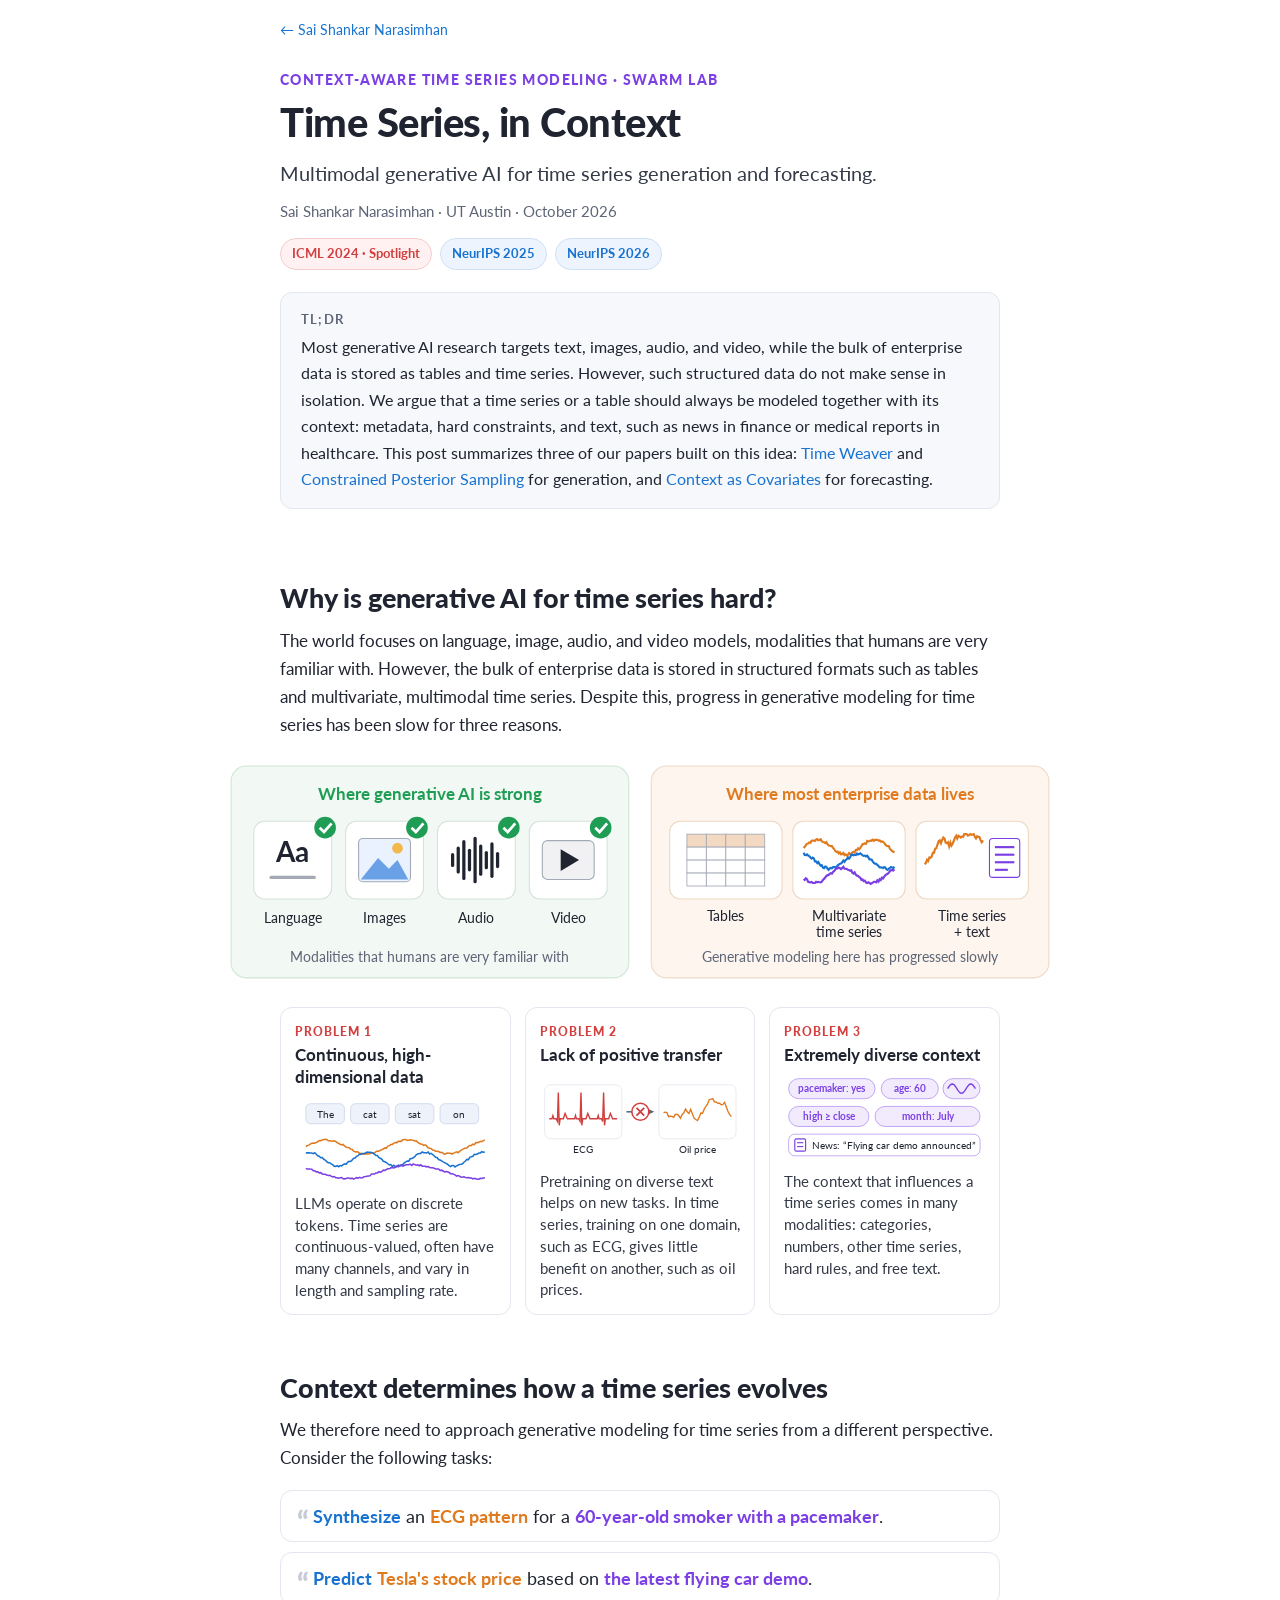
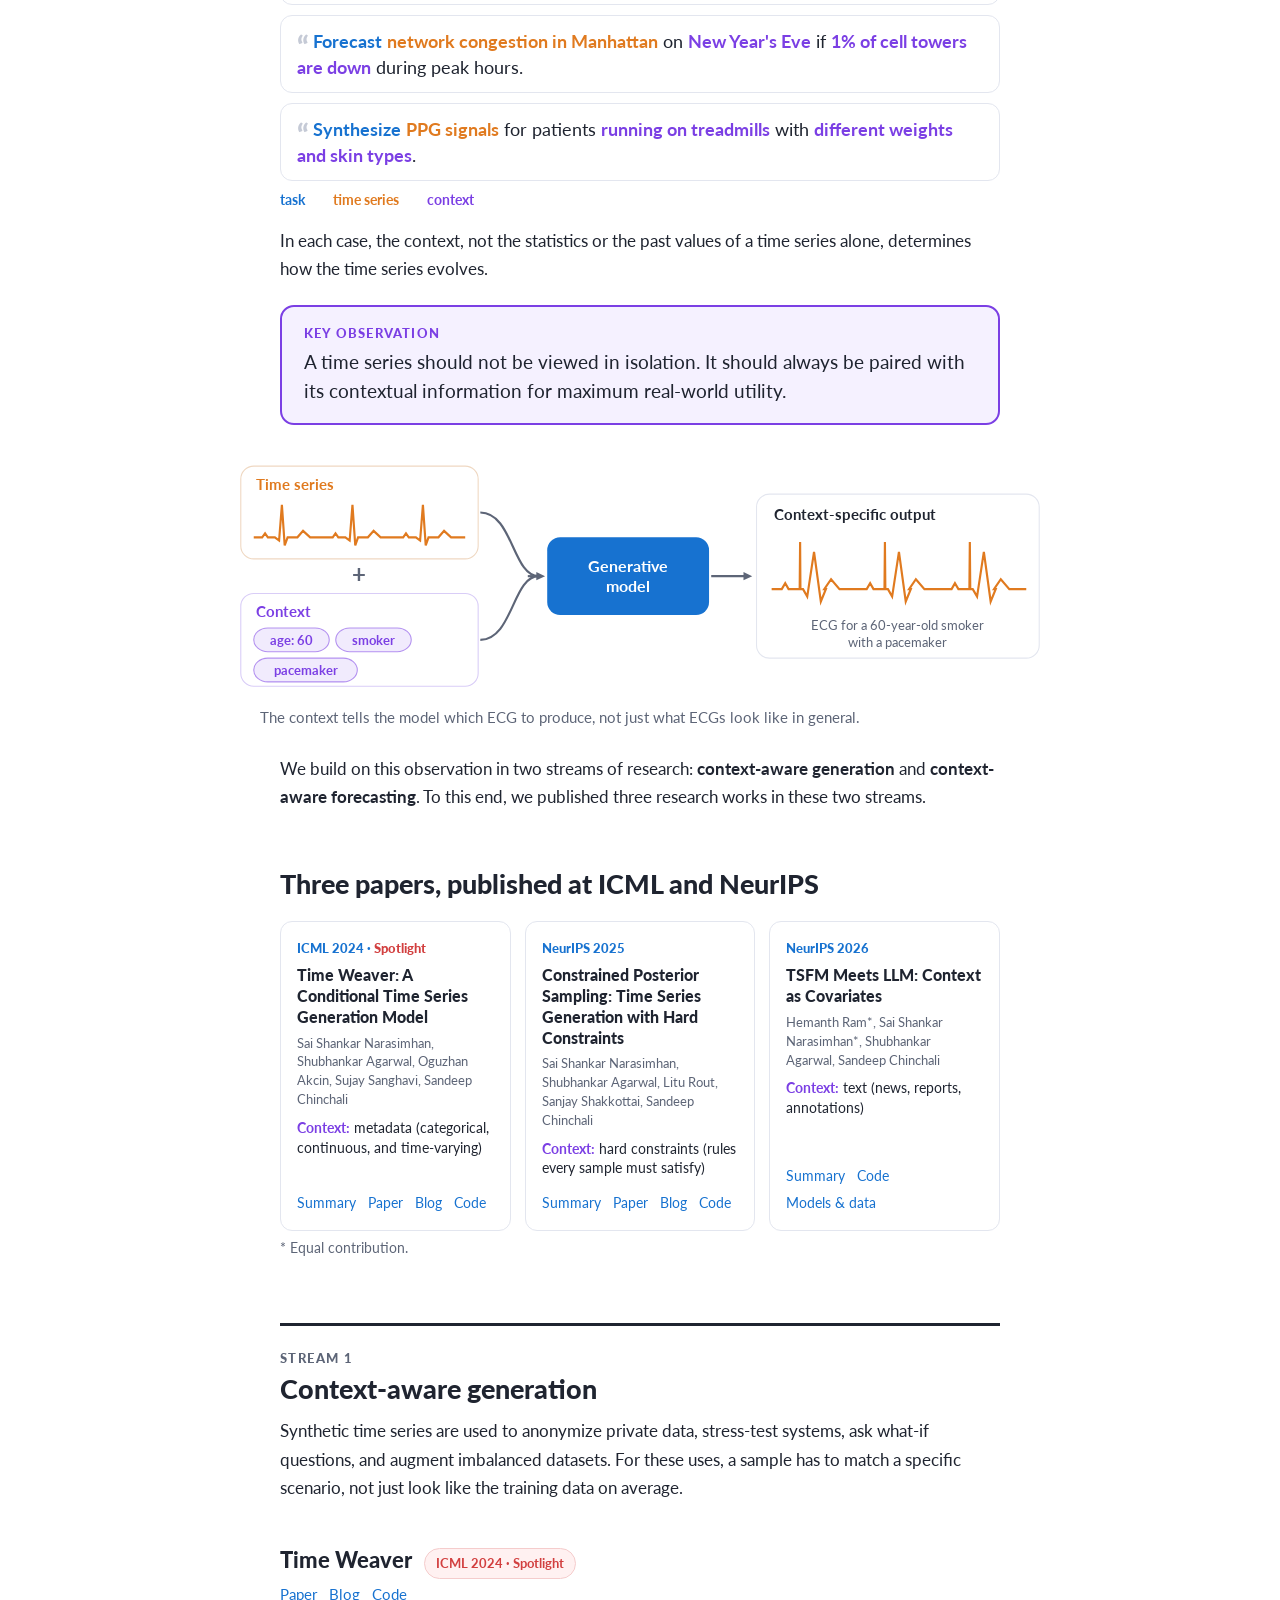
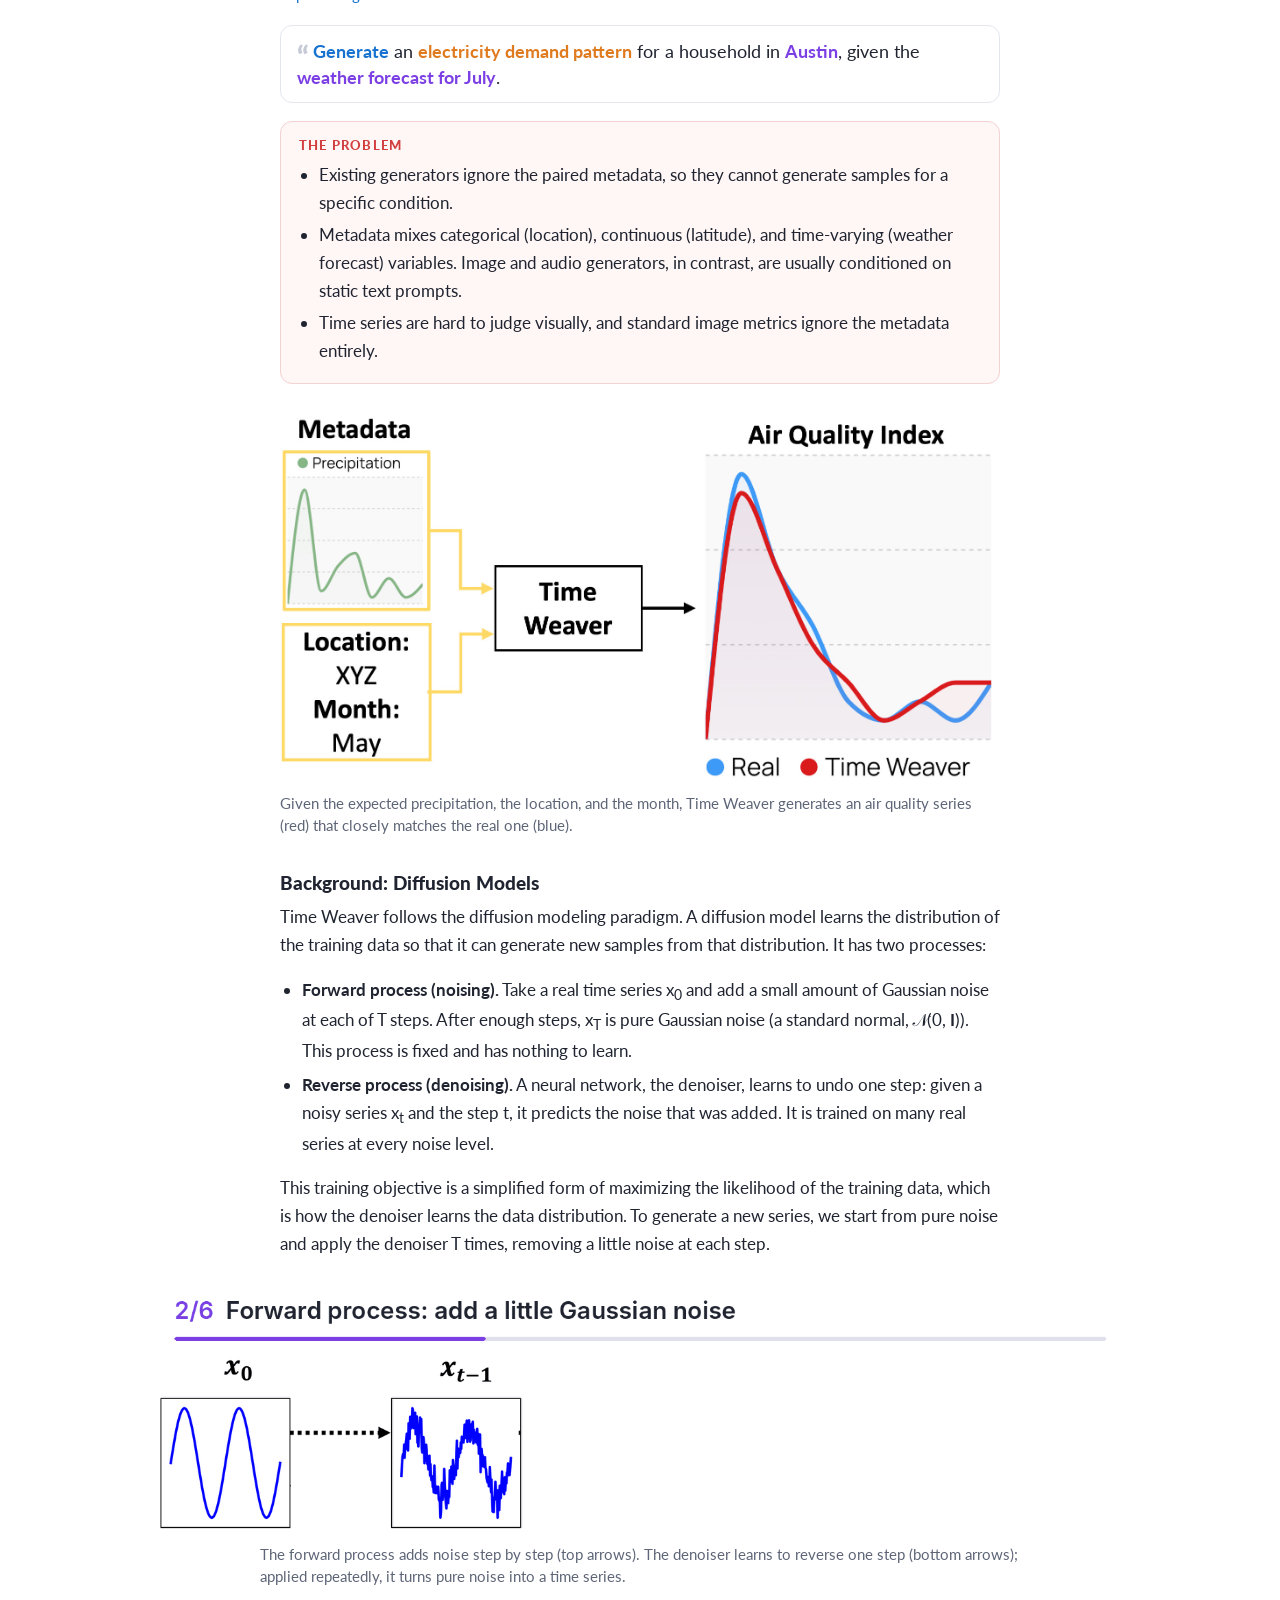
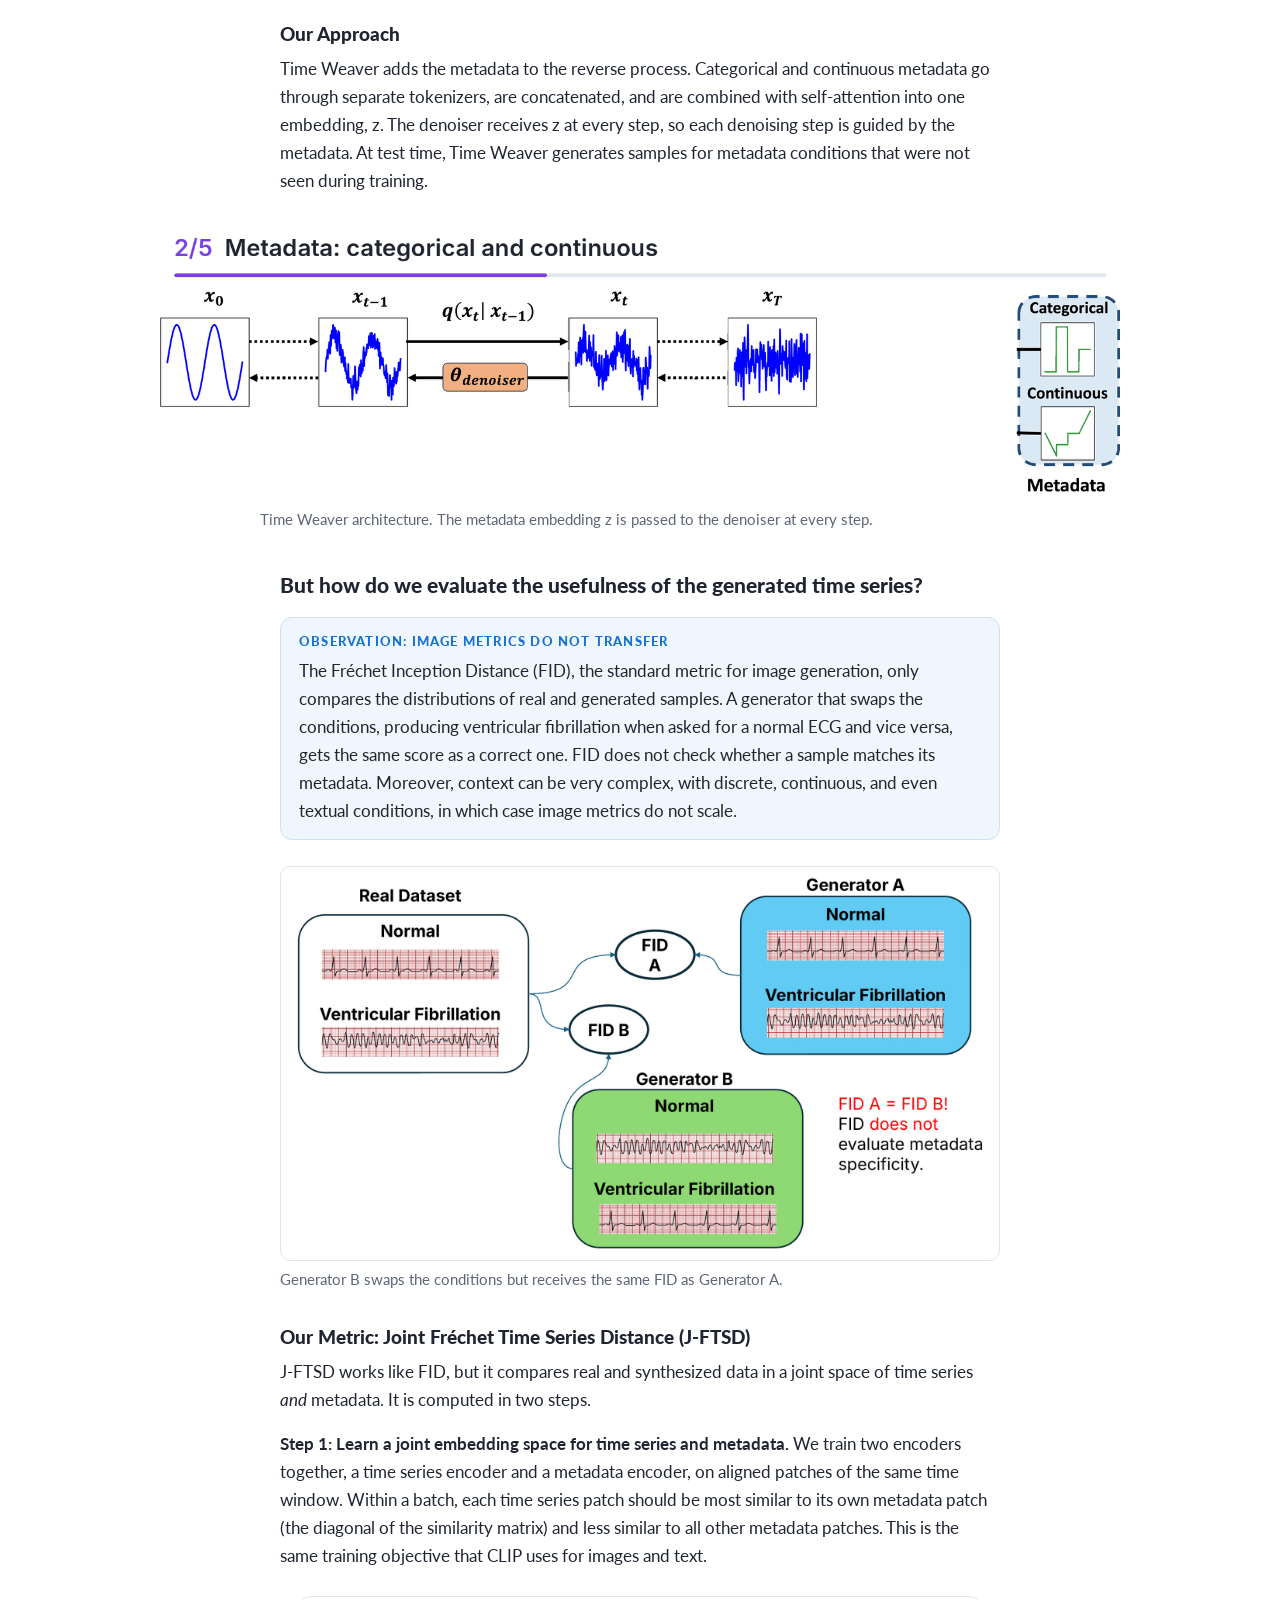
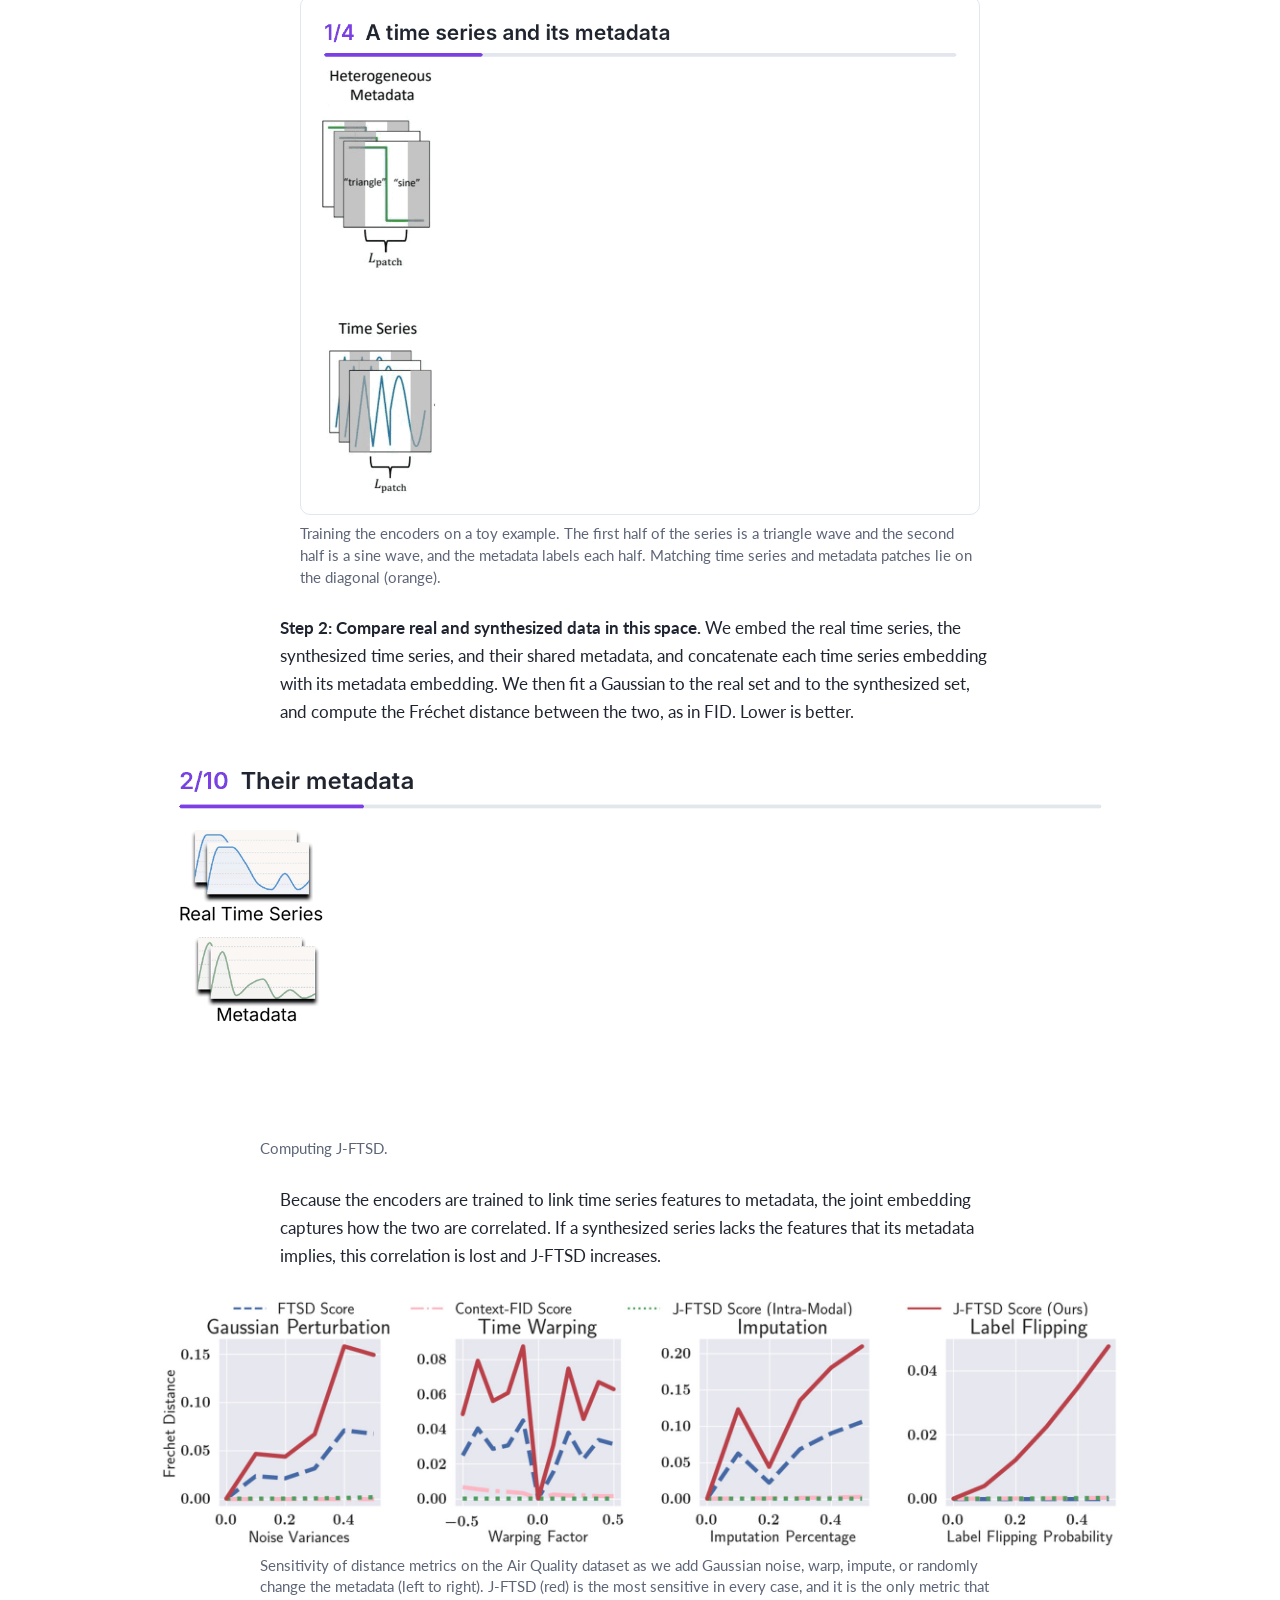
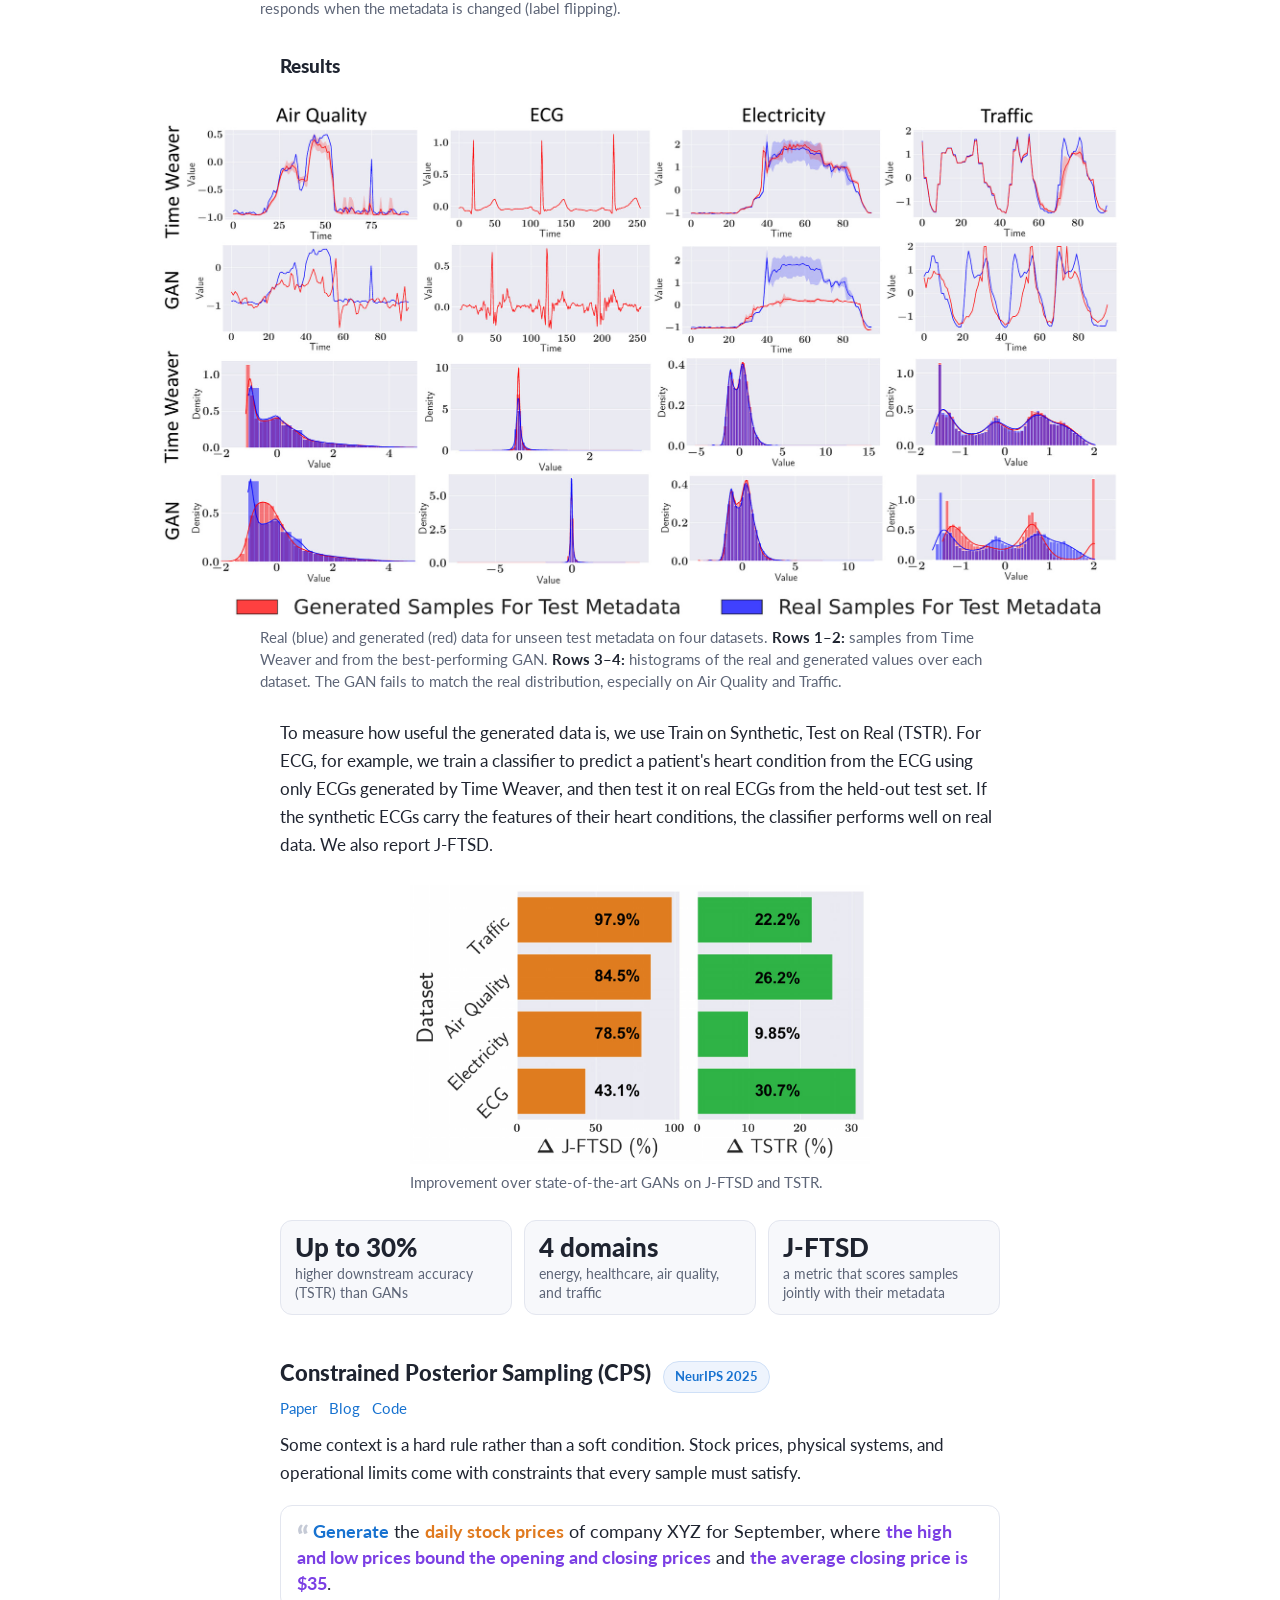
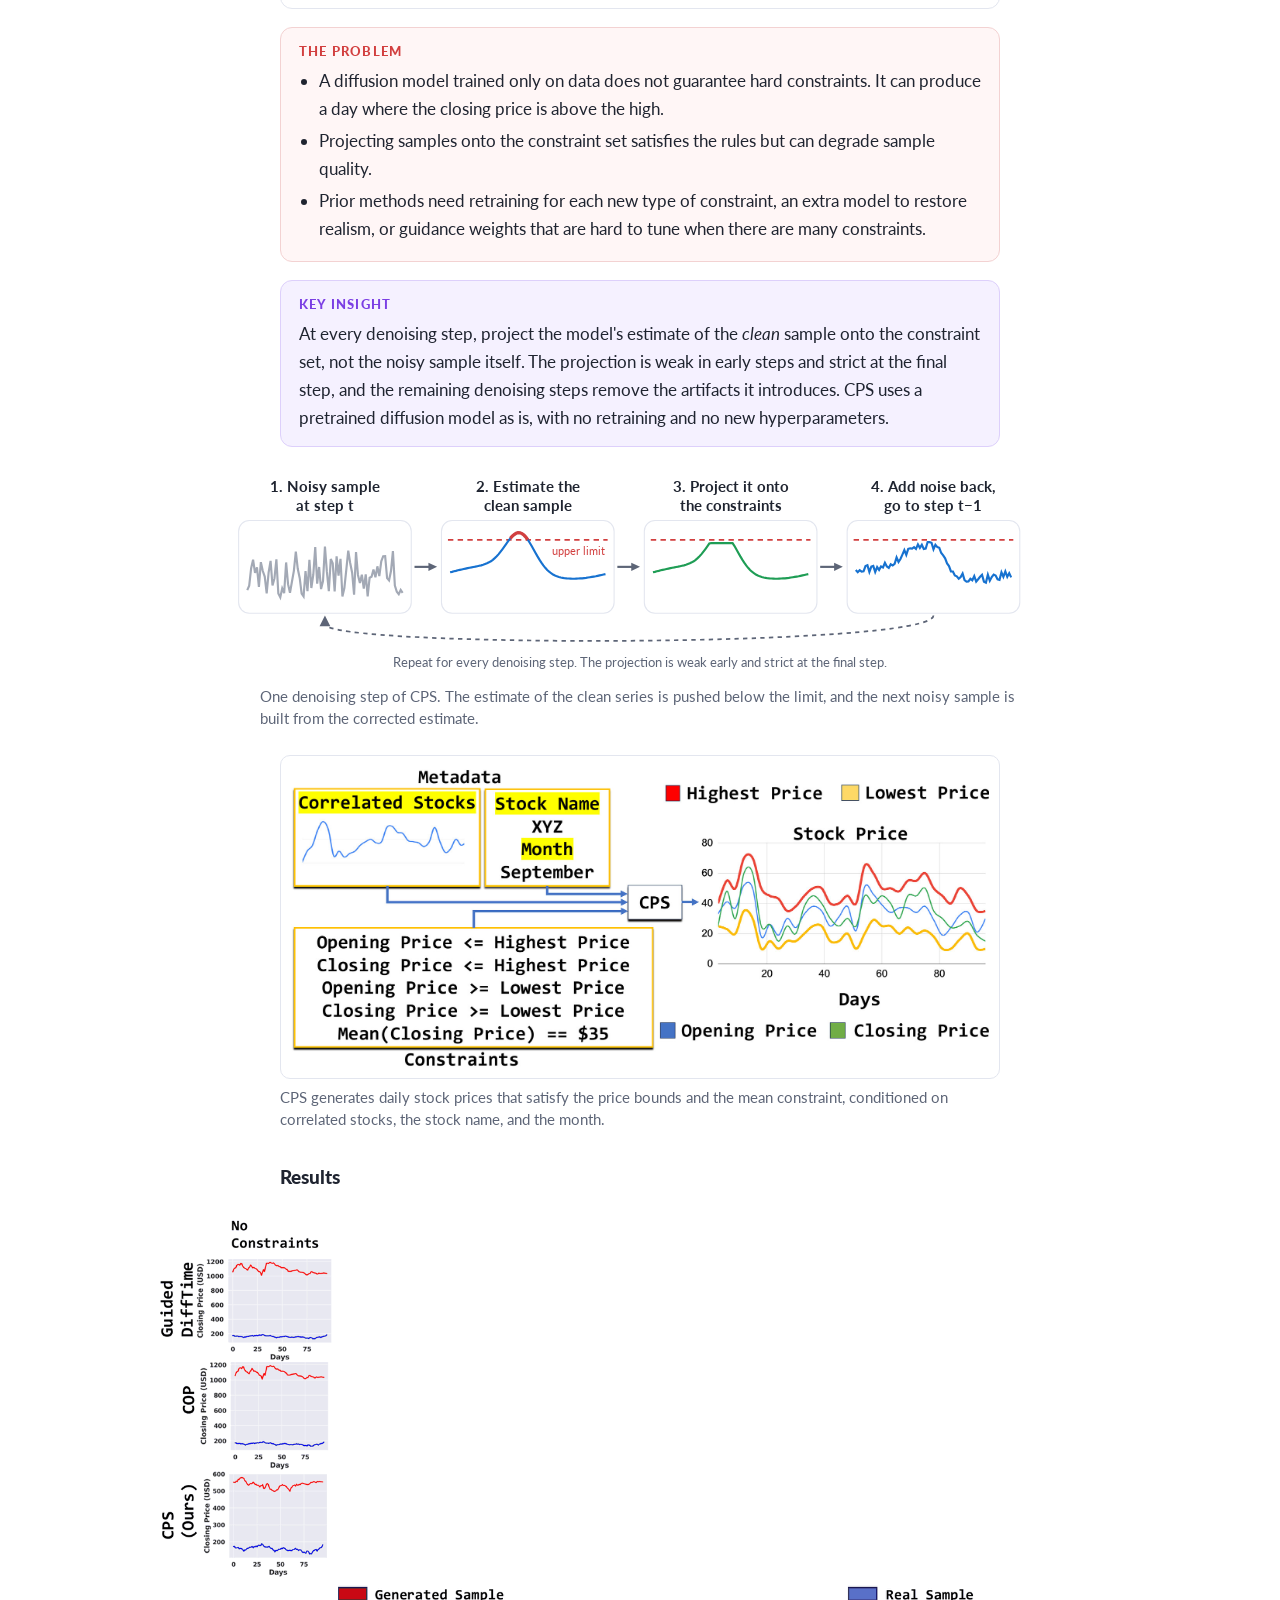
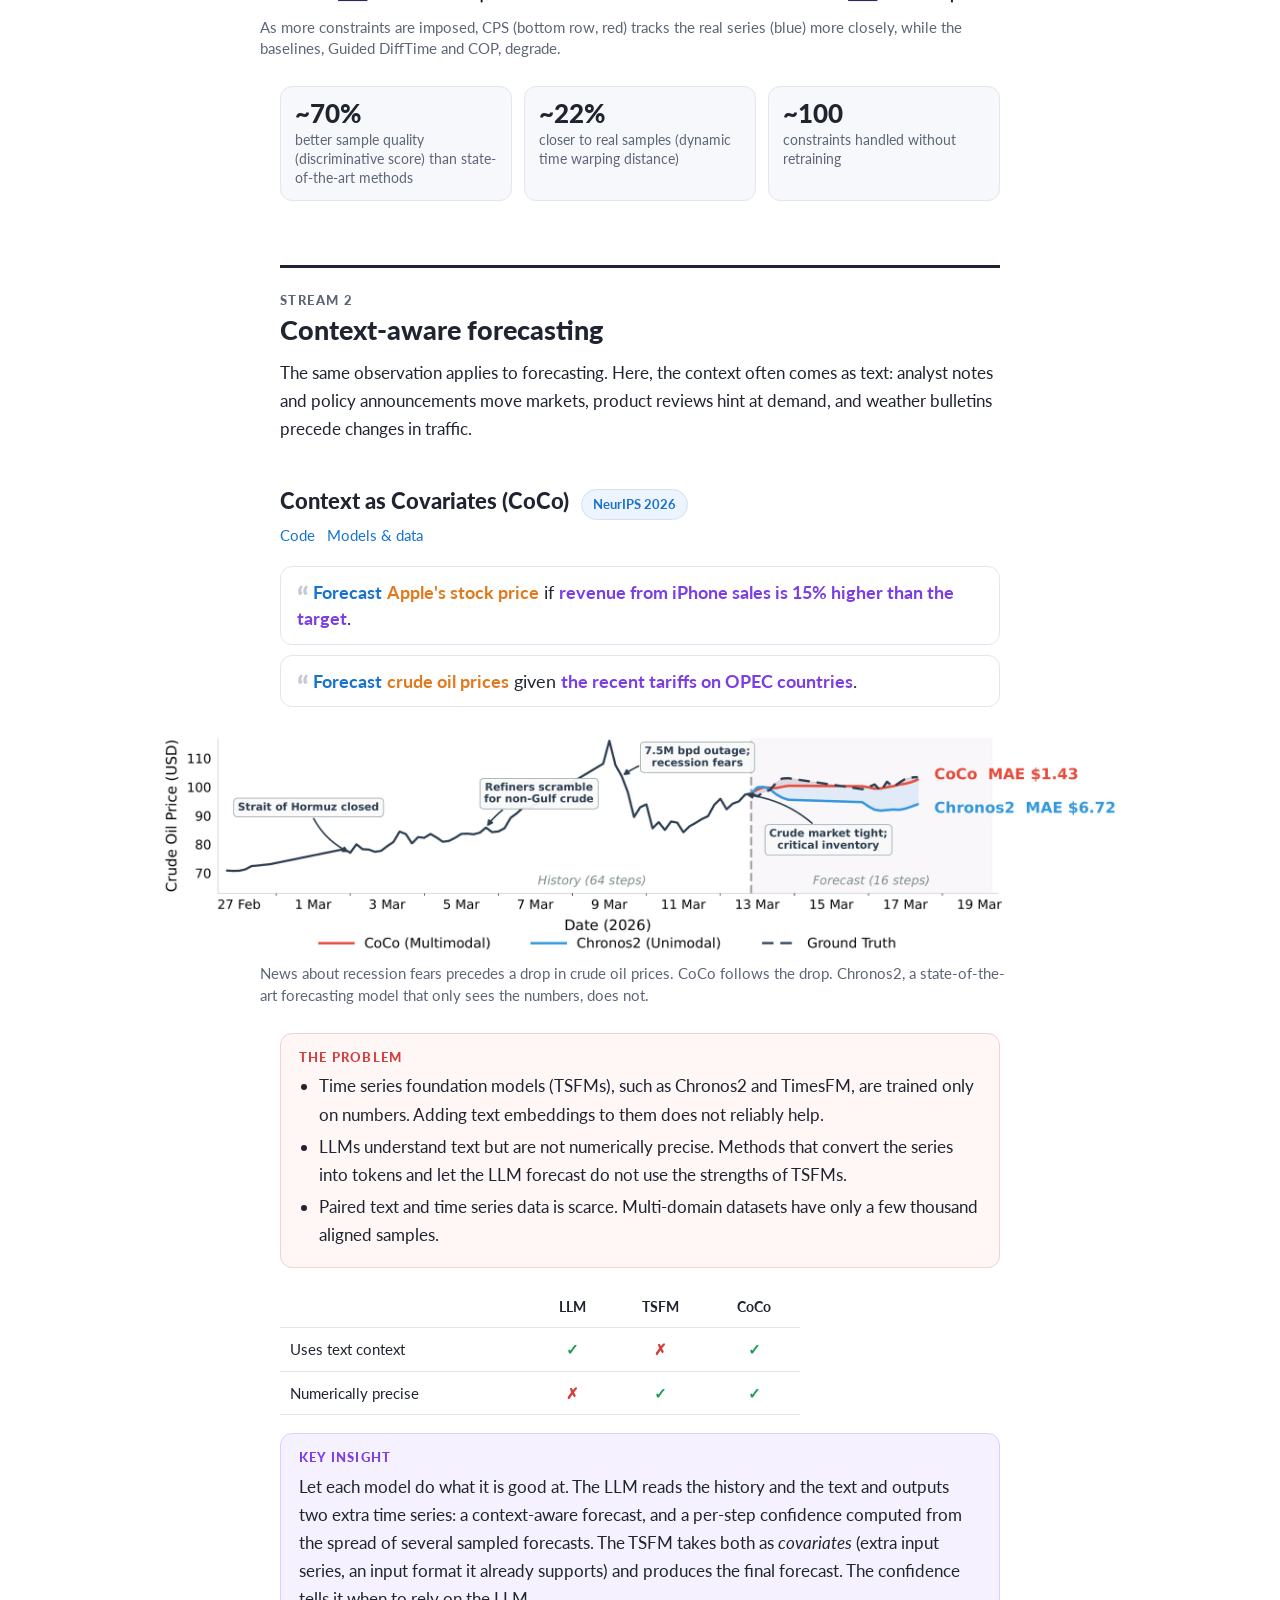
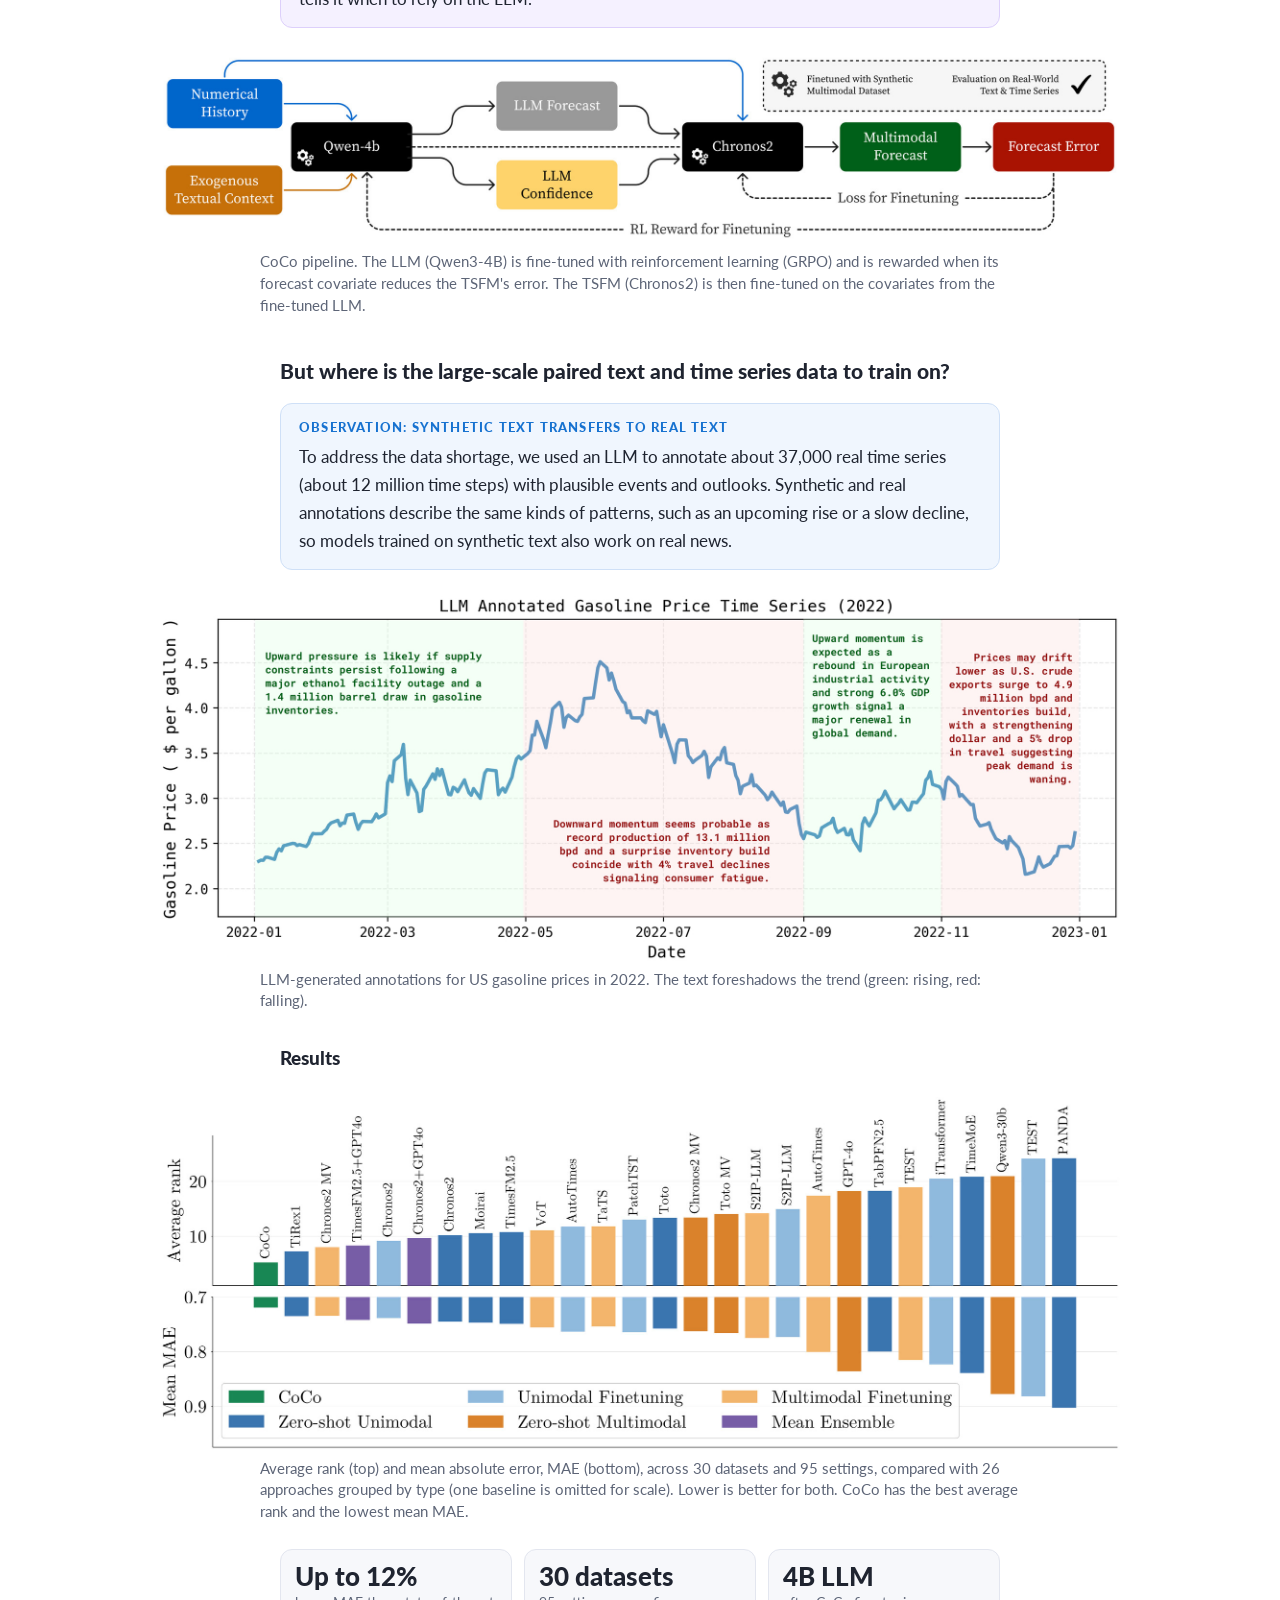
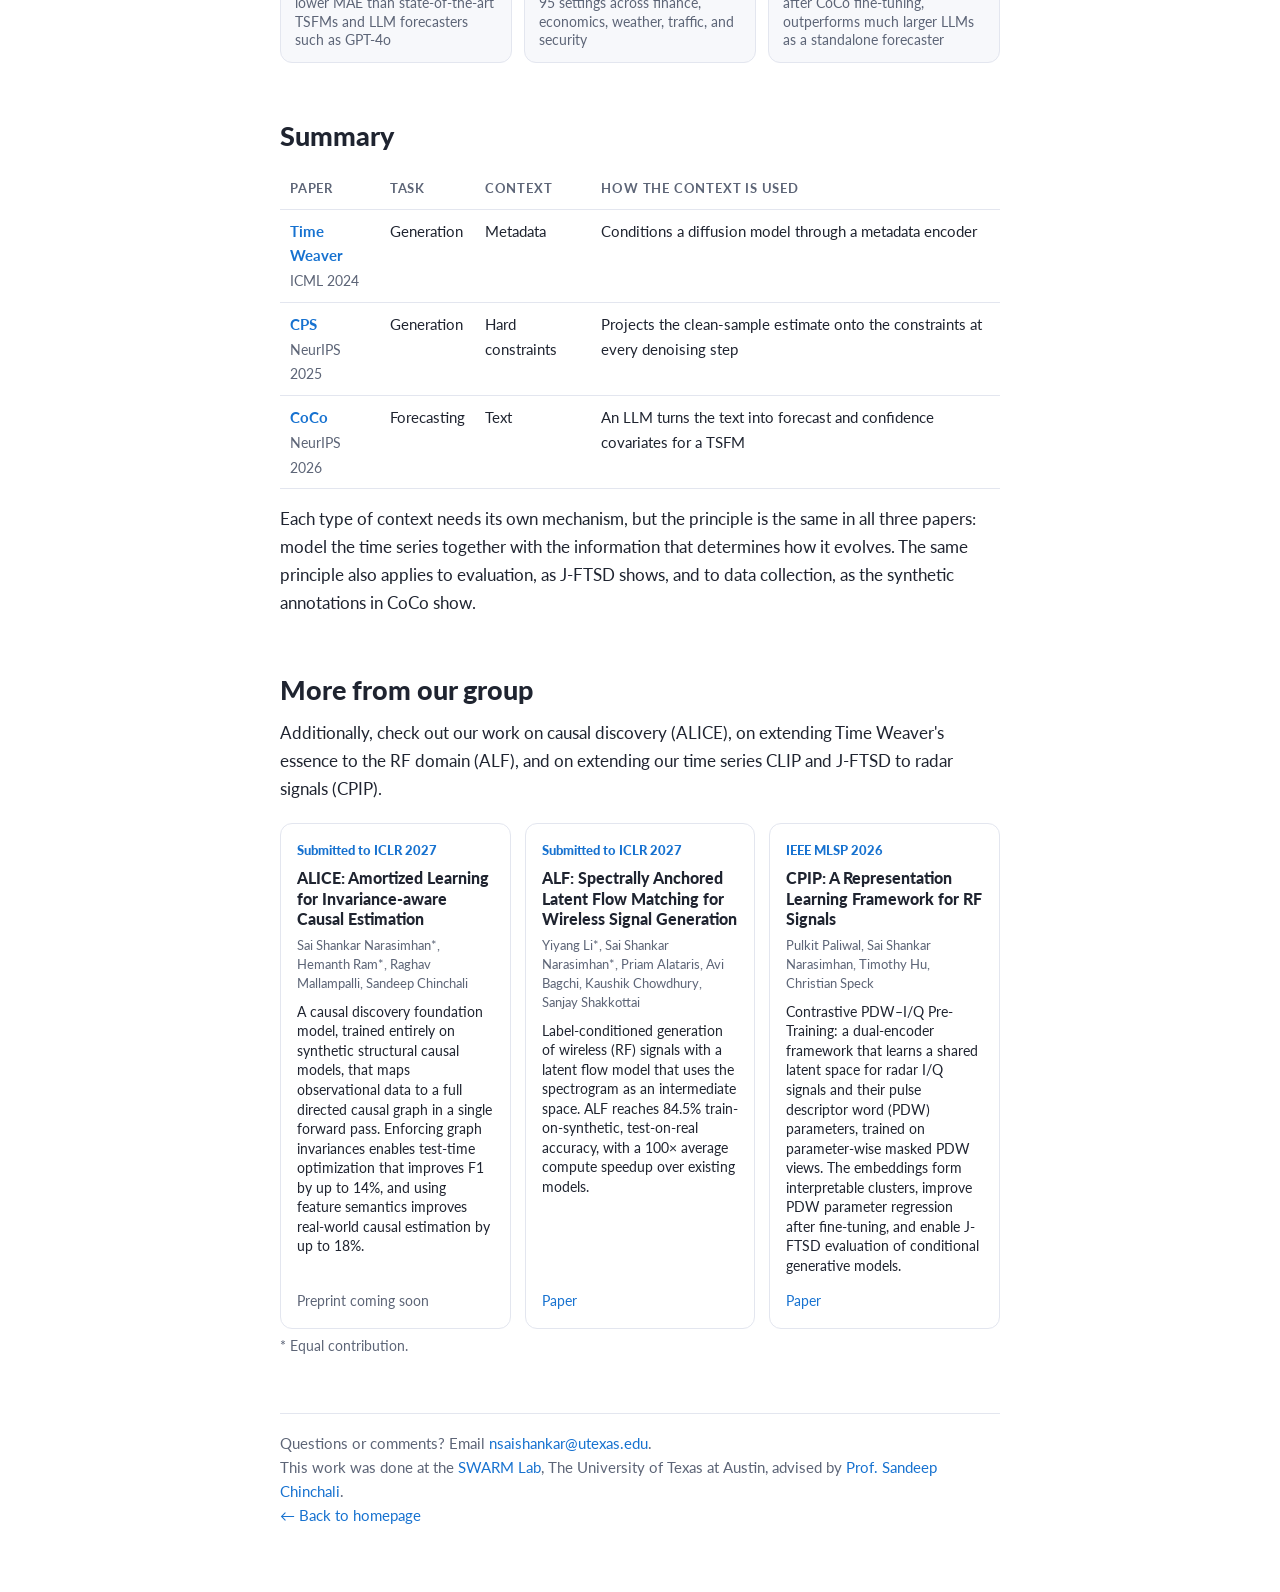
<file: blog/multimodal-ts/index.html>
<!DOCTYPE html>
<html lang="en">
<head>
<meta charset="UTF-8">
<meta name="viewport" content="width=device-width, initial-scale=1">
<title>Time Series, in Context | Context-Aware Time Series Modeling, SWARM Lab</title>
<meta name="author" content="Sai Shankar Narasimhan">
<meta name="description" content="Why time series should always be modeled with their context, and three papers (ICML 2024, NeurIPS 2025, NeurIPS 2026) that do this for generation and forecasting.">
<meta property="og:type" content="article">
<meta property="og:title" content="Time Series, in Context | Context-Aware Time Series Modeling, SWARM Lab">
<meta property="og:description" content="Time Weaver (ICML 2024), Constrained Posterior Sampling (NeurIPS 2025), and Context as Covariates (NeurIPS 2026): pairing time series with their context.">
<meta property="og:url" content="https://saishankarn.github.io/blog/multimodal-ts/">
<meta property="og:image" content="https://saishankarn.github.io/blog/multimodal-ts/img/og.jpg">
<meta name="twitter:card" content="summary_large_image">
<link rel="preconnect" href="https://fonts.googleapis.com">
<link rel="preconnect" href="https://fonts.gstatic.com" crossorigin>
<link href="https://fonts.googleapis.com/css2?family=Lato:ital,wght@0,400;0,700;0,900;1,400&display=swap" rel="stylesheet">
<style>
  :root {
    --ink: #1f2430;
    --muted: #5d6577;
    --line: #e3e6ef;
    --panel: #f7f8fb;
    --blue: #1772d0;
    --orange: #e07a1f;
    --purple: #7b3fe4;
    --green: #1f9d55;
    --red: #d23f3f;
  }
  * { box-sizing: border-box; }
  html { scroll-behavior: smooth; }
  body {
    margin: 0;
    background: #ffffff;
    color: var(--ink);
    font-family: 'Lato', Verdana, Helvetica, sans-serif;
    font-size: 17px;
    line-height: 1.65;
    -webkit-font-smoothing: antialiased;
  }
  a { color: var(--blue); text-decoration: none; }
  a:hover { color: #f09228; }
  .wrap { max-width: 760px; margin: 0 auto; padding: 0 20px 64px; }
  .topnav { max-width: 760px; margin: 0 auto; padding: 18px 20px 0; font-size: 14px; }
  header.hero { padding: 28px 0 8px; }
  h1 { font-size: 40px; line-height: 1.15; font-weight: 900; margin: 0 0 14px; letter-spacing: -0.5px; }
  h2 { font-size: 27px; line-height: 1.25; margin: 56px 0 12px; font-weight: 900; }
  h3 { font-size: 22px; line-height: 1.3; margin: 40px 0 6px; font-weight: 900; }
  p { margin: 0 0 16px; }
  .kicker { font-size: 13.5px; font-weight: 900; letter-spacing: 1.4px; text-transform: uppercase; color: var(--purple); margin-bottom: 8px; }
  .dek { font-size: 20px; line-height: 1.4; color: #343a47; margin: 0 0 12px; }
  .byline { color: var(--muted); font-size: 15px; margin-bottom: 14px; }
  .badges { display: flex; flex-wrap: wrap; gap: 8px; margin: 6px 0 4px; }
  .badge { display: inline-block; font-size: 13px; font-weight: 700; padding: 4px 11px; border-radius: 999px; background: #eef4fd; color: var(--blue); border: 1px solid #cfe0f7; white-space: nowrap; }
  .badge.spot { background: #fff1f1; color: var(--red); border-color: #f5cccc; }
  .eyebrow { font-size: 13px; font-weight: 700; letter-spacing: 1.2px; text-transform: uppercase; color: var(--muted); margin: 56px 0 -40px; }
  .tldr { background: var(--panel); border: 1px solid var(--line); border-radius: 12px; padding: 16px 20px; margin: 22px 0 8px; font-size: 16px; }
  .tldr b:first-child { display: block; font-size: 13px; letter-spacing: 1.2px; text-transform: uppercase; color: var(--muted); margin-bottom: 4px; }
  .tldr p { margin: 0; }

  figure { margin: 26px 0; }
  figure img, figure svg { width: 100%; height: auto; display: block; }
  figure.card img { border: 1px solid var(--line); border-radius: 10px; padding: 10px; background: #fff; }
  figcaption { font-size: 14.5px; color: var(--muted); margin-top: 8px; line-height: 1.5; }
  figcaption b { color: var(--ink); }
  .wide > figcaption { max-width: 760px; margin-left: auto; margin-right: auto; padding: 0 0; }
  .wide { width: min(960px, calc(100vw - 40px)); position: relative; left: 50%; transform: translateX(-50%); }
  .fig-row { display: grid; grid-template-columns: 1.75fr 1fr; gap: 18px; align-items: end; }

  .problems { display: grid; grid-template-columns: repeat(3, 1fr); gap: 14px; margin: 22px 0 10px; }
  .pcard { border: 1px solid var(--line); border-radius: 12px; padding: 14px 14px 12px; background: #fff; }
  ul.steps { padding-left: 22px; margin: 0 0 16px; }
  ul.steps li { margin: 6px 0; }
  p.q { font-size: 21px; line-height: 1.35; font-weight: 900; margin: 40px 0 14px; color: var(--ink); }
  h4.sub { font-size: 19px; line-height: 1.3; margin: 34px 0 8px; font-weight: 900; }
  .pcard .num { font-size: 12px; font-weight: 900; color: var(--red); letter-spacing: 1px; text-transform: uppercase; }
  .pcard h4 { margin: 2px 0 8px; font-size: 17px; line-height: 1.3; }
  .pcard svg { width: 100%; height: auto; display: block; margin: 4px 0 10px; }
  .pcard p { font-size: 14.5px; line-height: 1.5; margin: 0; color: #343a47; }

  .prompts { list-style: none; padding: 0; margin: 18px 0 8px; display: grid; gap: 10px; }
  .prompt { border: 1px solid var(--line); background: #fff; border-radius: 12px; padding: 12px 16px; font-size: 18px; line-height: 1.45; }
  .prompt::before { content: "\201C"; color: #c5cad6; font-size: 30px; line-height: 0; vertical-align: -10px; margin-right: 4px; font-weight: 900; }
  .t { color: var(--blue); font-weight: 700; }
  .s { color: var(--orange); font-weight: 700; }
  .c { color: var(--purple); font-weight: 700; }
  .legend { font-size: 13.5px; color: var(--muted); margin: 6px 0 0; }
  .legend span { margin-right: 14px; }

  .box { border-radius: 12px; padding: 14px 18px; margin: 18px 0; border: 1px solid; }
  .box .lbl { display: block; font-size: 12.5px; font-weight: 900; letter-spacing: 1.2px; text-transform: uppercase; margin-bottom: 4px; }
  .box ul { margin: 4px 0 0; padding-left: 20px; }
  .box li { margin: 4px 0; }
  .box p { margin: 0; }
  .box.problem { background: #fff6f6; border-color: #f3d2d2; }
  .box.problem .lbl { color: var(--red); }
  .box.insight { background: #f5f1ff; border-color: #ddd0fb; }
  .box.insight .lbl { color: var(--purple); }
  .box.obs { background: #f0f6fe; border-color: #cfe0f7; }
  .box.obs .lbl { color: var(--blue); }
  .keyobs { background: #f5f1ff; border: 2px solid var(--purple); border-radius: 14px; padding: 18px 22px; margin: 22px 0; font-size: 19px; line-height: 1.5; }
  .keyobs .lbl { display: block; font-size: 12.5px; font-weight: 900; letter-spacing: 1.2px; text-transform: uppercase; color: var(--purple); margin-bottom: 4px; }

  .papers { display: grid; grid-template-columns: repeat(3, 1fr); gap: 14px; margin: 20px 0 6px; }
  .papers.two { grid-template-columns: repeat(2, 1fr); }
  .paper { border: 1px solid var(--line); border-radius: 12px; padding: 16px; background: #fff; display: flex; flex-direction: column; }
  .paper .venue { font-size: 13px; font-weight: 900; color: var(--blue); }
  .paper .venue em { font-style: normal; color: var(--red); }
  .paper .ttl { font-weight: 900; font-size: 16px; line-height: 1.3; margin: 6px 0 6px; color: var(--ink); }
  .paper .auth { font-size: 13px; color: var(--muted); line-height: 1.45; margin-bottom: 10px; }
  .paper .ctx { font-size: 13.5px; line-height: 1.45; margin-bottom: 12px; }
  .paper .ctx b { color: var(--purple); }
  .paper .links { margin-top: auto; font-size: 14px; display: flex; flex-wrap: wrap; gap: 4px 12px; }

  .phead { display: flex; flex-wrap: wrap; align-items: baseline; gap: 6px 12px; margin: 44px 0 4px; }
  .phead h3 { margin: 0; }
  .plinks { font-size: 14.5px; color: var(--muted); margin-bottom: 10px; }
  .plinks a { margin-right: 12px; }
  .stream { margin-top: 64px; padding-top: 22px; border-top: 3px solid var(--ink); }
  .stream .eye { font-size: 13px; font-weight: 900; letter-spacing: 1.4px; text-transform: uppercase; color: var(--muted); }
  .stream h2 { margin-top: 2px; }

  .stats { display: grid; grid-template-columns: repeat(3, 1fr); gap: 12px; margin: 20px 0 8px; }
  .stat { background: var(--panel); border: 1px solid var(--line); border-radius: 12px; padding: 12px 14px; }
  .stat .v { font-size: 26px; font-weight: 900; line-height: 1.15; color: var(--ink); }
  .stat .k { font-size: 13.5px; color: var(--muted); line-height: 1.4; margin-top: 2px; }

  table { border-collapse: collapse; width: 100%; font-size: 15px; }
  th, td { text-align: left; padding: 9px 10px; border-bottom: 1px solid var(--line); vertical-align: top; }
  th { font-size: 13px; text-transform: uppercase; letter-spacing: .8px; color: var(--muted); }
  .cmp td:not(:first-child), .cmp th:not(:first-child) { text-align: center; }
  .yes { color: var(--green); font-weight: 900; }
  .no { color: var(--red); font-weight: 900; }
  .tablewrap { overflow-x: auto; margin: 16px 0; }
  .cmp { max-width: 520px; }
  .cmp th { text-transform: none; font-size: 14px; letter-spacing: 0; color: var(--ink); }
  .duo { display: grid; grid-template-columns: 1fr 1fr; gap: 16px; }
  .m-only, .m-inline { display: none; }
  .scrollx { overflow-x: auto; -webkit-overflow-scrolling: touch; }

  footer { margin-top: 56px; padding-top: 18px; border-top: 1px solid var(--line); font-size: 14.5px; color: var(--muted); }

  @media (max-width: 760px) {
    body { font-size: 16.5px; }
    h1 { font-size: 31px; }
    h2 { font-size: 24px; }
    .problems, .papers, .papers.two, .stats { grid-template-columns: 1fr; }
    .fig-row, .duo { grid-template-columns: 1fr; }
    .d-only { display: none; }
    .m-only { display: block; }
    .m-inline { display: inline; }
    .scrollx img { min-width: 760px; }
    .m-only svg { max-width: 420px; margin: 0 auto; }
    .prompt { font-size: 16.5px; }
    .keyobs { font-size: 17.5px; }
  }
</style>
</head>
<body>
<nav class="topnav"><a href="../../index.html">&larr; Sai Shankar Narasimhan</a></nav>
<main class="wrap">

<header class="hero">
  <div class="kicker">Context-Aware Time Series Modeling &middot; SWARM Lab</div>
  <h1>Time Series, in Context</h1>
  <div class="dek">Multimodal generative AI for time series generation and forecasting.</div>
  <div class="byline">Sai Shankar Narasimhan &middot; UT Austin &middot; October 2026</div>
  <div class="badges">
    <a class="badge spot" href="#time-weaver">ICML 2024 &middot; Spotlight</a>
    <a class="badge" href="#cps">NeurIPS 2025</a>
    <a class="badge" href="#coco">NeurIPS 2026</a>
  </div>
  <div class="tldr">
    <b>TL;DR</b>
    <p>Most generative AI research targets text, images, audio, and video, while the bulk of enterprise data is stored as tables and time series. However, such structured data do not make sense in isolation. We argue that a time series or a table should always be modeled together with its context: metadata, hard constraints, and text, such as news in finance or medical reports in healthcare. This post summarizes three of our papers built on this idea: <a href="#time-weaver">Time Weaver</a> and <a href="#cps">Constrained Posterior Sampling</a> for generation, and <a href="#coco">Context as Covariates</a> for forecasting.</p>
  </div>
</header>

<h2 id="why">Why is generative AI for time series hard?</h2>
<p>The world focuses on language, image, audio, and video models, modalities that humans are very familiar with. However, the bulk of enterprise data is stored in structured formats such as tables and multivariate, multimodal time series. Despite this, progress in generative modeling for time series has been slow for three reasons.</p>

<figure class="wide duo" style="max-width:820px">
<div><svg viewBox="0 0 372 200" role="img" aria-label="Generative AI is strong on language, images, audio and video; enterprise data is mostly tables and time series" xmlns="http://www.w3.org/2000/svg" font-family="Lato, Helvetica, Arial, sans-serif"><rect x="1" y="1" width="368" height="196" rx="14" fill="#f2f8f4" stroke="#cfe6d6"/><text x="185" y="32" text-anchor="middle" font-size="16" font-weight="700" fill="#1f9d55">Where generative AI is strong</text><rect x="22" y="52" width="72" height="72" rx="10" fill="#fff" stroke="#d5e3da"/><text x="58" y="90" text-anchor="middle" font-size="26" font-weight="700" fill="#1f2430">Aa</text><line x1="38" y1="104" x2="78" y2="104" stroke="#a3a9b5" stroke-width="3" stroke-linecap="round"/><text x="58" y="146" text-anchor="middle" font-size="13" fill="#1f2430">Language</text><circle cx="88" cy="58" r="10" fill="#1f9d55"/><path d="M83,58 l4,4 l7,-8" stroke="#fff" stroke-width="2.5" fill="none"/><rect x="107" y="52" width="72" height="72" rx="10" fill="#fff" stroke="#d5e3da"/><rect x="119" y="68" width="48" height="40" rx="4" fill="#eaf2ff" stroke="#a3a9b5"/><polygon points="121,106 137,86 147,96 155,88 165,106" fill="#6aa0e6"/><circle cx="155" cy="77" r="5" fill="#f2b84b"/><text x="143" y="146" text-anchor="middle" font-size="13" fill="#1f2430">Images</text><circle cx="173" cy="58" r="10" fill="#1f9d55"/><path d="M168,58 l4,4 l7,-8" stroke="#fff" stroke-width="2.5" fill="none"/><rect x="192" y="52" width="72" height="72" rx="10" fill="#fff" stroke="#d5e3da"/><line x1="206.0" y1="83.0" x2="206.0" y2="93.0" stroke="#1f2430" stroke-width="3" stroke-linecap="round"/><line x1="211.2" y1="77.0" x2="211.2" y2="99.0" stroke="#1f2430" stroke-width="3" stroke-linecap="round"/><line x1="216.4" y1="71.0" x2="216.4" y2="105.0" stroke="#1f2430" stroke-width="3" stroke-linecap="round"/><line x1="221.6" y1="79.0" x2="221.6" y2="97.0" stroke="#1f2430" stroke-width="3" stroke-linecap="round"/><line x1="226.8" y1="68.0" x2="226.8" y2="108.0" stroke="#1f2430" stroke-width="3" stroke-linecap="round"/><line x1="232.0" y1="75.0" x2="232.0" y2="101.0" stroke="#1f2430" stroke-width="3" stroke-linecap="round"/><line x1="237.2" y1="81.0" x2="237.2" y2="95.0" stroke="#1f2430" stroke-width="3" stroke-linecap="round"/><line x1="242.4" y1="73.0" x2="242.4" y2="103.0" stroke="#1f2430" stroke-width="3" stroke-linecap="round"/><line x1="247.6" y1="82.0" x2="247.6" y2="94.0" stroke="#1f2430" stroke-width="3" stroke-linecap="round"/><text x="228" y="146" text-anchor="middle" font-size="13" fill="#1f2430">Audio</text><circle cx="258" cy="58" r="10" fill="#1f9d55"/><path d="M253,58 l4,4 l7,-8" stroke="#fff" stroke-width="2.5" fill="none"/><rect x="277" y="52" width="72" height="72" rx="10" fill="#fff" stroke="#d5e3da"/><rect x="289" y="70" width="48" height="36" rx="5" fill="#f1f1f4" stroke="#a3a9b5"/><polygon points="306,78 306,98 323,88" fill="#1f2430"/><text x="313" y="146" text-anchor="middle" font-size="13" fill="#1f2430">Video</text><circle cx="343" cy="58" r="10" fill="#1f9d55"/><path d="M338,58 l4,4 l7,-8" stroke="#fff" stroke-width="2.5" fill="none"/><text x="185" y="182" text-anchor="middle" font-size="12.5" fill="#5d6577">Modalities that humans are very familiar with</text><rect x="391" y="1" width="368" height="196" rx="14" fill="#fdf5ee" stroke="#f0d9c3"/><text x="575" y="32" text-anchor="middle" font-size="16" font-weight="700" fill="#e07a1f">Where most enterprise data lives</text><rect x="408" y="52" width="104" height="72" rx="10" fill="#fff" stroke="#efd8c2"/><rect x="424" y="64" width="18" height="12" fill="#f3d9c2" stroke="#a3a9b5" stroke-width=".8"/><rect x="442" y="64" width="18" height="12" fill="#f3d9c2" stroke="#a3a9b5" stroke-width=".8"/><rect x="460" y="64" width="18" height="12" fill="#f3d9c2" stroke="#a3a9b5" stroke-width=".8"/><rect x="478" y="64" width="18" height="12" fill="#f3d9c2" stroke="#a3a9b5" stroke-width=".8"/><rect x="424" y="76" width="18" height="12" fill="#fff" stroke="#a3a9b5" stroke-width=".8"/><rect x="442" y="76" width="18" height="12" fill="#fff" stroke="#a3a9b5" stroke-width=".8"/><rect x="460" y="76" width="18" height="12" fill="#fff" stroke="#a3a9b5" stroke-width=".8"/><rect x="478" y="76" width="18" height="12" fill="#fff" stroke="#a3a9b5" stroke-width=".8"/><rect x="424" y="88" width="18" height="12" fill="#fff" stroke="#a3a9b5" stroke-width=".8"/><rect x="442" y="88" width="18" height="12" fill="#fff" stroke="#a3a9b5" stroke-width=".8"/><rect x="460" y="88" width="18" height="12" fill="#fff" stroke="#a3a9b5" stroke-width=".8"/><rect x="478" y="88" width="18" height="12" fill="#fff" stroke="#a3a9b5" stroke-width=".8"/><rect x="424" y="100" width="18" height="12" fill="#fff" stroke="#a3a9b5" stroke-width=".8"/><rect x="442" y="100" width="18" height="12" fill="#fff" stroke="#a3a9b5" stroke-width=".8"/><rect x="460" y="100" width="18" height="12" fill="#fff" stroke="#a3a9b5" stroke-width=".8"/><rect x="478" y="100" width="18" height="12" fill="#fff" stroke="#a3a9b5" stroke-width=".8"/><text x="460.0" y="144" text-anchor="middle" font-size="13" fill="#1f2430">Tables</text><rect x="522" y="52" width="104" height="72" rx="10" fill="#fff" stroke="#efd8c2"/><path d="M532.0,76.8 L533.0,75.7 L534.1,74.1 L535.1,72.8 L536.2,72.7 L537.2,71.7 L538.3,71.9 L539.4,70.1 L540.4,70.0 L541.5,69.9 L542.5,70.3 L543.5,69.1 L544.6,68.5 L545.6,69.6 L546.7,69.4 L547.8,68.7 L548.8,70.6 L549.9,71.2 L550.9,71.4 L552.0,72.2 L553.0,71.4 L554.0,73.2 L555.1,74.4 L556.1,74.7 L557.2,75.1 L558.2,75.0 L559.3,76.7 L560.4,78.0 L561.4,79.6 L562.5,80.5 L563.5,80.1 L564.5,81.7 L565.6,80.8 L566.6,82.6 L567.7,82.5 L568.8,81.5 L569.8,83.4 L570.9,82.7 L571.9,83.8 L573.0,83.3 L574.0,81.5 L575.0,82.3 L576.1,82.8 L577.1,80.8 L578.2,80.4 L579.2,81.0 L580.3,78.6 L581.4,78.7 L582.4,77.1 L583.5,78.0 L584.5,76.7 L585.5,75.0 L586.6,73.3 L587.6,73.0 L588.7,72.6 L589.8,72.9 L590.8,70.3 L591.9,70.7 L592.9,70.6 L594.0,69.8 L595.0,70.1 L596.0,69.2 L597.1,70.1 L598.1,69.3 L599.2,69.3 L600.2,69.2 L601.3,69.9 L602.4,69.8 L603.4,70.8 L604.5,70.7 L605.5,71.1 L606.5,71.9 L607.6,73.7 L608.6,74.6 L609.7,75.1 L610.8,75.0 L611.8,77.5 L612.9,78.6 L613.9,79.6 L615.0,80.2 L616.0,81.1" stroke="#e07a1f" stroke-width="2" fill="none"/><path d="M532.0,81.3 L533.0,83.3 L534.1,83.4 L535.1,82.7 L536.2,83.8 L537.2,84.3 L538.3,85.5 L539.4,86.6 L540.4,85.7 L541.5,86.4 L542.5,89.2 L543.5,89.1 L544.6,90.8 L545.6,89.8 L546.7,91.7 L547.8,93.2 L548.8,92.7 L549.9,95.1 L550.9,95.5 L552.0,93.9 L553.0,94.3 L554.0,95.8 L555.1,97.0 L556.1,95.7 L557.2,95.3 L558.2,95.6 L559.3,94.4 L560.4,94.5 L561.4,94.6 L562.5,94.2 L563.5,92.9 L564.5,92.2 L565.6,91.4 L566.6,91.2 L567.7,90.0 L568.8,88.4 L569.8,89.5 L570.9,88.0 L571.9,87.3 L573.0,85.4 L574.0,86.6 L575.0,85.5 L576.1,83.1 L577.1,83.0 L578.2,83.5 L579.2,83.1 L580.3,83.3 L581.4,81.9 L582.4,82.8 L583.5,82.4 L584.5,81.7 L585.5,82.6 L586.6,83.7 L587.6,84.1 L588.7,83.8 L589.8,84.6 L590.8,84.0 L591.9,85.3 L592.9,87.4 L594.0,87.3 L595.0,87.6 L596.0,89.4 L597.1,90.6 L598.1,91.4 L599.2,91.5 L600.2,92.5 L601.3,93.4 L602.4,94.7 L603.4,94.6 L604.5,94.8 L605.5,95.4 L606.5,94.6 L607.6,94.8 L608.6,96.5 L609.7,97.1 L610.8,96.0 L611.8,95.3 L612.9,94.4 L613.9,94.8 L615.0,95.4 L616.0,94.2" stroke="#1772d0" stroke-width="2" fill="none"/><path d="M532.0,105.5 L533.0,106.3 L534.1,104.9 L535.1,105.7 L536.2,108.1 L537.2,108.4 L538.3,108.7 L539.4,108.2 L540.4,109.1 L541.5,109.2 L542.5,109.2 L543.5,108.1 L544.6,108.5 L545.6,108.1 L546.7,108.5 L547.8,108.7 L548.8,108.0 L549.9,106.3 L550.9,105.4 L552.0,104.1 L553.0,102.8 L554.0,101.9 L555.1,102.0 L556.1,100.8 L557.2,100.1 L558.2,100.5 L559.3,98.8 L560.4,98.1 L561.4,96.7 L562.5,95.5 L563.5,95.7 L564.5,94.9 L565.6,95.4 L566.6,96.3 L567.7,95.4 L568.8,94.2 L569.8,96.0 L570.9,96.0 L571.9,96.2 L573.0,97.0 L574.0,97.2 L575.0,97.8 L576.1,97.4 L577.1,99.7 L578.2,100.4 L579.2,99.3 L580.3,101.6 L581.4,102.4 L582.4,102.7 L583.5,103.7 L584.5,104.4 L585.5,106.3 L586.6,106.0 L587.6,107.5 L588.7,107.0 L589.8,108.8 L590.8,109.2 L591.9,108.5 L592.9,109.0 L594.0,110.0 L595.0,109.5 L596.0,108.9 L597.1,108.0 L598.1,108.0 L599.2,108.5 L600.2,106.7 L601.3,107.9 L602.4,105.7 L603.4,106.5 L604.5,104.2 L605.5,105.0 L606.5,103.5 L607.6,102.1 L608.6,101.3 L609.7,100.7 L610.8,99.8 L611.8,98.3 L612.9,97.3 L613.9,97.3 L615.0,97.7 L616.0,96.5" stroke="#7b3fe4" stroke-width="2" fill="none"/><text x="574.0" y="144" text-anchor="middle" font-size="13" fill="#1f2430">Multivariate</text><text x="574.0" y="159" text-anchor="middle" font-size="13" fill="#1f2430">time series</text><rect x="636" y="52" width="104" height="72" rx="10" fill="#fff" stroke="#efd8c2"/><path d="M644.0,92.0 L645.1,90.6 L646.2,87.8 L647.2,89.0 L648.3,85.6 L649.4,85.9 L650.5,84.8 L651.6,81.3 L652.6,81.3 L653.7,77.6 L654.8,77.1 L655.9,73.6 L657.0,70.4 L658.0,69.8 L659.1,72.4 L660.2,69.4 L661.3,67.2 L662.4,68.2 L663.4,71.8 L664.5,72.4 L665.6,71.6 L666.7,75.4 L667.8,71.7 L668.8,74.6 L669.9,72.9 L671.0,70.1 L672.1,67.0 L673.2,65.5 L674.2,68.0 L675.3,65.5 L676.4,66.1 L677.5,67.2 L678.6,66.2 L679.6,66.6 L680.7,64.0 L681.8,64.0 L682.9,64.0 L684.0,65.4 L685.0,64.9 L686.1,64.0 L687.2,64.7 L688.3,64.3 L689.4,64.0 L690.4,66.4 L691.5,67.9 L692.6,65.9 L693.7,66.5 L694.8,66.7 L695.8,69.7 L696.9,71.5 L698.0,69.8" stroke="#e07a1f" stroke-width="2" fill="none"/><rect x="704" y="68" width="28" height="36" rx="3" fill="#fff" stroke="#7b3fe4"/><line x1="709" y1="76" x2="727" y2="76" stroke="#7b3fe4" stroke-width="2"/><line x1="709" y1="83" x2="727" y2="83" stroke="#7b3fe4" stroke-width="2"/><line x1="709" y1="90" x2="727" y2="90" stroke="#7b3fe4" stroke-width="2"/><line x1="709" y1="97" x2="721" y2="97" stroke="#7b3fe4" stroke-width="2"/><text x="688.0" y="144" text-anchor="middle" font-size="13" fill="#1f2430">Time series</text><text x="688.0" y="159" text-anchor="middle" font-size="13" fill="#1f2430">+ text</text><text x="575" y="182" text-anchor="middle" font-size="12.5" fill="#5d6577">Generative modeling here has progressed slowly</text></svg></div><div><svg viewBox="388 0 372 200" role="img" aria-label="Generative AI is strong on language, images, audio and video; enterprise data is mostly tables and time series" xmlns="http://www.w3.org/2000/svg" font-family="Lato, Helvetica, Arial, sans-serif"><rect x="1" y="1" width="368" height="196" rx="14" fill="#f2f8f4" stroke="#cfe6d6"/><text x="185" y="32" text-anchor="middle" font-size="16" font-weight="700" fill="#1f9d55">Where generative AI is strong</text><rect x="22" y="52" width="72" height="72" rx="10" fill="#fff" stroke="#d5e3da"/><text x="58" y="90" text-anchor="middle" font-size="26" font-weight="700" fill="#1f2430">Aa</text><line x1="38" y1="104" x2="78" y2="104" stroke="#a3a9b5" stroke-width="3" stroke-linecap="round"/><text x="58" y="146" text-anchor="middle" font-size="13" fill="#1f2430">Language</text><circle cx="88" cy="58" r="10" fill="#1f9d55"/><path d="M83,58 l4,4 l7,-8" stroke="#fff" stroke-width="2.5" fill="none"/><rect x="107" y="52" width="72" height="72" rx="10" fill="#fff" stroke="#d5e3da"/><rect x="119" y="68" width="48" height="40" rx="4" fill="#eaf2ff" stroke="#a3a9b5"/><polygon points="121,106 137,86 147,96 155,88 165,106" fill="#6aa0e6"/><circle cx="155" cy="77" r="5" fill="#f2b84b"/><text x="143" y="146" text-anchor="middle" font-size="13" fill="#1f2430">Images</text><circle cx="173" cy="58" r="10" fill="#1f9d55"/><path d="M168,58 l4,4 l7,-8" stroke="#fff" stroke-width="2.5" fill="none"/><rect x="192" y="52" width="72" height="72" rx="10" fill="#fff" stroke="#d5e3da"/><line x1="206.0" y1="83.0" x2="206.0" y2="93.0" stroke="#1f2430" stroke-width="3" stroke-linecap="round"/><line x1="211.2" y1="77.0" x2="211.2" y2="99.0" stroke="#1f2430" stroke-width="3" stroke-linecap="round"/><line x1="216.4" y1="71.0" x2="216.4" y2="105.0" stroke="#1f2430" stroke-width="3" stroke-linecap="round"/><line x1="221.6" y1="79.0" x2="221.6" y2="97.0" stroke="#1f2430" stroke-width="3" stroke-linecap="round"/><line x1="226.8" y1="68.0" x2="226.8" y2="108.0" stroke="#1f2430" stroke-width="3" stroke-linecap="round"/><line x1="232.0" y1="75.0" x2="232.0" y2="101.0" stroke="#1f2430" stroke-width="3" stroke-linecap="round"/><line x1="237.2" y1="81.0" x2="237.2" y2="95.0" stroke="#1f2430" stroke-width="3" stroke-linecap="round"/><line x1="242.4" y1="73.0" x2="242.4" y2="103.0" stroke="#1f2430" stroke-width="3" stroke-linecap="round"/><line x1="247.6" y1="82.0" x2="247.6" y2="94.0" stroke="#1f2430" stroke-width="3" stroke-linecap="round"/><text x="228" y="146" text-anchor="middle" font-size="13" fill="#1f2430">Audio</text><circle cx="258" cy="58" r="10" fill="#1f9d55"/><path d="M253,58 l4,4 l7,-8" stroke="#fff" stroke-width="2.5" fill="none"/><rect x="277" y="52" width="72" height="72" rx="10" fill="#fff" stroke="#d5e3da"/><rect x="289" y="70" width="48" height="36" rx="5" fill="#f1f1f4" stroke="#a3a9b5"/><polygon points="306,78 306,98 323,88" fill="#1f2430"/><text x="313" y="146" text-anchor="middle" font-size="13" fill="#1f2430">Video</text><circle cx="343" cy="58" r="10" fill="#1f9d55"/><path d="M338,58 l4,4 l7,-8" stroke="#fff" stroke-width="2.5" fill="none"/><text x="185" y="182" text-anchor="middle" font-size="12.5" fill="#5d6577">Modalities that humans are very familiar with</text><rect x="391" y="1" width="368" height="196" rx="14" fill="#fdf5ee" stroke="#f0d9c3"/><text x="575" y="32" text-anchor="middle" font-size="16" font-weight="700" fill="#e07a1f">Where most enterprise data lives</text><rect x="408" y="52" width="104" height="72" rx="10" fill="#fff" stroke="#efd8c2"/><rect x="424" y="64" width="18" height="12" fill="#f3d9c2" stroke="#a3a9b5" stroke-width=".8"/><rect x="442" y="64" width="18" height="12" fill="#f3d9c2" stroke="#a3a9b5" stroke-width=".8"/><rect x="460" y="64" width="18" height="12" fill="#f3d9c2" stroke="#a3a9b5" stroke-width=".8"/><rect x="478" y="64" width="18" height="12" fill="#f3d9c2" stroke="#a3a9b5" stroke-width=".8"/><rect x="424" y="76" width="18" height="12" fill="#fff" stroke="#a3a9b5" stroke-width=".8"/><rect x="442" y="76" width="18" height="12" fill="#fff" stroke="#a3a9b5" stroke-width=".8"/><rect x="460" y="76" width="18" height="12" fill="#fff" stroke="#a3a9b5" stroke-width=".8"/><rect x="478" y="76" width="18" height="12" fill="#fff" stroke="#a3a9b5" stroke-width=".8"/><rect x="424" y="88" width="18" height="12" fill="#fff" stroke="#a3a9b5" stroke-width=".8"/><rect x="442" y="88" width="18" height="12" fill="#fff" stroke="#a3a9b5" stroke-width=".8"/><rect x="460" y="88" width="18" height="12" fill="#fff" stroke="#a3a9b5" stroke-width=".8"/><rect x="478" y="88" width="18" height="12" fill="#fff" stroke="#a3a9b5" stroke-width=".8"/><rect x="424" y="100" width="18" height="12" fill="#fff" stroke="#a3a9b5" stroke-width=".8"/><rect x="442" y="100" width="18" height="12" fill="#fff" stroke="#a3a9b5" stroke-width=".8"/><rect x="460" y="100" width="18" height="12" fill="#fff" stroke="#a3a9b5" stroke-width=".8"/><rect x="478" y="100" width="18" height="12" fill="#fff" stroke="#a3a9b5" stroke-width=".8"/><text x="460.0" y="144" text-anchor="middle" font-size="13" fill="#1f2430">Tables</text><rect x="522" y="52" width="104" height="72" rx="10" fill="#fff" stroke="#efd8c2"/><path d="M532.0,76.8 L533.0,75.7 L534.1,74.1 L535.1,72.8 L536.2,72.7 L537.2,71.7 L538.3,71.9 L539.4,70.1 L540.4,70.0 L541.5,69.9 L542.5,70.3 L543.5,69.1 L544.6,68.5 L545.6,69.6 L546.7,69.4 L547.8,68.7 L548.8,70.6 L549.9,71.2 L550.9,71.4 L552.0,72.2 L553.0,71.4 L554.0,73.2 L555.1,74.4 L556.1,74.7 L557.2,75.1 L558.2,75.0 L559.3,76.7 L560.4,78.0 L561.4,79.6 L562.5,80.5 L563.5,80.1 L564.5,81.7 L565.6,80.8 L566.6,82.6 L567.7,82.5 L568.8,81.5 L569.8,83.4 L570.9,82.7 L571.9,83.8 L573.0,83.3 L574.0,81.5 L575.0,82.3 L576.1,82.8 L577.1,80.8 L578.2,80.4 L579.2,81.0 L580.3,78.6 L581.4,78.7 L582.4,77.1 L583.5,78.0 L584.5,76.7 L585.5,75.0 L586.6,73.3 L587.6,73.0 L588.7,72.6 L589.8,72.9 L590.8,70.3 L591.9,70.7 L592.9,70.6 L594.0,69.8 L595.0,70.1 L596.0,69.2 L597.1,70.1 L598.1,69.3 L599.2,69.3 L600.2,69.2 L601.3,69.9 L602.4,69.8 L603.4,70.8 L604.5,70.7 L605.5,71.1 L606.5,71.9 L607.6,73.7 L608.6,74.6 L609.7,75.1 L610.8,75.0 L611.8,77.5 L612.9,78.6 L613.9,79.6 L615.0,80.2 L616.0,81.1" stroke="#e07a1f" stroke-width="2" fill="none"/><path d="M532.0,81.3 L533.0,83.3 L534.1,83.4 L535.1,82.7 L536.2,83.8 L537.2,84.3 L538.3,85.5 L539.4,86.6 L540.4,85.7 L541.5,86.4 L542.5,89.2 L543.5,89.1 L544.6,90.8 L545.6,89.8 L546.7,91.7 L547.8,93.2 L548.8,92.7 L549.9,95.1 L550.9,95.5 L552.0,93.9 L553.0,94.3 L554.0,95.8 L555.1,97.0 L556.1,95.7 L557.2,95.3 L558.2,95.6 L559.3,94.4 L560.4,94.5 L561.4,94.6 L562.5,94.2 L563.5,92.9 L564.5,92.2 L565.6,91.4 L566.6,91.2 L567.7,90.0 L568.8,88.4 L569.8,89.5 L570.9,88.0 L571.9,87.3 L573.0,85.4 L574.0,86.6 L575.0,85.5 L576.1,83.1 L577.1,83.0 L578.2,83.5 L579.2,83.1 L580.3,83.3 L581.4,81.9 L582.4,82.8 L583.5,82.4 L584.5,81.7 L585.5,82.6 L586.6,83.7 L587.6,84.1 L588.7,83.8 L589.8,84.6 L590.8,84.0 L591.9,85.3 L592.9,87.4 L594.0,87.3 L595.0,87.6 L596.0,89.4 L597.1,90.6 L598.1,91.4 L599.2,91.5 L600.2,92.5 L601.3,93.4 L602.4,94.7 L603.4,94.6 L604.5,94.8 L605.5,95.4 L606.5,94.6 L607.6,94.8 L608.6,96.5 L609.7,97.1 L610.8,96.0 L611.8,95.3 L612.9,94.4 L613.9,94.8 L615.0,95.4 L616.0,94.2" stroke="#1772d0" stroke-width="2" fill="none"/><path d="M532.0,105.5 L533.0,106.3 L534.1,104.9 L535.1,105.7 L536.2,108.1 L537.2,108.4 L538.3,108.7 L539.4,108.2 L540.4,109.1 L541.5,109.2 L542.5,109.2 L543.5,108.1 L544.6,108.5 L545.6,108.1 L546.7,108.5 L547.8,108.7 L548.8,108.0 L549.9,106.3 L550.9,105.4 L552.0,104.1 L553.0,102.8 L554.0,101.9 L555.1,102.0 L556.1,100.8 L557.2,100.1 L558.2,100.5 L559.3,98.8 L560.4,98.1 L561.4,96.7 L562.5,95.5 L563.5,95.7 L564.5,94.9 L565.6,95.4 L566.6,96.3 L567.7,95.4 L568.8,94.2 L569.8,96.0 L570.9,96.0 L571.9,96.2 L573.0,97.0 L574.0,97.2 L575.0,97.8 L576.1,97.4 L577.1,99.7 L578.2,100.4 L579.2,99.3 L580.3,101.6 L581.4,102.4 L582.4,102.7 L583.5,103.7 L584.5,104.4 L585.5,106.3 L586.6,106.0 L587.6,107.5 L588.7,107.0 L589.8,108.8 L590.8,109.2 L591.9,108.5 L592.9,109.0 L594.0,110.0 L595.0,109.5 L596.0,108.9 L597.1,108.0 L598.1,108.0 L599.2,108.5 L600.2,106.7 L601.3,107.9 L602.4,105.7 L603.4,106.5 L604.5,104.2 L605.5,105.0 L606.5,103.5 L607.6,102.1 L608.6,101.3 L609.7,100.7 L610.8,99.8 L611.8,98.3 L612.9,97.3 L613.9,97.3 L615.0,97.7 L616.0,96.5" stroke="#7b3fe4" stroke-width="2" fill="none"/><text x="574.0" y="144" text-anchor="middle" font-size="13" fill="#1f2430">Multivariate</text><text x="574.0" y="159" text-anchor="middle" font-size="13" fill="#1f2430">time series</text><rect x="636" y="52" width="104" height="72" rx="10" fill="#fff" stroke="#efd8c2"/><path d="M644.0,92.0 L645.1,90.6 L646.2,87.8 L647.2,89.0 L648.3,85.6 L649.4,85.9 L650.5,84.8 L651.6,81.3 L652.6,81.3 L653.7,77.6 L654.8,77.1 L655.9,73.6 L657.0,70.4 L658.0,69.8 L659.1,72.4 L660.2,69.4 L661.3,67.2 L662.4,68.2 L663.4,71.8 L664.5,72.4 L665.6,71.6 L666.7,75.4 L667.8,71.7 L668.8,74.6 L669.9,72.9 L671.0,70.1 L672.1,67.0 L673.2,65.5 L674.2,68.0 L675.3,65.5 L676.4,66.1 L677.5,67.2 L678.6,66.2 L679.6,66.6 L680.7,64.0 L681.8,64.0 L682.9,64.0 L684.0,65.4 L685.0,64.9 L686.1,64.0 L687.2,64.7 L688.3,64.3 L689.4,64.0 L690.4,66.4 L691.5,67.9 L692.6,65.9 L693.7,66.5 L694.8,66.7 L695.8,69.7 L696.9,71.5 L698.0,69.8" stroke="#e07a1f" stroke-width="2" fill="none"/><rect x="704" y="68" width="28" height="36" rx="3" fill="#fff" stroke="#7b3fe4"/><line x1="709" y1="76" x2="727" y2="76" stroke="#7b3fe4" stroke-width="2"/><line x1="709" y1="83" x2="727" y2="83" stroke="#7b3fe4" stroke-width="2"/><line x1="709" y1="90" x2="727" y2="90" stroke="#7b3fe4" stroke-width="2"/><line x1="709" y1="97" x2="721" y2="97" stroke="#7b3fe4" stroke-width="2"/><text x="688.0" y="144" text-anchor="middle" font-size="13" fill="#1f2430">Time series</text><text x="688.0" y="159" text-anchor="middle" font-size="13" fill="#1f2430">+ text</text><text x="575" y="182" text-anchor="middle" font-size="12.5" fill="#5d6577">Generative modeling here has progressed slowly</text></svg></div>
</figure>

<div class="problems">
  <div class="pcard">
    <div class="num">Problem 1</div>
    <h4>Continuous, high-dimensional data</h4>
    <svg viewBox="0 0 260 112" role="img" aria-label="Discrete tokens versus continuous multichannel signals" xmlns="http://www.w3.org/2000/svg" font-family="Lato, Helvetica, Arial, sans-serif"><rect x="14" y="10" width="50" height="26" rx="6" fill="#eef2fb" stroke="#c9d3ea"/><text x="39" y="28" text-anchor="middle" font-size="13" fill="#1f2430">The</text><rect x="72" y="10" width="50" height="26" rx="6" fill="#eef2fb" stroke="#c9d3ea"/><text x="97" y="28" text-anchor="middle" font-size="13" fill="#1f2430">cat</text><rect x="130" y="10" width="50" height="26" rx="6" fill="#eef2fb" stroke="#c9d3ea"/><text x="155" y="28" text-anchor="middle" font-size="13" fill="#1f2430">sat</text><rect x="188" y="10" width="50" height="26" rx="6" fill="#eef2fb" stroke="#c9d3ea"/><text x="213" y="28" text-anchor="middle" font-size="13" fill="#1f2430">on</text><text x="250" y="28" text-anchor="end" font-size="11" fill="#5d6577"></text><path d="M14.0,65.5 L15.9,64.2 L17.9,63.7 L19.8,62.3 L21.7,61.1 L23.7,60.9 L25.6,61.1 L27.5,60.1 L29.5,59.4 L31.4,57.7 L33.3,57.9 L35.3,57.0 L37.2,56.5 L39.1,56.2 L41.1,56.4 L43.0,58.0 L44.9,58.0 L46.9,58.3 L48.8,58.7 L50.7,58.1 L52.7,58.9 L54.6,60.3 L56.5,61.3 L58.5,62.5 L60.4,63.4 L62.3,62.8 L64.3,64.9 L66.2,66.1 L68.1,66.8 L70.1,67.1 L72.0,68.7 L73.9,68.9 L75.9,71.5 L77.8,72.2 L79.7,72.4 L81.7,72.6 L83.6,74.4 L85.5,74.2 L87.5,75.3 L89.4,75.5 L91.3,75.0 L93.3,74.8 L95.2,75.1 L97.1,74.6 L99.1,73.8 L101.0,73.6 L102.9,74.1 L104.9,72.0 L106.8,71.3 L108.7,71.6 L110.7,70.1 L112.6,69.6 L114.5,68.5 L116.5,67.3 L118.4,67.6 L120.3,64.9 L122.3,64.3 L124.2,62.9 L126.1,62.8 L128.1,61.1 L130.0,60.4 L131.9,60.4 L133.9,58.8 L135.8,58.7 L137.7,58.8 L139.7,56.8 L141.6,56.4 L143.5,56.5 L145.5,57.5 L147.4,57.3 L149.3,56.7 L151.3,57.1 L153.2,57.2 L155.1,58.3 L157.1,58.0 L159.0,60.0 L160.9,61.2 L162.9,62.2 L164.8,62.6 L166.7,64.0 L168.7,63.2 L170.6,64.7 L172.5,67.1 L174.5,67.8 L176.4,68.1 L178.3,70.1 L180.3,70.4 L182.2,71.7 L184.1,71.5 L186.1,72.0 L188.0,73.2 L189.9,73.1 L191.9,74.1 L193.8,75.6 L195.7,74.5 L197.7,74.0 L199.6,74.1 L201.5,74.2 L203.5,75.2 L205.4,74.0 L207.3,73.4 L209.3,72.4 L211.2,73.5 L213.1,71.7 L215.1,70.4 L217.0,69.2 L218.9,68.2 L220.9,67.5 L222.8,67.5 L224.7,65.4 L226.7,64.1 L228.6,64.0 L230.5,62.5 L232.5,63.1 L234.4,60.4 L236.3,60.4 L238.3,60.1 L240.2,58.7 L242.1,59.3 L244.1,57.8 L246.0,56.9" stroke="#e07a1f" stroke-width="2" fill="none"/><path d="M14.0,73.9 L15.9,73.7 L17.9,73.6 L19.8,73.9 L21.7,73.8 L23.7,74.7 L25.6,73.6 L27.5,75.4 L29.5,77.5 L31.4,78.1 L33.3,80.0 L35.3,79.8 L37.2,82.0 L39.1,83.0 L41.1,85.0 L43.0,86.4 L44.9,86.5 L46.9,88.0 L48.8,89.0 L50.7,91.0 L52.7,91.2 L54.6,90.3 L56.5,91.6 L58.5,90.1 L60.4,90.6 L62.3,88.9 L64.3,87.8 L66.2,88.5 L68.1,86.0 L70.1,84.7 L72.0,84.9 L73.9,83.2 L75.9,80.6 L77.8,80.5 L79.7,78.3 L81.7,77.3 L83.6,75.2 L85.5,75.7 L87.5,74.4 L89.4,74.4 L91.3,73.9 L93.3,72.6 L95.2,72.8 L97.1,72.8 L99.1,73.3 L101.0,74.0 L102.9,75.4 L104.9,77.2 L106.8,77.2 L108.7,79.9 L110.7,80.7 L112.6,82.1 L114.5,84.6 L116.5,85.3 L118.4,86.3 L120.3,87.8 L122.3,89.3 L124.2,88.8 L126.1,91.3 L128.1,89.8 L130.0,91.5 L131.9,91.6 L133.9,89.7 L135.8,90.8 L137.7,89.2 L139.7,88.7 L141.6,86.5 L143.5,85.3 L145.5,84.3 L147.4,84.4 L149.3,81.4 L151.3,81.1 L153.2,80.0 L155.1,78.7 L157.1,76.3 L159.0,75.2 L160.9,74.6 L162.9,74.4 L164.8,72.6 L166.7,73.6 L168.7,73.6 L170.6,73.9 L172.5,72.7 L174.5,75.1 L176.4,74.3 L178.3,75.8 L180.3,77.5 L182.2,79.4 L184.1,79.7 L186.1,82.3 L188.0,83.0 L189.9,84.0 L191.9,85.3 L193.8,86.3 L195.7,87.3 L197.7,88.4 L199.6,90.3 L201.5,91.5 L203.5,90.2 L205.4,90.1 L207.3,91.9 L209.3,90.6 L211.2,89.8 L213.1,88.7 L215.1,88.4 L217.0,87.8 L218.9,85.8 L220.9,84.3 L222.8,82.2 L224.7,82.4 L226.7,79.2 L228.6,78.8 L230.5,78.1 L232.5,75.5 L234.4,75.7 L236.3,75.2 L238.3,73.9 L240.2,73.8 L242.1,72.2 L244.1,72.9 L246.0,72.6" stroke="#1772d0" stroke-width="2" fill="none"/><path d="M14.0,93.9 L15.9,94.6 L17.9,94.5 L19.8,94.7 L21.7,94.8 L23.7,96.8 L25.6,97.0 L27.5,98.3 L29.5,98.1 L31.4,99.6 L33.3,99.3 L35.3,101.0 L37.2,101.4 L39.1,101.4 L41.1,102.3 L43.0,103.1 L44.9,102.7 L46.9,103.9 L48.8,104.9 L50.7,104.3 L52.7,105.8 L54.6,105.9 L56.5,106.6 L58.5,105.9 L60.4,105.6 L62.3,107.3 L64.3,107.4 L66.2,106.8 L68.1,106.2 L70.1,106.4 L72.0,107.2 L73.9,106.5 L75.9,107.7 L77.8,106.8 L79.7,105.8 L81.7,106.4 L83.6,105.5 L85.5,106.3 L87.5,105.9 L89.4,104.6 L91.3,104.4 L93.3,104.0 L95.2,103.7 L97.1,103.5 L99.1,101.0 L101.0,101.1 L102.9,101.0 L104.9,99.7 L106.8,99.7 L108.7,98.0 L110.7,98.9 L112.6,97.6 L114.5,96.1 L116.5,96.5 L118.4,95.2 L120.3,94.3 L122.3,94.3 L124.2,93.0 L126.1,92.6 L128.1,93.3 L130.0,92.5 L131.9,90.6 L133.9,91.7 L135.8,89.8 L137.7,90.1 L139.7,90.9 L141.6,90.0 L143.5,89.1 L145.5,89.1 L147.4,89.0 L149.3,88.3 L151.3,90.0 L153.2,88.1 L155.1,88.9 L157.1,89.6 L159.0,89.1 L160.9,90.4 L162.9,89.2 L164.8,90.9 L166.7,91.1 L168.7,91.0 L170.6,91.8 L172.5,91.4 L174.5,92.6 L176.4,93.0 L178.3,93.0 L180.3,93.5 L182.2,94.5 L184.1,94.5 L186.1,94.5 L188.0,96.5 L189.9,96.1 L191.9,97.2 L193.8,98.5 L195.7,97.9 L197.7,98.3 L199.6,99.1 L201.5,100.7 L203.5,100.9 L205.4,101.3 L207.3,102.3 L209.3,103.8 L211.2,103.0 L213.1,103.8 L215.1,105.2 L217.0,105.1 L218.9,104.8 L220.9,105.6 L222.8,105.9 L224.7,105.6 L226.7,106.3 L228.6,106.3 L230.5,107.5 L232.5,106.6 L234.4,107.3 L236.3,107.9 L238.3,107.8 L240.2,106.6 L242.1,106.9 L244.1,106.2 L246.0,106.1" stroke="#7b3fe4" stroke-width="2" fill="none"/></svg>
    <p>LLMs operate on discrete tokens. Time series are continuous-valued, often have many channels, and vary in length and sampling rate.</p>
  </div>
  <div class="pcard">
    <div class="num">Problem 2</div>
    <h4>Lack of positive transfer</h4>
    <svg viewBox="0 0 260 112" role="img" aria-label="Training on ECG data does not transfer to oil prices" xmlns="http://www.w3.org/2000/svg" font-family="Lato, Helvetica, Arial, sans-serif"><rect x="6" y="14" width="100" height="70" rx="8" fill="#fff" stroke="#e3e6ef"/><path d="M12.0,58.0 L15.5,58.0 L16.7,53.9 L17.9,58.0 L20.8,58.0 L22.6,61.4 L23.7,24.0 L24.9,66.5 L26.1,58.0 L30.2,58.0 L32.5,51.2 L35.5,58.0 L41.3,58.0 L41.3,58.0 L44.9,58.0 L46.0,53.9 L47.2,58.0 L50.1,58.0 L51.9,61.4 L53.1,24.0 L54.2,66.5 L55.4,58.0 L59.5,58.0 L61.9,51.2 L64.8,58.0 L70.7,58.0 L70.7,58.0 L74.2,58.0 L75.4,53.9 L76.5,58.0 L79.5,58.0 L81.2,61.4 L82.4,24.0 L83.6,66.5 L84.7,58.0 L88.9,58.0 L91.2,51.2 L94.1,58.0 L100.0,58.0" stroke="#d23f3f" stroke-width="1.8" fill="none"/><text x="56" y="102" text-anchor="middle" font-size="12.5" fill="#1f2430">ECG</text><rect x="154" y="14" width="100" height="70" rx="8" fill="#fff" stroke="#e3e6ef"/><path d="M160.0,50.0 L162.2,49.4 L164.4,50.1 L166.6,55.2 L168.8,54.8 L171.0,54.9 L173.2,56.0 L175.4,52.2 L177.6,52.3 L179.8,53.9 L182.0,57.4 L184.2,52.5 L186.4,50.2 L188.6,45.3 L190.8,49.0 L193.0,51.3 L195.2,45.8 L197.4,51.6 L199.6,57.2 L201.8,59.0 L204.0,60.4 L206.2,56.3 L208.4,50.5 L210.6,50.8 L212.8,45.5 L215.0,41.8 L217.2,38.7 L219.4,33.1 L221.6,32.6 L223.8,31.9 L226.0,36.0 L228.2,36.3 L230.4,37.9 L232.6,37.9 L234.8,39.9 L237.0,39.4 L239.2,36.7 L241.4,42.7 L243.6,48.6 L245.8,52.7 L248.0,55.2" stroke="#e07a1f" stroke-width="1.8" fill="none"/><text x="204" y="102" text-anchor="middle" font-size="12.5" fill="#1f2430">Oil price</text><line x1="112" y1="49" x2="142.0" y2="49.0" stroke="#5d6577" stroke-width="2"/><polygon points="148,49 139.9,52.9 139.9,45.1" fill="#5d6577"/><circle cx="130" cy="49" r="11" fill="#fff" stroke="#d23f3f" stroke-width="2"/><path d="M125,44 l10,10 M135,44 l-10,10" stroke="#d23f3f" stroke-width="2.4"/></svg>
    <p>Pretraining on diverse text helps on new tasks. In time series, training on one domain, such as ECG, gives little benefit on another, such as oil prices.</p>
  </div>
  <div class="pcard">
    <div class="num">Problem 3</div>
    <h4>Extremely diverse context</h4>
    <svg viewBox="0 0 260 112" role="img" aria-label="Context comes as categories, numbers, time series, rules and text" xmlns="http://www.w3.org/2000/svg" font-family="Lato, Helvetica, Arial, sans-serif"><rect x="6" y="6" width="112" height="26" rx="13" fill="#7b3fe4" fill-opacity=".10" stroke="#7b3fe4" stroke-opacity=".55"/><text x="62.0" y="23.5" text-anchor="middle" font-size="13" fill="#7b3fe4" font-weight="700">pacemaker: yes</text><rect x="126" y="6" width="74" height="26" rx="13" fill="#7b3fe4" fill-opacity=".10" stroke="#7b3fe4" stroke-opacity=".55"/><text x="163.0" y="23.5" text-anchor="middle" font-size="13" fill="#7b3fe4" font-weight="700">age: 60</text><rect x="206" y="6" width="48" height="26" rx="13" fill="#7b3fe4" fill-opacity=".10" stroke="#7b3fe4" stroke-opacity=".55"/><path d="M212.0,19.0 L213.2,17.1 L214.4,15.5 L215.6,14.1 L216.8,13.3 L218.0,13.0 L219.2,13.3 L220.4,14.1 L221.6,15.5 L222.8,17.1 L224.0,19.0 L225.2,20.9 L226.4,22.5 L227.6,23.9 L228.8,24.7 L230.0,25.0 L231.2,24.7 L232.4,23.9 L233.6,22.5 L234.8,20.9 L236.0,19.0 L237.2,17.1 L238.4,15.5 L239.6,14.1 L240.8,13.3 L242.0,13.0 L243.2,13.3 L244.4,14.1 L245.6,15.5 L246.8,17.1 L248.0,19.0" stroke="#7b3fe4" stroke-width="1.8" fill="none"/><rect x="6" y="42" width="104" height="26" rx="13" fill="#7b3fe4" fill-opacity=".10" stroke="#7b3fe4" stroke-opacity=".55"/><text x="58.0" y="59.5" text-anchor="middle" font-size="13" fill="#7b3fe4" font-weight="700">high ≥ close</text><rect x="118" y="42" width="136" height="26" rx="13" fill="#7b3fe4" fill-opacity=".10" stroke="#7b3fe4" stroke-opacity=".55"/><text x="186.0" y="59.5" text-anchor="middle" font-size="13" fill="#7b3fe4" font-weight="700">month: July</text><rect x="6" y="78" width="248" height="28" rx="8" fill="#fff" stroke="#7b3fe4" stroke-opacity=".55"/><rect x="14" y="84" width="14" height="16" rx="2" fill="none" stroke="#7b3fe4" stroke-width="1.5"/><line x1="17" y1="89" x2="25" y2="89" stroke="#7b3fe4" stroke-width="1.5"/><line x1="17" y1="94" x2="25" y2="94" stroke="#7b3fe4" stroke-width="1.5"/><text x="36" y="97" font-size="12.5" fill="#1f2430">News: “Flying car demo announced”</text></svg>
    <p>The context that influences a time series comes in many modalities: categories, numbers, other time series, hard rules, and free text.</p>
  </div>
</div>

<h2 id="insight">Context determines how a time series evolves</h2>
<p>We therefore need to approach generative modeling for time series from a different perspective. Consider the following tasks:</p>
<ul class="prompts">
  <li class="prompt"><span class="t">Synthesize</span> an <span class="s">ECG pattern</span> for a <span class="c">60-year-old smoker with a pacemaker</span>.</li>
  <li class="prompt"><span class="t">Predict</span> <span class="s">Tesla's stock price</span> based on <span class="c">the latest flying car demo</span>.</li>
  <li class="prompt"><span class="t">Forecast</span> <span class="s">network congestion in Manhattan</span> on <span class="c">New Year's Eve</span> if <span class="c">1% of cell towers are down</span> during peak hours.</li>
  <li class="prompt"><span class="t">Synthesize</span> <span class="s">PPG signals</span> for patients <span class="c">running on treadmills</span> with <span class="c">different weights and skin types</span>.</li>
</ul>
<div class="legend"><span><span class="t">task</span></span><span><span class="s">time series</span></span><span><span class="c">context</span></span></div>
<p style="margin-top:16px">In each case, the context, not the statistics or the past values of a time series alone, determines how the time series evolves.</p>

<div class="keyobs">
  <span class="lbl">Key observation</span>
  A time series should not be viewed in isolation. It should always be paired with its contextual information for maximum real-world utility.
</div>

<figure class="wide" style="max-width:820px">
<div class="d-only"><svg viewBox="0 0 760 230" role="img" aria-label="A time series paired with its context is passed to a generative model, which produces a context-specific output" xmlns="http://www.w3.org/2000/svg" font-family="Lato, Helvetica, Arial, sans-serif"><rect x="10" y="14" width="220" height="86" rx="12" fill="#fff" stroke="#efd8c2"/><text x="24" y="36" font-size="14" font-weight="700" fill="#e07a1f">Time series</text><path d="M22.0,80.0 L29.8,80.0 L32.5,76.4 L35.1,80.0 L41.6,80.0 L45.5,83.0 L48.1,50.0 L50.7,87.5 L53.4,80.0 L62.5,80.0 L67.7,74.0 L74.3,80.0 L87.3,80.0 L87.3,80.0 L95.2,80.0 L97.8,76.4 L100.4,80.0 L106.9,80.0 L110.9,83.0 L113.5,50.0 L116.1,87.5 L118.7,80.0 L127.8,80.0 L133.1,74.0 L139.6,80.0 L152.7,80.0 L152.7,80.0 L160.5,80.0 L163.1,76.4 L165.7,80.0 L172.3,80.0 L176.2,83.0 L178.8,50.0 L181.4,87.5 L184.0,80.0 L193.2,80.0 L198.4,74.0 L204.9,80.0 L218.0,80.0" stroke="#e07a1f" stroke-width="2" fill="none"/><text x="120" y="122" text-anchor="middle" font-size="22" font-weight="700" fill="#5d6577">+</text><rect x="10" y="132" width="220" height="86" rx="12" fill="#fff" stroke="#d9cdf7"/><text x="24" y="154" font-size="14" font-weight="700" fill="#7b3fe4">Context</text><rect x="22" y="164" width="70" height="22" rx="13" fill="#7b3fe4" fill-opacity=".10" stroke="#7b3fe4" stroke-opacity=".55"/><text x="57.0" y="179.5" text-anchor="middle" font-size="12" fill="#7b3fe4" font-weight="700">age: 60</text><rect x="98" y="164" width="70" height="22" rx="13" fill="#7b3fe4" fill-opacity=".10" stroke="#7b3fe4" stroke-opacity=".55"/><text x="133.0" y="179.5" text-anchor="middle" font-size="12" fill="#7b3fe4" font-weight="700">smoker</text><rect x="22" y="192" width="96" height="22" rx="13" fill="#7b3fe4" fill-opacity=".10" stroke="#7b3fe4" stroke-opacity=".55"/><text x="70.0" y="207.5" text-anchor="middle" font-size="12" fill="#7b3fe4" font-weight="700">pacemaker</text><path d="M232,57 C262,57 262,116 286,116" stroke="#5d6577" stroke-width="2" fill="none"/><path d="M232,175 C262,175 262,116 286,116" stroke="#5d6577" stroke-width="2" fill="none"/><line x1="276" y1="116" x2="286.0" y2="116.0" stroke="#5d6577" stroke-width="2"/><polygon points="292,116 283.9,119.9 283.9,112.1" fill="#5d6577"/><rect x="294" y="80" width="150" height="72" rx="12" fill="#1772d0"/><text x="369" y="112" text-anchor="middle" font-size="15" font-weight="700" fill="#fff">Generative</text><text x="369" y="131" text-anchor="middle" font-size="15" font-weight="700" fill="#fff">model</text><line x1="446" y1="116" x2="478.0" y2="116.0" stroke="#5d6577" stroke-width="2"/><polygon points="484,116 475.9,119.9 475.9,112.1" fill="#5d6577"/><rect x="488" y="40" width="262" height="152" rx="12" fill="#fff" stroke="#e3e6ef"/><text x="504" y="64" font-size="14" font-weight="700" fill="#1f2430">Context-specific output</text><path d="M502.0,128.0 L511.4,128.0 L514.6,122.5 L517.7,128.0 L525.6,128.0 L528.0,128.0 L528.4,84.3 L528.7,128.0 L531.1,128.0 L535.0,134.9 L541.3,93.5 L547.6,139.5 L552.3,128.0 L550.8,128.0 L557.1,118.8 L564.9,128.0 L580.7,128.0 L580.7,128.0 L590.1,128.0 L593.3,122.5 L596.4,128.0 L604.3,128.0 L606.6,128.0 L607.0,84.3 L607.4,128.0 L609.8,128.0 L613.7,134.9 L620.0,93.5 L626.3,139.5 L631.0,128.0 L629.4,128.0 L635.7,118.8 L643.6,128.0 L659.3,128.0 L659.3,128.0 L668.8,128.0 L671.9,122.5 L675.1,128.0 L682.9,128.0 L685.3,128.0 L685.7,84.3 L686.1,128.0 L688.4,128.0 L692.4,134.9 L698.7,93.5 L705.0,139.5 L709.7,128.0 L708.1,128.0 L714.4,118.8 L722.3,128.0 L738.0,128.0" stroke="#e07a1f" stroke-width="2" fill="none"/><text x="619" y="166" text-anchor="middle" font-size="12.5" fill="#5d6577">ECG for a 60-year-old smoker</text><text x="619" y="182" text-anchor="middle" font-size="12.5" fill="#5d6577">with a pacemaker</text></svg></div><div class="m-only"><svg viewBox="0 0 380 426" role="img" aria-label="A time series paired with its context is passed to a generative model, which produces a context-specific output" xmlns="http://www.w3.org/2000/svg" font-family="Lato, Helvetica, Arial, sans-serif"><rect x="10" y="6" width="360" height="80" rx="12" fill="#fff" stroke="#efd8c2"/><text x="24" y="28" font-size="14" font-weight="700" fill="#e07a1f">Time series</text><path d="M24.0,72.0 L34.0,72.0 L37.3,68.4 L40.6,72.0 L48.9,72.0 L53.9,75.0 L57.2,42.0 L60.5,79.5 L63.8,72.0 L75.5,72.0 L82.1,66.0 L90.4,72.0 L107.0,72.0 L107.0,72.0 L117.0,72.0 L120.3,68.4 L123.6,72.0 L131.9,72.0 L136.9,75.0 L140.2,42.0 L143.5,79.5 L146.8,72.0 L158.5,72.0 L165.1,66.0 L173.4,72.0 L190.0,72.0 L190.0,72.0 L200.0,72.0 L203.3,68.4 L206.6,72.0 L214.9,72.0 L219.9,75.0 L223.2,42.0 L226.5,79.5 L229.8,72.0 L241.5,72.0 L248.1,66.0 L256.4,72.0 L273.0,72.0 L273.0,72.0 L283.0,72.0 L286.3,68.4 L289.6,72.0 L297.9,72.0 L302.9,75.0 L306.2,42.0 L309.5,79.5 L312.8,72.0 L324.5,72.0 L331.1,66.0 L339.4,72.0 L356.0,72.0" stroke="#e07a1f" stroke-width="2" fill="none"/><text x="190" y="108" text-anchor="middle" font-size="22" font-weight="700" fill="#5d6577">+</text><rect x="10" y="116" width="360" height="66" rx="12" fill="#fff" stroke="#d9cdf7"/><text x="24" y="138" font-size="14" font-weight="700" fill="#7b3fe4">Context</text><rect x="24" y="148" width="74" height="24" rx="13" fill="#7b3fe4" fill-opacity=".10" stroke="#7b3fe4" stroke-opacity=".55"/><text x="61.0" y="164.5" text-anchor="middle" font-size="12.5" fill="#7b3fe4" font-weight="700">age: 60</text><rect x="106" y="148" width="74" height="24" rx="13" fill="#7b3fe4" fill-opacity=".10" stroke="#7b3fe4" stroke-opacity=".55"/><text x="143.0" y="164.5" text-anchor="middle" font-size="12.5" fill="#7b3fe4" font-weight="700">smoker</text><rect x="188" y="148" width="100" height="24" rx="13" fill="#7b3fe4" fill-opacity=".10" stroke="#7b3fe4" stroke-opacity=".55"/><text x="238.0" y="164.5" text-anchor="middle" font-size="12.5" fill="#7b3fe4" font-weight="700">pacemaker</text><line x1="190" y1="186" x2="190.0" y2="204.0" stroke="#5d6577" stroke-width="2"/><polygon points="190,210 186.1,201.9 193.9,201.9" fill="#5d6577"/><rect x="110" y="212" width="160" height="50" rx="12" fill="#1772d0"/><text x="190" y="242" text-anchor="middle" font-size="15" font-weight="700" fill="#fff">Generative model</text><line x1="190" y1="264" x2="190.0" y2="282.0" stroke="#5d6577" stroke-width="2"/><polygon points="190,288 186.1,279.9 193.9,279.9" fill="#5d6577"/><rect x="10" y="290" width="360" height="130" rx="12" fill="#fff" stroke="#e3e6ef"/><text x="24" y="312" font-size="14" font-weight="700" fill="#1f2430">Context-specific output</text><path d="M24.0,370.0 L37.3,370.0 L41.7,364.5 L46.1,370.0 L57.2,370.0 L60.5,370.0 L61.1,326.3 L61.6,370.0 L64.9,370.0 L70.5,376.9 L79.3,335.5 L88.2,381.5 L94.8,370.0 L92.6,370.0 L101.5,360.8 L112.5,370.0 L134.7,370.0 L134.7,370.0 L147.9,370.0 L152.4,364.5 L156.8,370.0 L167.9,370.0 L171.2,370.0 L171.7,326.3 L172.3,370.0 L175.6,370.0 L181.1,376.9 L190.0,335.5 L198.9,381.5 L205.5,370.0 L203.3,370.0 L212.1,360.8 L223.2,370.0 L245.3,370.0 L245.3,370.0 L258.6,370.0 L263.0,364.5 L267.5,370.0 L278.5,370.0 L281.9,370.0 L282.4,326.3 L283.0,370.0 L286.3,370.0 L291.8,376.9 L300.7,335.5 L309.5,381.5 L316.2,370.0 L313.9,370.0 L322.8,360.8 L333.9,370.0 L356.0,370.0" stroke="#e07a1f" stroke-width="2" fill="none"/><text x="190" y="408" text-anchor="middle" font-size="12.5" fill="#5d6577">ECG for a 60-year-old smoker with a pacemaker</text></svg></div>
<figcaption>The context tells the model which ECG to produce, not just what ECGs look like in general.</figcaption>
</figure>

<p>We build on this observation in two streams of research: <b>context-aware generation</b> and <b>context-aware forecasting</b>. To this end, we published three research works in these two streams.</p>

<h2 id="papers">Three papers, published at ICML and NeurIPS</h2>
<div class="papers">
  <div class="paper">
    <div class="venue">ICML 2024 &middot; <em>Spotlight</em></div>
    <div class="ttl">Time Weaver: A Conditional Time Series Generation Model</div>
    <div class="auth">Sai Shankar Narasimhan, Shubhankar Agarwal, Oguzhan Akcin, Sujay Sanghavi, Sandeep Chinchali</div>
    <div class="ctx"><b>Context:</b> metadata (categorical, continuous, and time-varying)</div>
    <div class="links"><a href="#time-weaver">Summary</a><a href="https://arxiv.org/abs/2403.02682">Paper</a><a href="https://medium.com/@synthefy/diffusion-models-for-synthetic-time-series-data-8fc25dea70e6">Blog</a><a href="https://github.com/UTAustin-SwarmLab/TimeWeaver-CPS">Code</a></div>
  </div>
  <div class="paper">
    <div class="venue">NeurIPS 2025</div>
    <div class="ttl">Constrained Posterior Sampling: Time Series Generation with Hard Constraints</div>
    <div class="auth">Sai Shankar Narasimhan, Shubhankar Agarwal, Litu Rout, Sanjay Shakkottai, Sandeep Chinchali</div>
    <div class="ctx"><b>Context:</b> hard constraints (rules every sample must satisfy)</div>
    <div class="links"><a href="#cps">Summary</a><a href="https://arxiv.org/abs/2410.12652">Paper</a><a href="https://utaustin-swarmlab.github.io/2025/10/10/CPS.html">Blog</a><a href="https://github.com/UTAustin-SwarmLab/TimeWeaver-CPS">Code</a></div>
  </div>
  <div class="paper">
    <div class="venue">NeurIPS 2026</div>
    <div class="ttl">TSFM Meets LLM: Context as Covariates</div>
    <div class="auth">Hemanth Ram*, Sai Shankar Narasimhan*, Shubhankar Agarwal, Sandeep Chinchali</div>
    <div class="ctx"><b>Context:</b> text (news, reports, annotations)</div>
    <div class="links"><a href="#coco">Summary</a><a href="https://github.com/UTAustin-SwarmLab/CoCo">Code</a><a href="https://huggingface.co/collections/SWARM-Lab/coco">Models &amp; data</a></div>
  </div>
</div>
<p style="font-size:13.5px;color:var(--muted)">* Equal contribution.</p>

<!-- ===================== STREAM 1 ===================== -->
<section class="stream" id="generation">
  <div class="eye">Stream 1</div>
  <h2>Context-aware generation</h2>
  <p>Synthetic time series are used to anonymize private data, stress-test systems, ask what-if questions, and augment imbalanced datasets. For these uses, a sample has to match a specific scenario, not just look like the training data on average.</p>

  <div class="phead" id="time-weaver"><h3>Time Weaver</h3><span class="badge spot">ICML 2024 &middot; Spotlight</span></div>
  <div class="plinks"><a href="https://arxiv.org/abs/2403.02682">Paper</a><a href="https://medium.com/@synthefy/diffusion-models-for-synthetic-time-series-data-8fc25dea70e6">Blog</a><a href="https://github.com/UTAustin-SwarmLab/TimeWeaver-CPS">Code</a></div>

  <ul class="prompts">
    <li class="prompt"><span class="t">Generate</span> an <span class="s">electricity demand pattern</span> for a household in <span class="c">Austin</span>, given the <span class="c">weather forecast for July</span>.</li>
  </ul>

  <div class="box problem">
    <span class="lbl">The problem</span>
    <ul>
      <li>Existing generators ignore the paired metadata, so they cannot generate samples for a specific condition.</li>
      <li>Metadata mixes categorical (location), continuous (latitude), and time-varying (weather forecast) variables. Image and audio generators, in contrast, are usually conditioned on static text prompts.</li>
      <li>Time series are hard to judge visually, and standard image metrics ignore the metadata entirely.</li>
    </ul>
  </div>

  <figure>
    <img src="img/tw_motivation.jpg" width="1643" height="856" alt="Time Weaver generates an air quality series from precipitation, location, and month" loading="lazy">
    <figcaption>Given the expected precipitation, the location, and the month, Time Weaver generates an air quality series (red) that closely matches the real one (blue).</figcaption>
  </figure>

  <h4 class="sub">Background: Diffusion Models</h4>
  <p>Time Weaver follows the diffusion modeling paradigm. A diffusion model learns the distribution of the training data so that it can generate new samples from that distribution. It has two processes:</p>
  <ul class="steps">
    <li><b>Forward process (noising).</b> Take a real time series x<sub>0</sub> and add a small amount of Gaussian noise at each of T steps. After enough steps, x<sub>T</sub> is pure Gaussian noise (a standard normal, &#x1D4A9;(0, <b>I</b>)). This process is fixed and has nothing to learn.</li>
    <li><b>Reverse process (denoising).</b> A neural network, the denoiser, learns to undo one step: given a noisy series x<sub>t</sub> and the step t, it predicts the noise that was added. It is trained on many real series at every noise level.</li>
  </ul>
  <p>This training objective is a simplified form of maximizing the likelihood of the training data, which is how the denoiser learns the data distribution. To generate a new series, we start from pure noise and apply the denoiser T times, removing a little noise at each step.</p>

  <figure class="wide">
    <div class="scrollx"><img src="img/diffusion.gif" width="1400" height="368" alt="Animation: the forward (noising) and reverse (denoising) processes of a diffusion model" loading="lazy"></div>
    <figcaption>The forward process adds noise step by step (top arrows). The denoiser learns to reverse one step (bottom arrows); applied repeatedly, it turns pure noise into a time series. <span class="m-inline">Scroll sideways to see the full figure.</span></figcaption>
  </figure>

  <h4 class="sub">Our Approach</h4>
  <p>Time Weaver adds the metadata to the reverse process. Categorical and continuous metadata go through separate tokenizers, are concatenated, and are combined with self-attention into one embedding, z. The denoiser receives z at every step, so each denoising step is guided by the metadata. At test time, Time Weaver generates samples for metadata conditions that were not seen during training.</p>

  <figure class="wide">
    <div class="scrollx"><img src="img/tw_arch.gif" width="1500" height="438" alt="Animation: Time Weaver encodes metadata into an embedding that conditions the denoiser" loading="lazy"></div>
    <figcaption>Time Weaver architecture. The metadata embedding z is passed to the denoiser at every step. <span class="m-inline">Scroll sideways to see the full figure.</span></figcaption>
  </figure>

  <p class="q">But how do we evaluate the usefulness of the generated time series?</p>

  <div class="box obs">
    <span class="lbl">Observation: image metrics do not transfer</span>
    <p>The Fréchet Inception Distance (FID), the standard metric for image generation, only compares the distributions of real and generated samples. A generator that swaps the conditions, producing ventricular fibrillation when asked for a normal ECG and vice versa, gets the same score as a correct one. FID does not check whether a sample matches its metadata. Moreover, context can be very complex, with discrete, continuous, and even textual conditions, in which case image metrics do not scale.</p>
  </div>

  <figure class="card">
    <img src="img/tw_fid_fails.jpg" width="1800" height="962" alt="Two generators, one with swapped conditions, receive the same FID" loading="lazy">
    <figcaption>Generator B swaps the conditions but receives the same FID as Generator A.</figcaption>
  </figure>

  <h4 class="sub">Our Metric: Joint Fréchet Time Series Distance (J-FTSD)</h4>
  <p>J-FTSD works like FID, but it compares real and synthesized data in a joint space of time series <i>and</i> metadata. It is computed in two steps.</p>

  <p><b>Step 1: Learn a joint embedding space for time series and metadata.</b> We train two encoders together, a time series encoder and a metadata encoder, on aligned patches of the same time window. Within a batch, each time series patch should be most similar to its own metadata patch (the diagonal of the similarity matrix) and less similar to all other metadata patches. This is the same training objective that CLIP uses for images and text.</p>

  <figure class="card" style="max-width:680px;margin-left:auto;margin-right:auto">
    <img src="img/ts_clip.gif" width="1100" height="831" alt="Animation: training the time series and metadata encoders with a contrastive objective" loading="lazy">
    <figcaption>Training the encoders on a toy example. The first half of the series is a triangle wave and the second half is a sine wave, and the metadata labels each half. Matching time series and metadata patches lie on the diagonal (orange).</figcaption>
  </figure>

  <p><b>Step 2: Compare real and synthesized data in this space.</b> We embed the real time series, the synthesized time series, and their shared metadata, and concatenate each time series embedding with its metadata embedding. We then fit a Gaussian to the real set and to the synthesized set, and compute the Fréchet distance between the two, as in FID. Lower is better.</p>

  <figure class="wide">
    <div class="scrollx"><img src="img/jftsd.gif" width="1500" height="590" alt="Animation: computing J-FTSD from real time series, metadata, and synthesized time series" loading="lazy"></div>
    <figcaption>Computing J-FTSD. <span class="m-inline">Scroll sideways to see the full figure.</span></figcaption>
  </figure>

  <p>Because the encoders are trained to link time series features to metadata, the joint embedding captures how the two are correlated. If a synthesized series lacks the features that its metadata implies, this correlation is lost and J-FTSD increases.</p>

  <figure class="wide">
    <img src="img/tw_metrics.jpg" width="2000" height="522" alt="Sensitivity of distance metrics to four perturbations on the Air Quality dataset" loading="lazy">
    <figcaption>Sensitivity of distance metrics on the Air Quality dataset as we add Gaussian noise, warp, impute, or randomly change the metadata (left to right). J-FTSD (red) is the most sensitive in every case, and it is the only metric that responds when the metadata is changed (label flipping).</figcaption>
  </figure>

  <h4 class="sub">Results</h4>
  <figure class="wide">
    <img src="img/tw_qualitative_paper.jpg" width="2000" height="1073" alt="Time Weaver and GAN samples and value histograms on four datasets" loading="lazy">
    <figcaption>Real (blue) and generated (red) data for unseen test metadata on four datasets. <b>Rows 1–2:</b> samples from Time Weaver and from the best-performing GAN. <b>Rows 3–4:</b> histograms of the real and generated values over each dataset. The GAN fails to match the real distribution, especially on Air Quality and Traffic.</figcaption>
  </figure>

  <p>To measure how useful the generated data is, we use Train on Synthetic, Test on Real (TSTR). For ECG, for example, we train a classifier to predict a patient's heart condition from the ECG using only ECGs generated by Time Weaver, and then test it on real ECGs from the held-out test set. If the synthetic ECGs carry the features of their heart conditions, the classifier performs well on real data. We also report J-FTSD.</p>

  <figure style="max-width:460px;margin-left:auto;margin-right:auto">
    <img src="img/tw_results.jpg" width="1200" height="728" alt="Improvement of Time Weaver over GANs on J-FTSD and TSTR" loading="lazy">
    <figcaption>Improvement over state-of-the-art GANs on J-FTSD and TSTR.</figcaption>
  </figure>

  <div class="stats">
    <div class="stat"><div class="v">Up to 30%</div><div class="k">higher downstream accuracy (TSTR) than GANs</div></div>
    <div class="stat"><div class="v">4 domains</div><div class="k">energy, healthcare, air quality, and traffic</div></div>
    <div class="stat"><div class="v">J-FTSD</div><div class="k">a metric that scores samples jointly with their metadata</div></div>
  </div>

  <div class="phead" id="cps"><h3>Constrained Posterior Sampling (CPS)</h3><span class="badge">NeurIPS 2025</span></div>
  <div class="plinks"><a href="https://arxiv.org/abs/2410.12652">Paper</a><a href="https://utaustin-swarmlab.github.io/2025/10/10/CPS.html">Blog</a><a href="https://github.com/UTAustin-SwarmLab/TimeWeaver-CPS">Code</a></div>
  <p>Some context is a hard rule rather than a soft condition. Stock prices, physical systems, and operational limits come with constraints that every sample must satisfy.</p>

  <ul class="prompts">
    <li class="prompt"><span class="t">Generate</span> the <span class="s">daily stock prices</span> of company XYZ for September, where <span class="c">the high and low prices bound the opening and closing prices</span> and <span class="c">the average closing price is $35</span>.</li>
  </ul>

  <div class="box problem">
    <span class="lbl">The problem</span>
    <ul>
      <li>A diffusion model trained only on data does not guarantee hard constraints. It can produce a day where the closing price is above the high.</li>
      <li>Projecting samples onto the constraint set satisfies the rules but can degrade sample quality.</li>
      <li>Prior methods need retraining for each new type of constraint, an extra model to restore realism, or guidance weights that are hard to tune when there are many constraints.</li>
    </ul>
  </div>

  <div class="box insight">
    <span class="lbl">Key insight</span>
    <p>At every denoising step, project the model's estimate of the <i>clean</i> sample onto the constraint set, not the noisy sample itself. The projection is weak in early steps and strict at the final step, and the remaining denoising steps remove the artifacts it introduces. CPS uses a pretrained diffusion model as is, with no retraining and no new hyperparameters.</p>
  </div>

  <figure class="wide" style="max-width:820px">
  <div class="d-only"><svg viewBox="0 0 760 190" role="img" aria-label="One step of Constrained Posterior Sampling" xmlns="http://www.w3.org/2000/svg" font-family="Lato, Helvetica, Arial, sans-serif"><text x="88.0" y="18" text-anchor="middle" font-size="13.5" font-weight="700" fill="#1f2430">1. Noisy sample</text><text x="88.0" y="35" text-anchor="middle" font-size="13.5" font-weight="700" fill="#1f2430">at step t</text><rect x="8" y="44" width="160" height="86" rx="10" fill="#fff" stroke="#e3e6ef"/><path d="M16.0,108.5 L17.8,104.4 L19.6,88.2 L21.4,80.4 L23.2,92.5 L25.0,87.4 L26.8,105.6 L28.6,82.6 L30.4,90.9 L32.2,96.0 L34.0,111.6 L35.8,92.2 L37.6,81.5 L39.4,104.3 L41.2,97.7 L43.0,80.0 L44.8,111.7 L46.6,115.2 L48.4,106.9 L50.2,111.3 L52.0,82.9 L53.8,103.0 L55.6,111.1 L57.4,100.8 L59.2,90.7 L61.0,72.8 L62.8,88.8 L64.6,97.3 L66.4,111.8 L68.2,114.4 L70.0,90.9 L71.8,109.5 L73.6,80.5 L75.4,106.6 L77.2,94.3 L79.0,68.7 L80.8,102.5 L82.6,87.1 L84.4,107.6 L86.2,100.1 L88.0,68.1 L89.8,91.7 L91.6,109.6 L93.4,79.7 L95.2,83.6 L97.0,109.8 L98.8,77.2 L100.6,95.2 L102.4,79.5 L104.2,114.4 L106.0,106.6 L107.8,89.5 L109.6,71.9 L111.4,83.4 L113.2,92.4 L115.0,112.8 L116.8,73.2 L118.6,94.5 L120.4,101.9 L122.2,94.3 L124.0,107.1 L125.8,93.9 L127.6,114.3 L129.4,97.0 L131.2,96.2 L133.0,89.4 L134.8,96.6 L136.6,86.5 L138.4,95.6 L140.2,81.9 L142.0,77.1 L143.8,77.0 L145.6,97.4 L147.4,99.5 L149.2,90.9 L151.0,72.3 L152.8,104.4 L154.6,110.1 L156.4,112.3 L158.2,108.4 L160.0,111.1" stroke="#a3a9b5" stroke-width="2" fill="none"/><line x1="171" y1="87" x2="186.0" y2="87.0" stroke="#5d6577" stroke-width="2"/><polygon points="192,87 183.9,90.9 183.9,83.1" fill="#5d6577"/><text x="276.0" y="18" text-anchor="middle" font-size="13.5" font-weight="700" fill="#1f2430">2. Estimate the</text><text x="276.0" y="35" text-anchor="middle" font-size="13.5" font-weight="700" fill="#1f2430">clean sample</text><rect x="196" y="44" width="160" height="86" rx="10" fill="#fff" stroke="#e3e6ef"/><line x1="202" y1="62" x2="350" y2="62" stroke="#d23f3f" stroke-width="1.5" stroke-dasharray="5 4"/><path d="M204.0,92.0 L205.8,91.6 L207.6,91.1 L209.4,90.7 L211.2,90.2 L213.0,89.8 L214.8,89.4 L216.6,89.0 L218.4,88.6 L220.2,88.2 L222.0,87.8 L223.8,87.5 L225.6,87.1 L227.4,86.8 L229.2,86.4 L231.0,86.0 L232.8,85.6 L234.6,85.1 L236.4,84.4 L238.2,83.7 L240.0,82.8 L241.8,81.8 L243.6,80.5 L245.4,78.9 L247.2,77.2 L249.0,75.2 L250.8,72.9 L252.6,70.5 L254.4,68.0 L256.2,65.4 L258.0,63.0 L259.8,60.6 L261.6,58.6 L263.4,57.0 L265.2,55.9 L267.0,55.3 L268.8,55.4 L270.6,56.2 L272.4,57.5 L274.2,59.4 L276.0,61.8 L277.8,64.6 L279.6,67.7 L281.4,70.9 L283.2,74.1 L285.0,77.3 L286.8,80.3 L288.6,83.1 L290.4,85.7 L292.2,87.9 L294.0,89.9 L295.8,91.5 L297.6,92.9 L299.4,94.1 L301.2,95.0 L303.0,95.8 L304.8,96.4 L306.6,96.9 L308.4,97.2 L310.2,97.5 L312.0,97.7 L313.8,97.8 L315.6,97.9 L317.4,98.0 L319.2,98.0 L321.0,97.9 L322.8,97.8 L324.6,97.7 L326.4,97.6 L328.2,97.4 L330.0,97.2 L331.8,96.9 L333.6,96.6 L335.4,96.3 L337.2,96.0 L339.0,95.7 L340.8,95.3 L342.6,94.9 L344.4,94.5 L346.2,94.1 L348.0,93.7" stroke="#1772d0" stroke-width="2" fill="none"/><path d="M259.8,60.6 L261.6,58.6 L263.4,57.0 L265.2,55.9 L267.0,55.3 L268.8,55.4 L270.6,56.2 L272.4,57.5 L274.2,59.4 L276.0,61.8" stroke="#d23f3f" stroke-width="3" fill="none"/><line x1="359" y1="87" x2="374.0" y2="87.0" stroke="#5d6577" stroke-width="2"/><polygon points="380,87 371.9,90.9 371.9,83.1" fill="#5d6577"/><text x="464.0" y="18" text-anchor="middle" font-size="13.5" font-weight="700" fill="#1f2430">3. Project it onto</text><text x="464.0" y="35" text-anchor="middle" font-size="13.5" font-weight="700" fill="#1f2430">the constraints</text><rect x="384" y="44" width="160" height="86" rx="10" fill="#fff" stroke="#e3e6ef"/><line x1="390" y1="62" x2="538" y2="62" stroke="#d23f3f" stroke-width="1.5" stroke-dasharray="5 4"/><path d="M392.0,92.0 L393.8,91.6 L395.6,91.1 L397.4,90.7 L399.2,90.2 L401.0,89.8 L402.8,89.4 L404.6,89.0 L406.4,88.6 L408.2,88.2 L410.0,87.8 L411.8,87.5 L413.6,87.1 L415.4,86.8 L417.2,86.4 L419.0,86.0 L420.8,85.6 L422.6,85.1 L424.4,84.4 L426.2,83.7 L428.0,82.8 L429.8,81.8 L431.6,80.5 L433.4,78.9 L435.2,77.2 L437.0,75.2 L438.8,72.9 L440.6,70.5 L442.4,68.0 L444.2,65.4 L446.0,65.0 L447.8,65.0 L449.6,65.0 L451.4,65.0 L453.2,65.0 L455.0,65.0 L456.8,65.0 L458.6,65.0 L460.4,65.0 L462.2,65.0 L464.0,65.0 L465.8,65.0 L467.6,67.7 L469.4,70.9 L471.2,74.1 L473.0,77.3 L474.8,80.3 L476.6,83.1 L478.4,85.7 L480.2,87.9 L482.0,89.9 L483.8,91.5 L485.6,92.9 L487.4,94.1 L489.2,95.0 L491.0,95.8 L492.8,96.4 L494.6,96.9 L496.4,97.2 L498.2,97.5 L500.0,97.7 L501.8,97.8 L503.6,97.9 L505.4,98.0 L507.2,98.0 L509.0,97.9 L510.8,97.8 L512.6,97.7 L514.4,97.6 L516.2,97.4 L518.0,97.2 L519.8,96.9 L521.6,96.6 L523.4,96.3 L525.2,96.0 L527.0,95.7 L528.8,95.3 L530.6,94.9 L532.4,94.5 L534.2,94.1 L536.0,93.7" stroke="#1f9d55" stroke-width="2" fill="none"/><line x1="547" y1="87" x2="562.0" y2="87.0" stroke="#5d6577" stroke-width="2"/><polygon points="568,87 559.9,90.9 559.9,83.1" fill="#5d6577"/><text x="652.0" y="18" text-anchor="middle" font-size="13.5" font-weight="700" fill="#1f2430">4. Add noise back,</text><text x="652.0" y="35" text-anchor="middle" font-size="13.5" font-weight="700" fill="#1f2430">go to step t−1</text><rect x="572" y="44" width="160" height="86" rx="10" fill="#fff" stroke="#e3e6ef"/><line x1="578" y1="62" x2="726" y2="62" stroke="#d23f3f" stroke-width="1.5" stroke-dasharray="5 4"/><path d="M580.0,89.9 L581.8,91.9 L583.6,90.1 L585.4,91.5 L587.2,91.2 L589.0,86.3 L590.8,85.5 L592.6,91.7 L594.4,86.7 L596.2,86.1 L598.0,91.8 L599.8,87.2 L601.6,89.8 L603.4,86.6 L605.2,87.5 L607.0,83.2 L608.8,86.6 L610.6,88.0 L612.4,84.6 L614.2,85.6 L616.0,84.2 L617.8,78.3 L619.6,82.5 L621.4,79.7 L623.2,75.6 L625.0,71.4 L626.8,75.9 L628.6,70.3 L630.4,69.8 L632.2,70.0 L634.0,68.7 L635.8,70.4 L637.6,66.2 L639.4,69.4 L641.2,66.6 L643.0,70.5 L644.8,70.0 L646.6,64.0 L648.4,64.1 L650.2,64.7 L652.0,70.7 L653.8,66.5 L655.6,68.7 L657.4,69.3 L659.2,74.2 L661.0,76.4 L662.8,79.1 L664.6,83.8 L666.4,86.3 L668.2,91.2 L670.0,91.3 L671.8,95.0 L673.6,95.8 L675.4,98.0 L677.2,96.4 L679.0,93.1 L680.8,99.3 L682.6,100.6 L684.4,100.5 L686.2,98.1 L688.0,99.4 L689.8,95.5 L691.6,100.6 L693.4,98.5 L695.2,96.2 L697.0,94.4 L698.8,100.7 L700.6,101.6 L702.4,94.3 L704.2,99.8 L706.0,96.4 L707.8,94.1 L709.6,95.0 L711.4,98.5 L713.2,99.0 L715.0,92.0 L716.8,96.2 L718.6,91.3 L720.4,96.3 L722.2,92.8 L724.0,96.7" stroke="#1772d0" stroke-width="2" fill="none"/><text x="348" y="76" text-anchor="end" font-size="10.5" fill="#d23f3f">upper limit</text><path d="M652,132 C652,162 88,162 88,140" stroke="#5d6577" stroke-width="1.6" stroke-dasharray="4 4" fill="none"/><polygon points="88,132 83,142 93,142" fill="#5d6577"/><text x="380" y="180" text-anchor="middle" font-size="12.5" fill="#5d6577">Repeat for every denoising step. The projection is weak early and strict at the final step.</text></svg></div><div class="m-only"><svg viewBox="0 0 380 336" role="img" aria-label="One step of Constrained Posterior Sampling" xmlns="http://www.w3.org/2000/svg" font-family="Lato, Helvetica, Arial, sans-serif"><text x="90.0" y="18" text-anchor="middle" font-size="13.5" font-weight="700" fill="#1f2430">1. Noisy sample</text><text x="90.0" y="35" text-anchor="middle" font-size="13.5" font-weight="700" fill="#1f2430">at step t</text><rect x="10" y="44" width="160" height="86" rx="10" fill="#fff" stroke="#e3e6ef"/><path d="M18.0,108.5 L19.8,104.4 L21.6,88.2 L23.4,80.4 L25.2,92.5 L27.0,87.4 L28.8,105.6 L30.6,82.6 L32.4,90.9 L34.2,96.0 L36.0,111.6 L37.8,92.2 L39.6,81.5 L41.4,104.3 L43.2,97.7 L45.0,80.0 L46.8,111.7 L48.6,115.2 L50.4,106.9 L52.2,111.3 L54.0,82.9 L55.8,103.0 L57.6,111.1 L59.4,100.8 L61.2,90.7 L63.0,72.8 L64.8,88.8 L66.6,97.3 L68.4,111.8 L70.2,114.4 L72.0,90.9 L73.8,109.5 L75.6,80.5 L77.4,106.6 L79.2,94.3 L81.0,68.7 L82.8,102.5 L84.6,87.1 L86.4,107.6 L88.2,100.1 L90.0,68.1 L91.8,91.7 L93.6,109.6 L95.4,79.7 L97.2,83.6 L99.0,109.8 L100.8,77.2 L102.6,95.2 L104.4,79.5 L106.2,114.4 L108.0,106.6 L109.8,89.5 L111.6,71.9 L113.4,83.4 L115.2,92.4 L117.0,112.8 L118.8,73.2 L120.6,94.5 L122.4,101.9 L124.2,94.3 L126.0,107.1 L127.8,93.9 L129.6,114.3 L131.4,97.0 L133.2,96.2 L135.0,89.4 L136.8,96.6 L138.6,86.5 L140.4,95.6 L142.2,81.9 L144.0,77.1 L145.8,77.0 L147.6,97.4 L149.4,99.5 L151.2,90.9 L153.0,72.3 L154.8,104.4 L156.6,110.1 L158.4,112.3 L160.2,108.4 L162.0,111.1" stroke="#a3a9b5" stroke-width="2" fill="none"/><text x="290.0" y="18" text-anchor="middle" font-size="13.5" font-weight="700" fill="#1f2430">2. Estimate the</text><text x="290.0" y="35" text-anchor="middle" font-size="13.5" font-weight="700" fill="#1f2430">clean sample</text><rect x="210" y="44" width="160" height="86" rx="10" fill="#fff" stroke="#e3e6ef"/><line x1="216" y1="62" x2="364" y2="62" stroke="#d23f3f" stroke-width="1.5" stroke-dasharray="5 4"/><path d="M218.0,92.0 L219.8,91.6 L221.6,91.1 L223.4,90.7 L225.2,90.2 L227.0,89.8 L228.8,89.4 L230.6,89.0 L232.4,88.6 L234.2,88.2 L236.0,87.8 L237.8,87.5 L239.6,87.1 L241.4,86.8 L243.2,86.4 L245.0,86.0 L246.8,85.6 L248.6,85.1 L250.4,84.4 L252.2,83.7 L254.0,82.8 L255.8,81.8 L257.6,80.5 L259.4,78.9 L261.2,77.2 L263.0,75.2 L264.8,72.9 L266.6,70.5 L268.4,68.0 L270.2,65.4 L272.0,63.0 L273.8,60.6 L275.6,58.6 L277.4,57.0 L279.2,55.9 L281.0,55.3 L282.8,55.4 L284.6,56.2 L286.4,57.5 L288.2,59.4 L290.0,61.8 L291.8,64.6 L293.6,67.7 L295.4,70.9 L297.2,74.1 L299.0,77.3 L300.8,80.3 L302.6,83.1 L304.4,85.7 L306.2,87.9 L308.0,89.9 L309.8,91.5 L311.6,92.9 L313.4,94.1 L315.2,95.0 L317.0,95.8 L318.8,96.4 L320.6,96.9 L322.4,97.2 L324.2,97.5 L326.0,97.7 L327.8,97.8 L329.6,97.9 L331.4,98.0 L333.2,98.0 L335.0,97.9 L336.8,97.8 L338.6,97.7 L340.4,97.6 L342.2,97.4 L344.0,97.2 L345.8,96.9 L347.6,96.6 L349.4,96.3 L351.2,96.0 L353.0,95.7 L354.8,95.3 L356.6,94.9 L358.4,94.5 L360.2,94.1 L362.0,93.7" stroke="#1772d0" stroke-width="2" fill="none"/><path d="M273.8,60.6 L275.6,58.6 L277.4,57.0 L279.2,55.9 L281.0,55.3 L282.8,55.4 L284.6,56.2 L286.4,57.5 L288.2,59.4 L290.0,61.8" stroke="#d23f3f" stroke-width="3" fill="none"/><text x="362" y="76" text-anchor="end" font-size="10.5" fill="#d23f3f">upper limit</text><text x="90.0" y="172" text-anchor="middle" font-size="13.5" font-weight="700" fill="#1f2430">3. Project it onto</text><text x="90.0" y="189" text-anchor="middle" font-size="13.5" font-weight="700" fill="#1f2430">the constraints</text><rect x="10" y="198" width="160" height="86" rx="10" fill="#fff" stroke="#e3e6ef"/><line x1="16" y1="216" x2="164" y2="216" stroke="#d23f3f" stroke-width="1.5" stroke-dasharray="5 4"/><path d="M18.0,246.0 L19.8,245.6 L21.6,245.1 L23.4,244.7 L25.2,244.2 L27.0,243.8 L28.8,243.4 L30.6,243.0 L32.4,242.6 L34.2,242.2 L36.0,241.8 L37.8,241.5 L39.6,241.1 L41.4,240.8 L43.2,240.4 L45.0,240.0 L46.8,239.6 L48.6,239.1 L50.4,238.4 L52.2,237.7 L54.0,236.8 L55.8,235.8 L57.6,234.5 L59.4,232.9 L61.2,231.2 L63.0,229.2 L64.8,226.9 L66.6,224.5 L68.4,222.0 L70.2,219.4 L72.0,219.0 L73.8,219.0 L75.6,219.0 L77.4,219.0 L79.2,219.0 L81.0,219.0 L82.8,219.0 L84.6,219.0 L86.4,219.0 L88.2,219.0 L90.0,219.0 L91.8,219.0 L93.6,221.7 L95.4,224.9 L97.2,228.1 L99.0,231.3 L100.8,234.3 L102.6,237.1 L104.4,239.7 L106.2,241.9 L108.0,243.9 L109.8,245.5 L111.6,246.9 L113.4,248.1 L115.2,249.0 L117.0,249.8 L118.8,250.4 L120.6,250.9 L122.4,251.2 L124.2,251.5 L126.0,251.7 L127.8,251.8 L129.6,251.9 L131.4,252.0 L133.2,252.0 L135.0,251.9 L136.8,251.8 L138.6,251.7 L140.4,251.6 L142.2,251.4 L144.0,251.2 L145.8,250.9 L147.6,250.6 L149.4,250.3 L151.2,250.0 L153.0,249.7 L154.8,249.3 L156.6,248.9 L158.4,248.5 L160.2,248.1 L162.0,247.7" stroke="#1f9d55" stroke-width="2" fill="none"/><text x="290.0" y="172" text-anchor="middle" font-size="13.5" font-weight="700" fill="#1f2430">4. Add noise back,</text><text x="290.0" y="189" text-anchor="middle" font-size="13.5" font-weight="700" fill="#1f2430">go to step t−1</text><rect x="210" y="198" width="160" height="86" rx="10" fill="#fff" stroke="#e3e6ef"/><line x1="216" y1="216" x2="364" y2="216" stroke="#d23f3f" stroke-width="1.5" stroke-dasharray="5 4"/><path d="M218.0,243.9 L219.8,245.9 L221.6,244.1 L223.4,245.5 L225.2,245.2 L227.0,240.3 L228.8,239.5 L230.6,245.7 L232.4,240.7 L234.2,240.1 L236.0,245.8 L237.8,241.2 L239.6,243.8 L241.4,240.6 L243.2,241.5 L245.0,237.2 L246.8,240.6 L248.6,242.0 L250.4,238.6 L252.2,239.6 L254.0,238.2 L255.8,232.3 L257.6,236.5 L259.4,233.7 L261.2,229.6 L263.0,225.4 L264.8,229.9 L266.6,224.3 L268.4,223.8 L270.2,224.0 L272.0,222.7 L273.8,224.4 L275.6,220.2 L277.4,223.4 L279.2,220.6 L281.0,224.5 L282.8,224.0 L284.6,218.0 L286.4,218.1 L288.2,218.7 L290.0,224.7 L291.8,220.5 L293.6,222.7 L295.4,223.3 L297.2,228.2 L299.0,230.4 L300.8,233.1 L302.6,237.8 L304.4,240.3 L306.2,245.2 L308.0,245.3 L309.8,249.0 L311.6,249.8 L313.4,252.0 L315.2,250.4 L317.0,247.1 L318.8,253.3 L320.6,254.6 L322.4,254.5 L324.2,252.1 L326.0,253.4 L327.8,249.5 L329.6,254.6 L331.4,252.5 L333.2,250.2 L335.0,248.4 L336.8,254.7 L338.6,255.6 L340.4,248.3 L342.2,253.8 L344.0,250.4 L345.8,248.1 L347.6,249.0 L349.4,252.5 L351.2,253.0 L353.0,246.0 L354.8,250.2 L356.6,245.3 L358.4,250.3 L360.2,246.8 L362.0,250.7" stroke="#1772d0" stroke-width="2" fill="none"/><line x1="174" y1="87" x2="200.0" y2="87.0" stroke="#5d6577" stroke-width="2"/><polygon points="206,87 197.9,90.9 197.9,83.1" fill="#5d6577"/><path d="M290,134 C290,150 90,140 90,150" stroke="#5d6577" stroke-width="2" fill="none"/><line x1="90" y1="148" x2="90.0" y2="150.0" stroke="#5d6577" stroke-width="2"/><polygon points="90,156 86.1,147.9 93.9,147.9" fill="#5d6577"/><line x1="174" y1="241" x2="200.0" y2="241.0" stroke="#5d6577" stroke-width="2"/><polygon points="206,241 197.9,244.9 197.9,237.1" fill="#5d6577"/><text x="190" y="312" text-anchor="middle" font-size="12" fill="#5d6577">Repeat for every denoising step.</text><text x="190" y="328" text-anchor="middle" font-size="12" fill="#5d6577">The projection is weak early and strict at the end.</text></svg></div>
  <figcaption>One denoising step of CPS. The estimate of the clean series is pushed below the limit, and the next noisy sample is built from the corrected estimate.</figcaption>
  </figure>

  <figure class="card">
    <img src="img/cps_overview.jpg" width="1800" height="779" alt="CPS generates daily stock prices that satisfy price bounds and a mean constraint" loading="lazy">
    <figcaption>CPS generates daily stock prices that satisfy the price bounds and the mean constraint, conditioned on correlated stocks, the stock name, and the month.</figcaption>
  </figure>

  <h4 class="sub">Results</h4>
  <figure class="wide">
    <img src="img/cps_more_constraints.gif" width="1500" height="614" alt="Animation: as more constraints are imposed, CPS samples track the real series more closely" loading="lazy">
    <figcaption>As more constraints are imposed, CPS (bottom row, red) tracks the real series (blue) more closely, while the baselines, Guided DiffTime and COP, degrade.</figcaption>
  </figure>

  <div class="stats">
    <div class="stat"><div class="v">~70%</div><div class="k">better sample quality (discriminative score) than state-of-the-art methods</div></div>
    <div class="stat"><div class="v">~22%</div><div class="k">closer to real samples (dynamic time warping distance)</div></div>
    <div class="stat"><div class="v">~100</div><div class="k">constraints handled without retraining</div></div>
  </div>
</section>

<!-- ===================== STREAM 2 ===================== -->
<section class="stream" id="forecasting">
  <div class="eye">Stream 2</div>
  <h2>Context-aware forecasting</h2>
  <p>The same observation applies to forecasting. Here, the context often comes as text: analyst notes and policy announcements move markets, product reviews hint at demand, and weather bulletins precede changes in traffic.</p>

  <div class="phead" id="coco"><h3>Context as Covariates (CoCo)</h3><span class="badge">NeurIPS 2026</span></div>
  <div class="plinks"><a href="https://github.com/UTAustin-SwarmLab/CoCo">Code</a><a href="https://huggingface.co/collections/SWARM-Lab/coco">Models &amp; data</a></div>

  <ul class="prompts">
    <li class="prompt"><span class="t">Forecast</span> <span class="s">Apple's stock price</span> if <span class="c">revenue from iPhone sales is 15% higher than the target</span>.</li>
    <li class="prompt"><span class="t">Forecast</span> <span class="s">crude oil prices</span> given <span class="c">the recent tariffs on OPEC countries</span>.</li>
  </ul>

  <figure class="wide">
    <img src="img/coco_crude_oil.jpg" width="2000" height="464" alt="CoCo follows a context-driven drop in crude oil prices that Chronos2 misses" loading="lazy">
    <figcaption>News about recession fears precedes a drop in crude oil prices. CoCo follows the drop. Chronos2, a state-of-the-art forecasting model that only sees the numbers, does not.</figcaption>
  </figure>

  <div class="box problem">
    <span class="lbl">The problem</span>
    <ul>
      <li>Time series foundation models (TSFMs), such as Chronos2 and TimesFM, are trained only on numbers. Adding text embeddings to them does not reliably help.</li>
      <li>LLMs understand text but are not numerically precise. Methods that convert the series into tokens and let the LLM forecast do not use the strengths of TSFMs.</li>
      <li>Paired text and time series data is scarce. Multi-domain datasets have only a few thousand aligned samples.</li>
    </ul>
  </div>

  <div class="tablewrap">
    <table class="cmp">
      <thead><tr><th></th><th>LLM</th><th>TSFM</th><th>CoCo</th></tr></thead>
      <tbody>
        <tr><td>Uses text context</td><td class="yes">&#10003;</td><td class="no">&#10007;</td><td class="yes">&#10003;</td></tr>
        <tr><td>Numerically precise</td><td class="no">&#10007;</td><td class="yes">&#10003;</td><td class="yes">&#10003;</td></tr>
      </tbody>
    </table>
  </div>

  <div class="box insight">
    <span class="lbl">Key insight</span>
    <p>Let each model do what it is good at. The LLM reads the history and the text and outputs two extra time series: a context-aware forecast, and a per-step confidence computed from the spread of several sampled forecasts. The TSFM takes both as <i>covariates</i> (extra input series, an input format it already supports) and produces the final forecast. The confidence tells it when to rely on the LLM.</p>
  </div>

  <figure class="wide">
    <img src="img/coco_pipeline.jpg" width="2000" height="394" alt="CoCo pipeline: Qwen-4B produces forecast and confidence covariates for Chronos2" loading="lazy">
    <figcaption>CoCo pipeline. The LLM (Qwen3-4B) is fine-tuned with reinforcement learning (GRPO) and is rewarded when its forecast covariate reduces the TSFM's error. The TSFM (Chronos2) is then fine-tuned on the covariates from the fine-tuned LLM.</figcaption>
  </figure>

  <p class="q">But where is the large-scale paired text and time series data to train on?</p>

  <div class="box obs">
    <span class="lbl">Observation: synthetic text transfers to real text</span>
    <p>To address the data shortage, we used an LLM to annotate about 37,000 real time series (about 12 million time steps) with plausible events and outlooks. Synthetic and real annotations describe the same kinds of patterns, such as an upcoming rise or a slow decline, so models trained on synthetic text also work on real news.</p>
  </div>

  <figure class="wide">
    <img src="img/coco_annotations.jpg" width="2000" height="760" alt="LLM-generated annotations for US gasoline prices in 2022" loading="lazy">
    <figcaption>LLM-generated annotations for US gasoline prices in 2022. The text foreshadows the trend (green: rising, red: falling).</figcaption>
  </figure>

  <h4 class="sub">Results</h4>
  <figure class="wide">
    <img src="img/coco_rank_mae.jpg" width="2000" height="735" alt="Average rank and mean MAE of CoCo and 26 baselines across 30 datasets" loading="lazy">
    <figcaption>Average rank (top) and mean absolute error, MAE (bottom), across 30 datasets and 95 settings, compared with 26 approaches grouped by type (one baseline is omitted for scale). Lower is better for both. CoCo has the best average rank and the lowest mean MAE.</figcaption>
  </figure>

  <div class="stats">
    <div class="stat"><div class="v">Up to 12%</div><div class="k">lower MAE than state-of-the-art TSFMs and LLM forecasters such as GPT-4o</div></div>
    <div class="stat"><div class="v">30 datasets</div><div class="k">95 settings across finance, economics, weather, traffic, and security</div></div>
    <div class="stat"><div class="v">4B LLM</div><div class="k">after CoCo fine-tuning, outperforms much larger LLMs as a standalone forecaster</div></div>
  </div>
</section>

<h2 id="summary">Summary</h2>
<div class="tablewrap">
<table>
  <thead><tr><th>Paper</th><th>Task</th><th>Context</th><th>How the context is used</th></tr></thead>
  <tbody>
    <tr><td><a href="#time-weaver"><b>Time Weaver</b></a><br><span style="color:var(--muted);font-size:13.5px">ICML 2024</span></td><td>Generation</td><td>Metadata</td><td>Conditions a diffusion model through a metadata encoder</td></tr>
    <tr><td><a href="#cps"><b>CPS</b></a><br><span style="color:var(--muted);font-size:13.5px">NeurIPS 2025</span></td><td>Generation</td><td>Hard constraints</td><td>Projects the clean-sample estimate onto the constraints at every denoising step</td></tr>
    <tr><td><a href="#coco"><b>CoCo</b></a><br><span style="color:var(--muted);font-size:13.5px">NeurIPS 2026</span></td><td>Forecasting</td><td>Text</td><td>An LLM turns the text into forecast and confidence covariates for a TSFM</td></tr>
  </tbody>
</table>
</div>

<p>Each type of context needs its own mechanism, but the principle is the same in all three papers: model the time series together with the information that determines how it evolves. The same principle also applies to evaluation, as J-FTSD shows, and to data collection, as the synthetic annotations in CoCo show.</p>

<h2 id="more">More from our group</h2>
<p>Additionally, check out our work on causal discovery (ALICE), on extending Time Weaver's essence to the RF domain (ALF), and on extending our time series CLIP and J-FTSD to radar signals (CPIP).</p>
<div class="papers">
  <div class="paper">
    <div class="venue">Submitted to ICLR 2027</div>
    <div class="ttl">ALICE: Amortized Learning for Invariance-aware Causal Estimation</div>
    <div class="auth">Sai Shankar Narasimhan*, Hemanth Ram*, Raghav Mallampalli, Sandeep Chinchali</div>
    <div class="ctx">A causal discovery foundation model, trained entirely on synthetic structural causal models, that maps observational data to a full directed causal graph in a single forward pass. Enforcing graph invariances enables test-time optimization that improves F1 by up to 14%, and using feature semantics improves real-world causal estimation by up to 18%.</div>
    <div class="links"><span style="color:var(--muted)">Preprint coming soon</span></div>
  </div>
  <div class="paper">
    <div class="venue">Submitted to ICLR 2027</div>
    <div class="ttl">ALF: Spectrally Anchored Latent Flow Matching for Wireless Signal Generation</div>
    <div class="auth">Yiyang Li*, Sai Shankar Narasimhan*, Priam Alataris, Avi Bagchi, Kaushik Chowdhury, Sanjay Shakkottai</div>
    <div class="ctx">Label-conditioned generation of wireless (RF) signals with a latent flow model that uses the spectrogram as an intermediate space. ALF reaches 84.5% train-on-synthetic, test-on-real accuracy, with a 100&times; average compute speedup over existing models.</div>
    <div class="links"><a href="https://arxiv.org/abs/2609.36385">Paper</a></div>
  </div>
  <div class="paper">
    <div class="venue">IEEE MLSP 2026</div>
    <div class="ttl">CPIP: A Representation Learning Framework for RF Signals</div>
    <div class="auth">Pulkit Paliwal, Sai Shankar Narasimhan, Timothy Hu, Christian Speck</div>
    <div class="ctx">Contrastive PDW&ndash;I/Q Pre-Training: a dual-encoder framework that learns a shared latent space for radar I/Q signals and their pulse descriptor word (PDW) parameters, trained on parameter-wise masked PDW views. The embeddings form interpretable clusters, improve PDW parameter regression after fine-tuning, and enable J-FTSD evaluation of conditional generative models.</div>
    <div class="links"><a href="https://openreview.net/forum?id=I2aY7cj9Jq">Paper</a></div>
  </div>
</div>
<p style="font-size:13.5px;color:var(--muted)">* Equal contribution.</p>

<footer>
  Questions or comments? Email <a href="mailto:nsaishankar@utexas.edu">nsaishankar@utexas.edu</a>.<br>
  This work was done at the <a href="https://utaustin-swarmlab.github.io/">SWARM Lab</a>, The University of Texas at Austin, advised by <a href="https://www.ece.utexas.edu/people/faculty/sandeep-chinchali">Prof. Sandeep Chinchali</a>.<br>
  <a href="../../index.html">&larr; Back to homepage</a>
</footer>

</main>
</body>
</html>
</file>
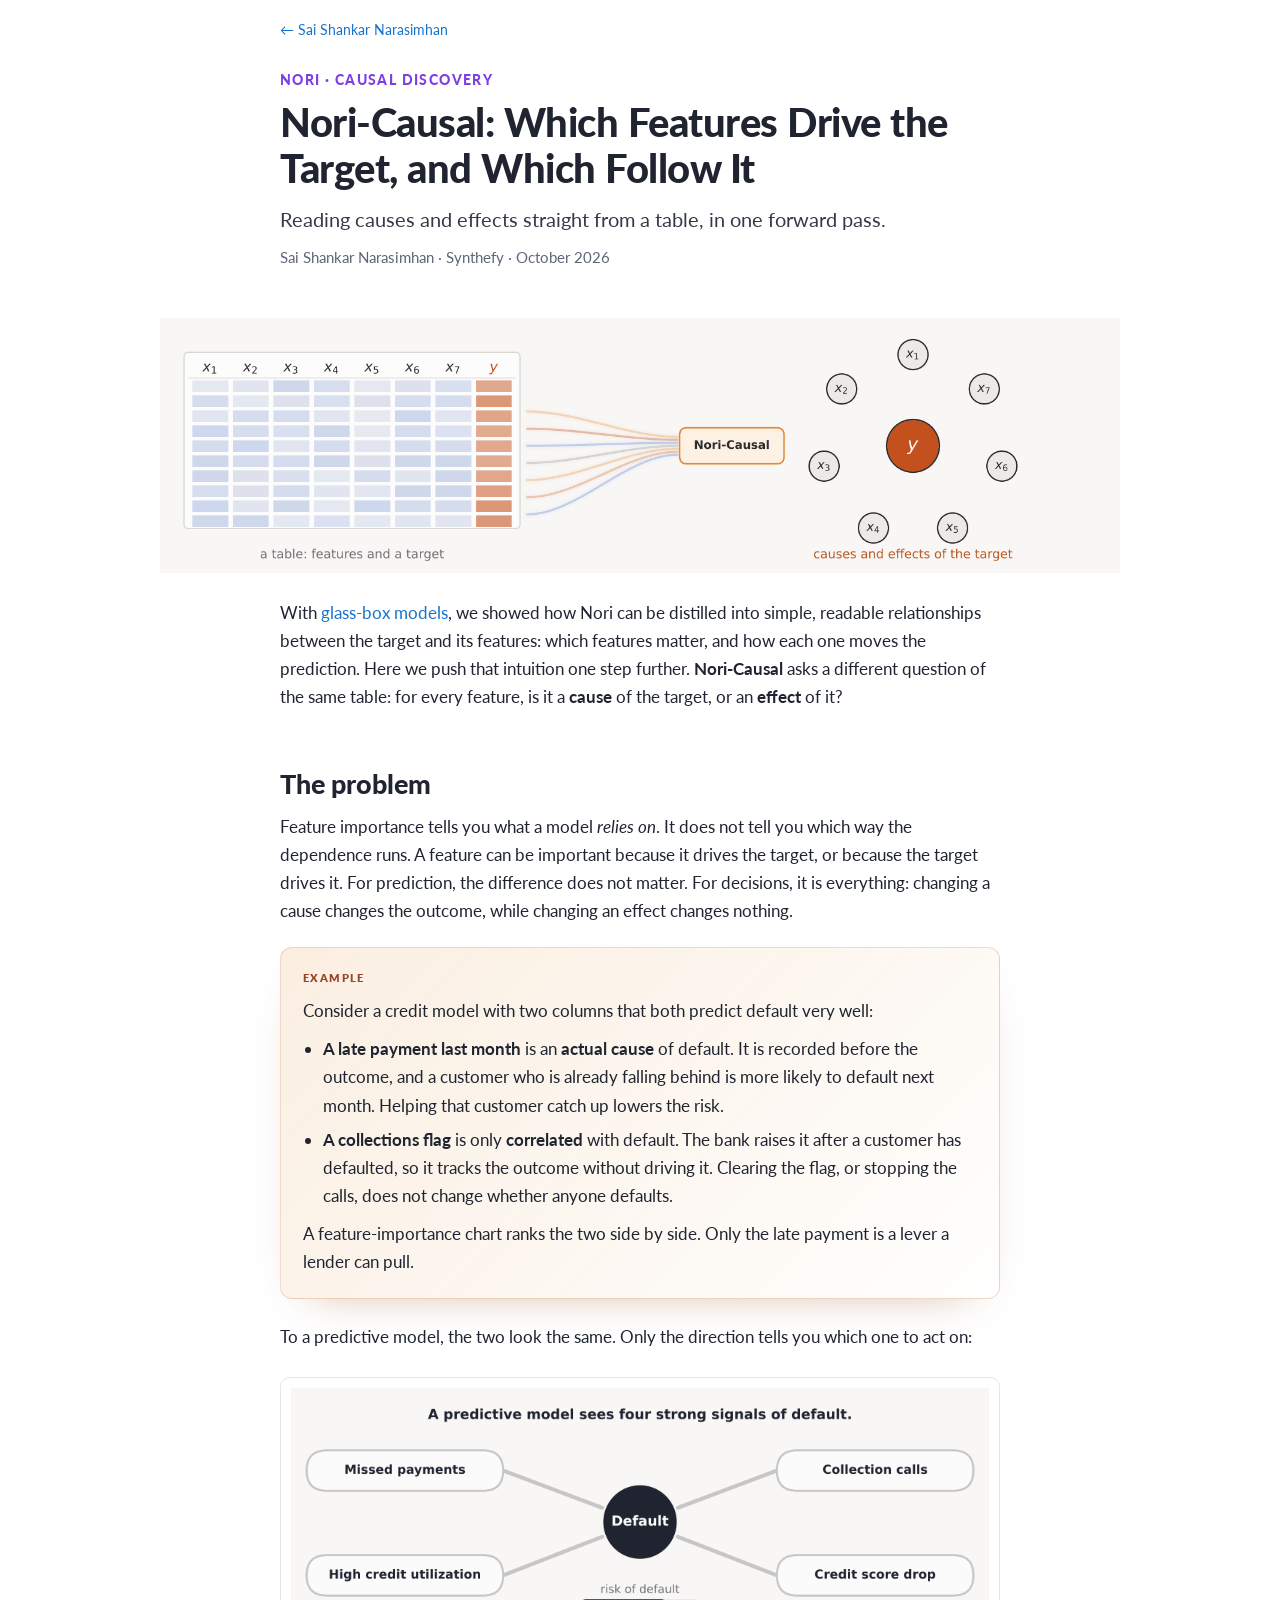
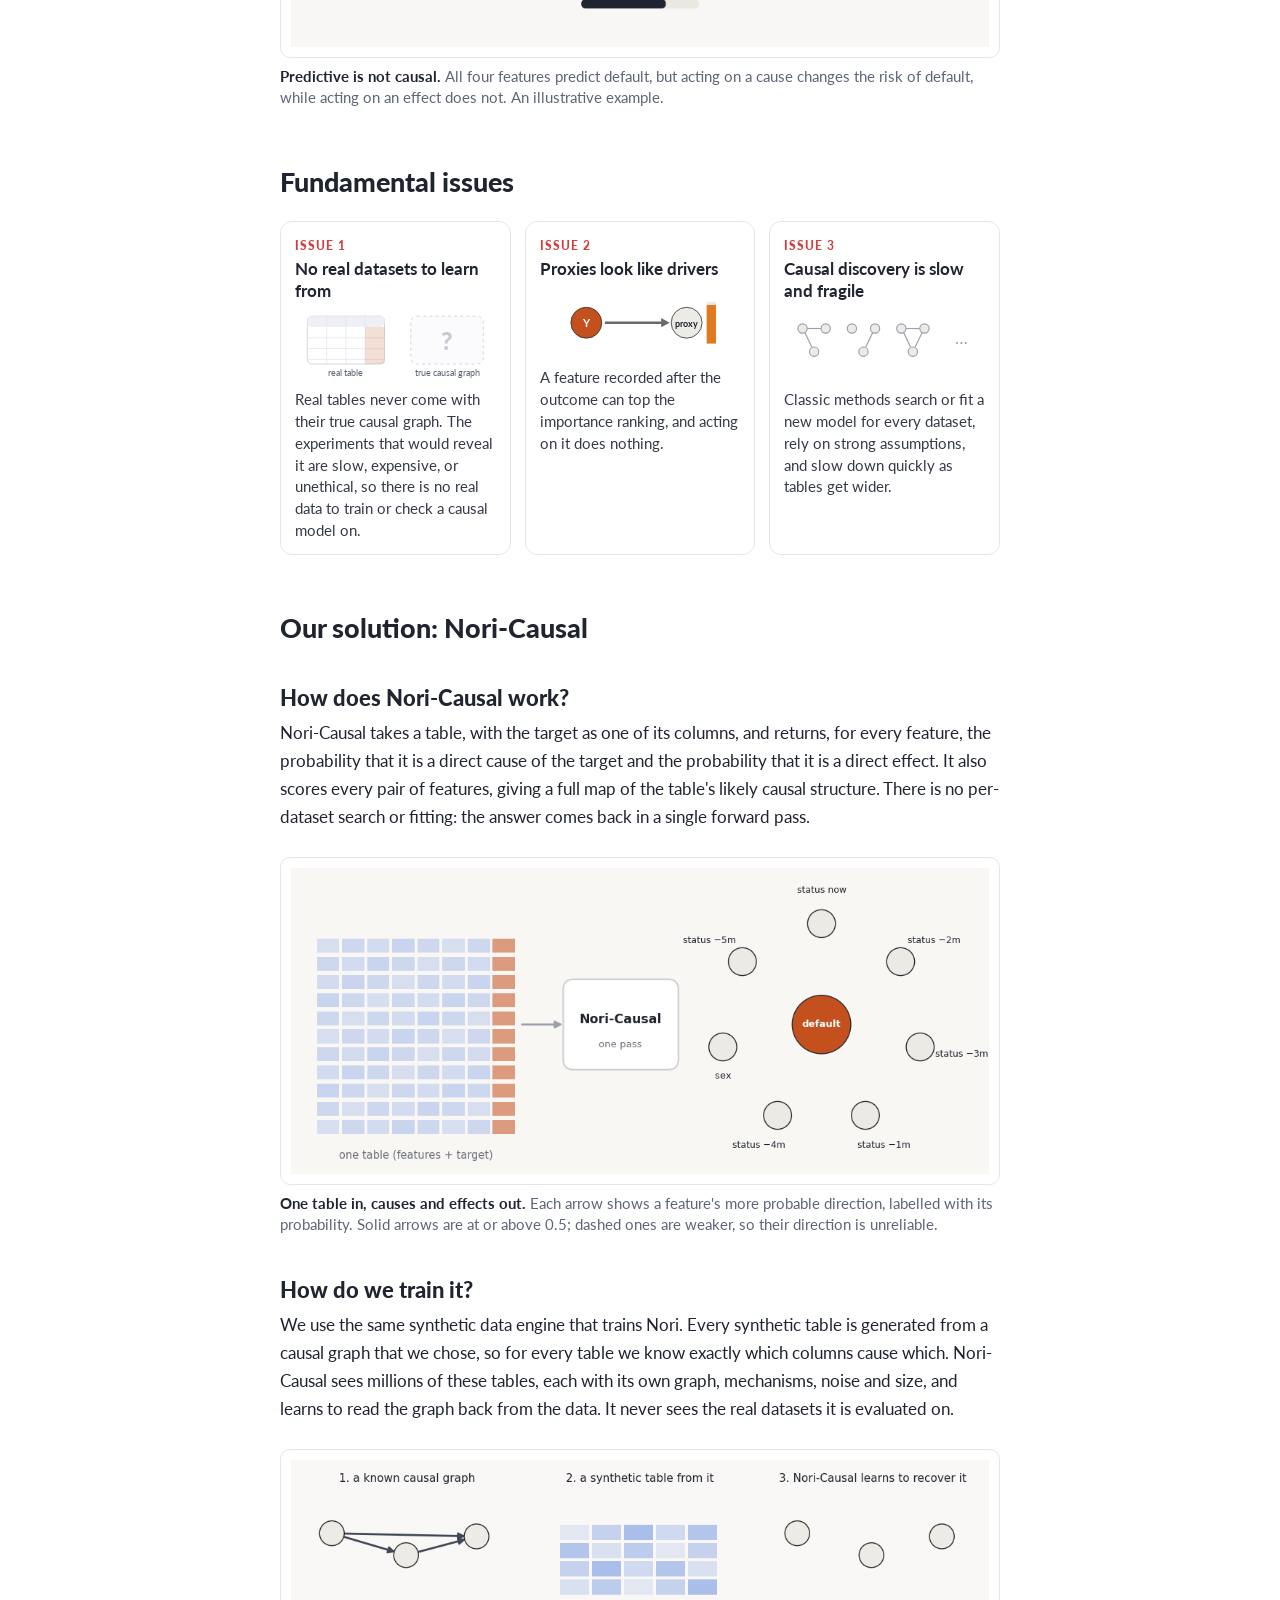
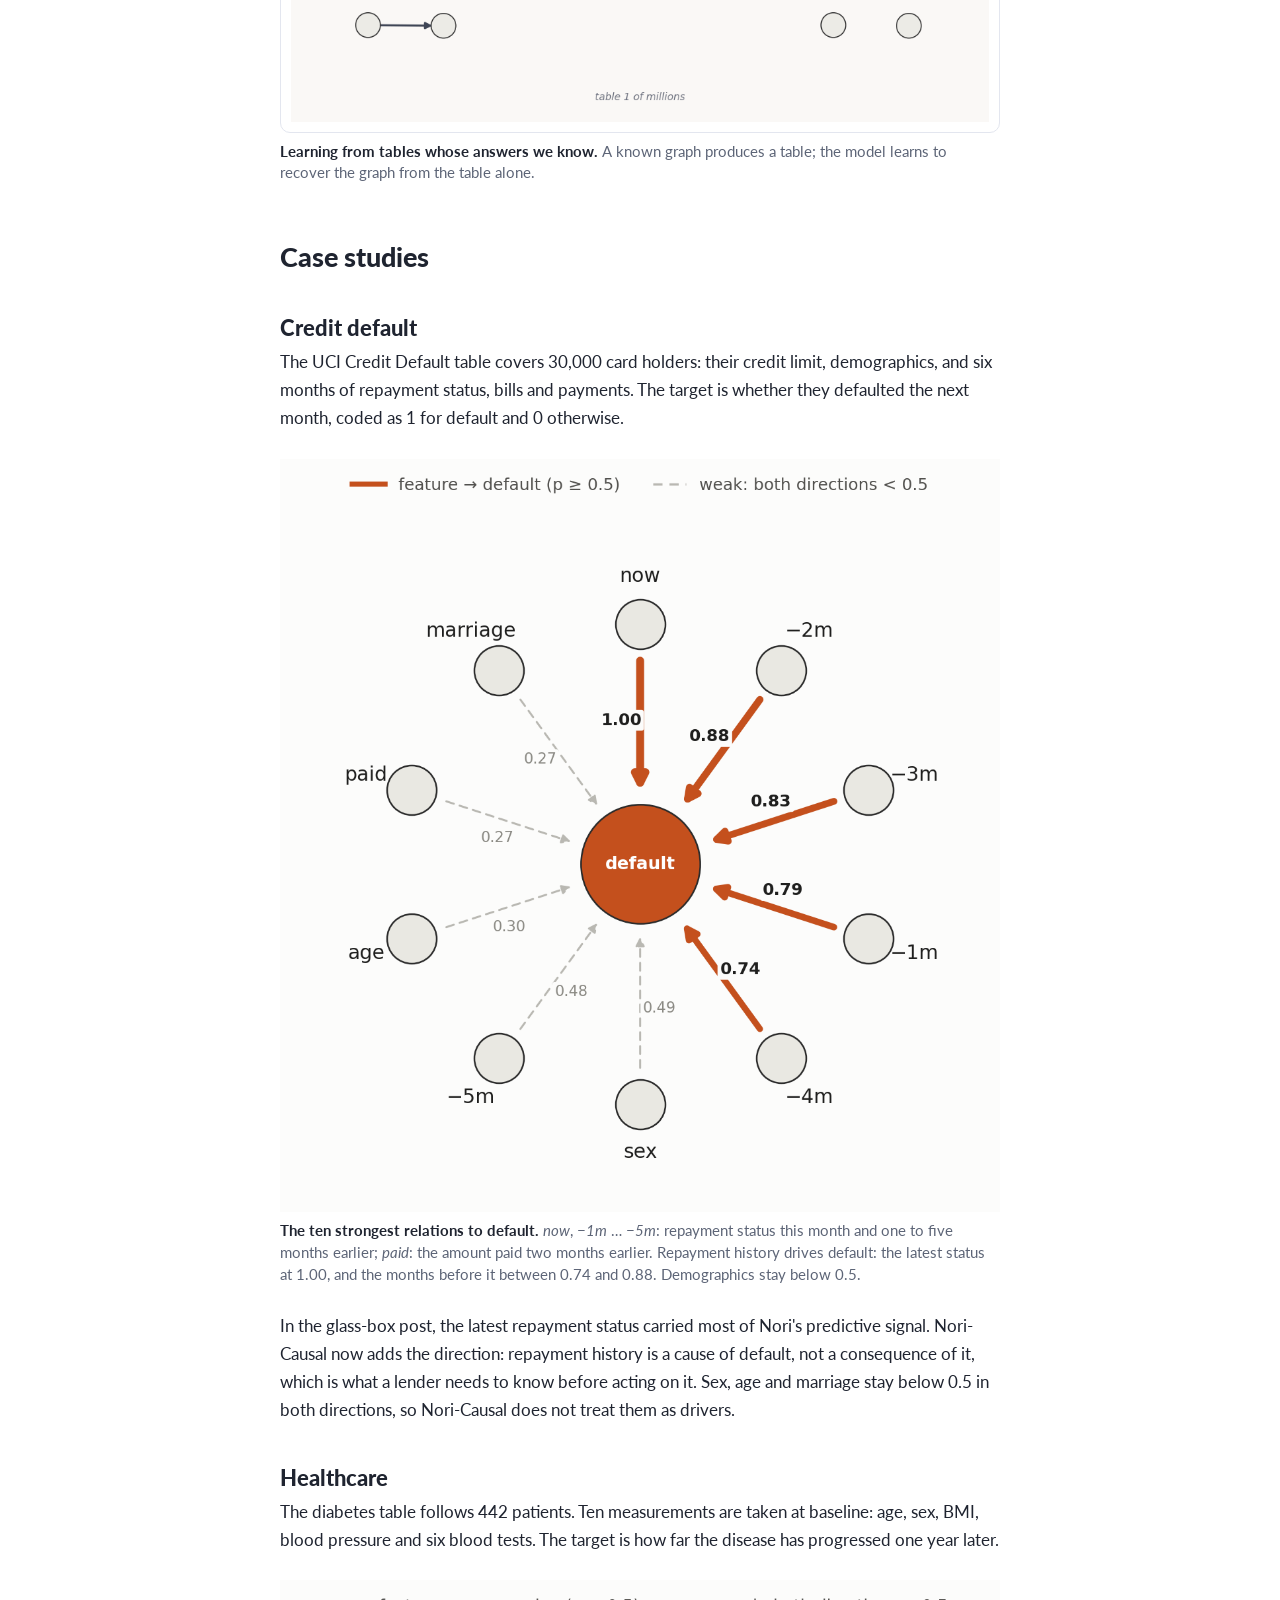
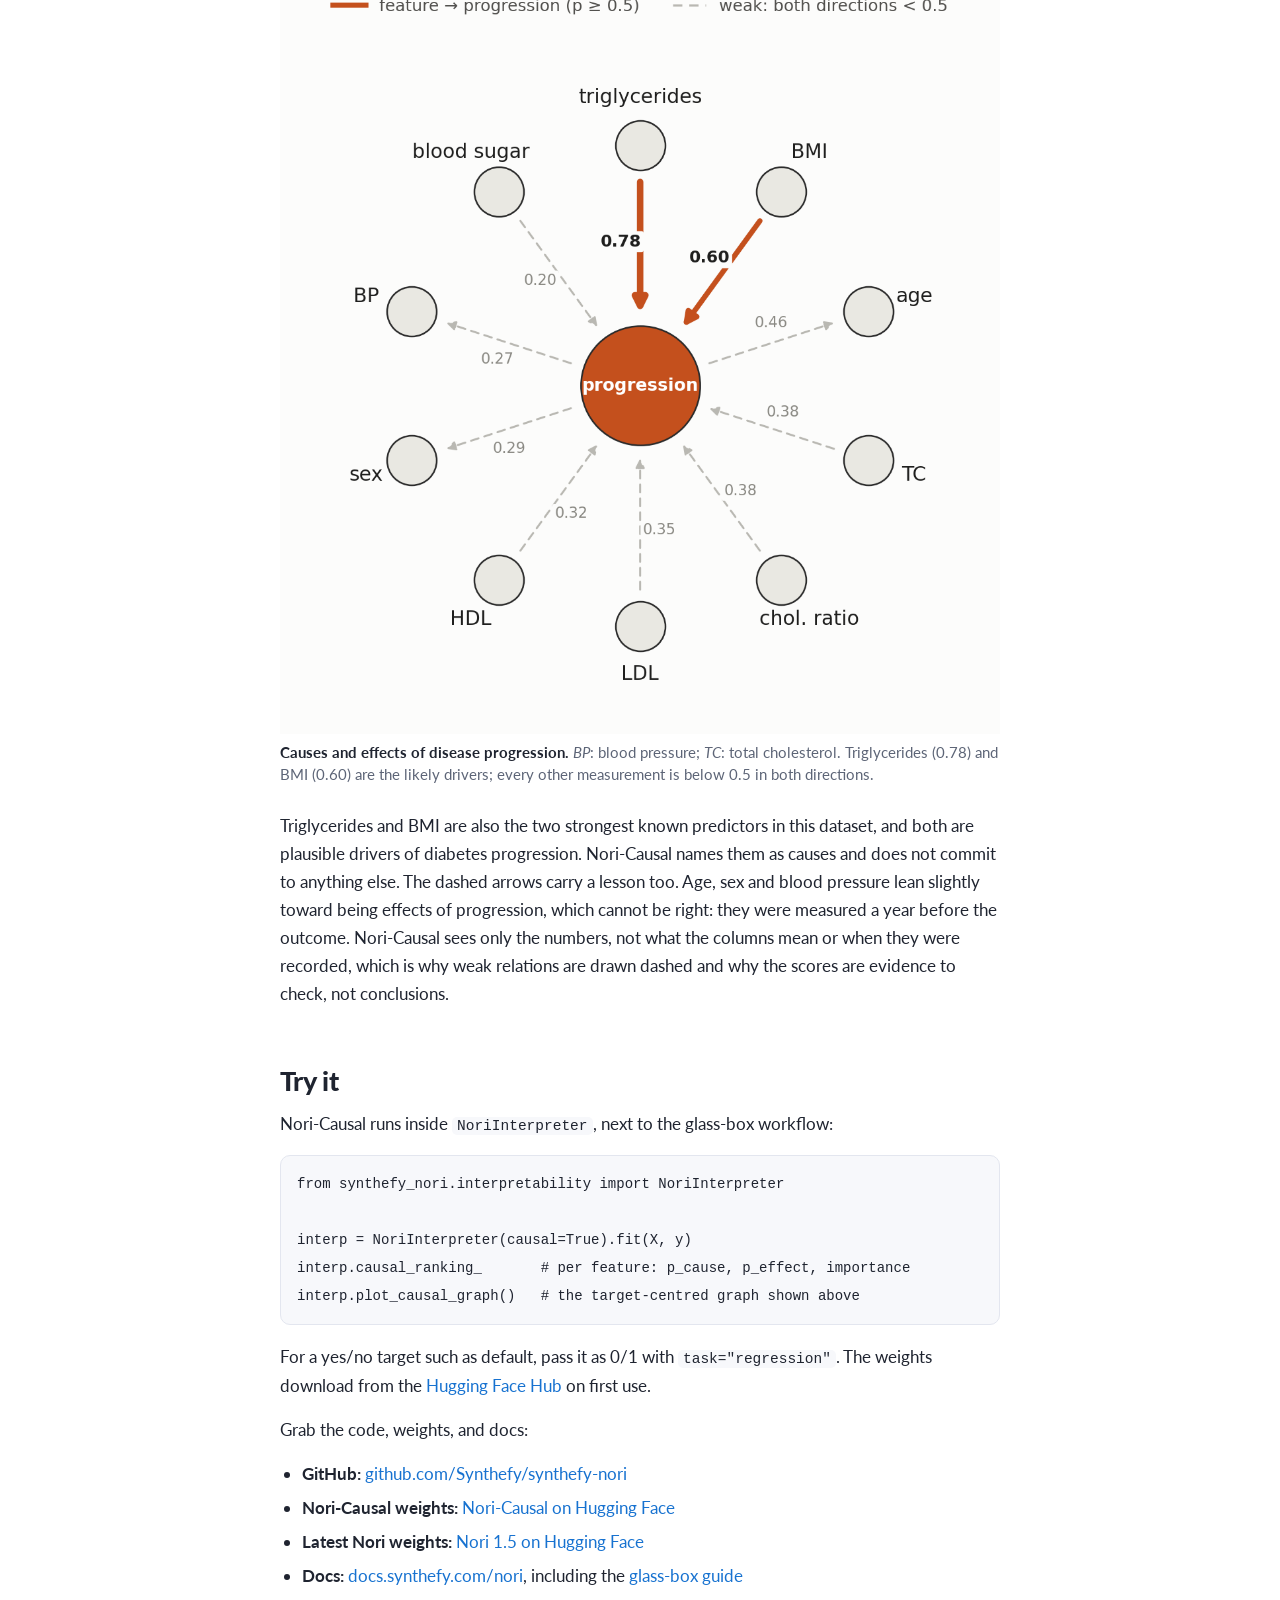
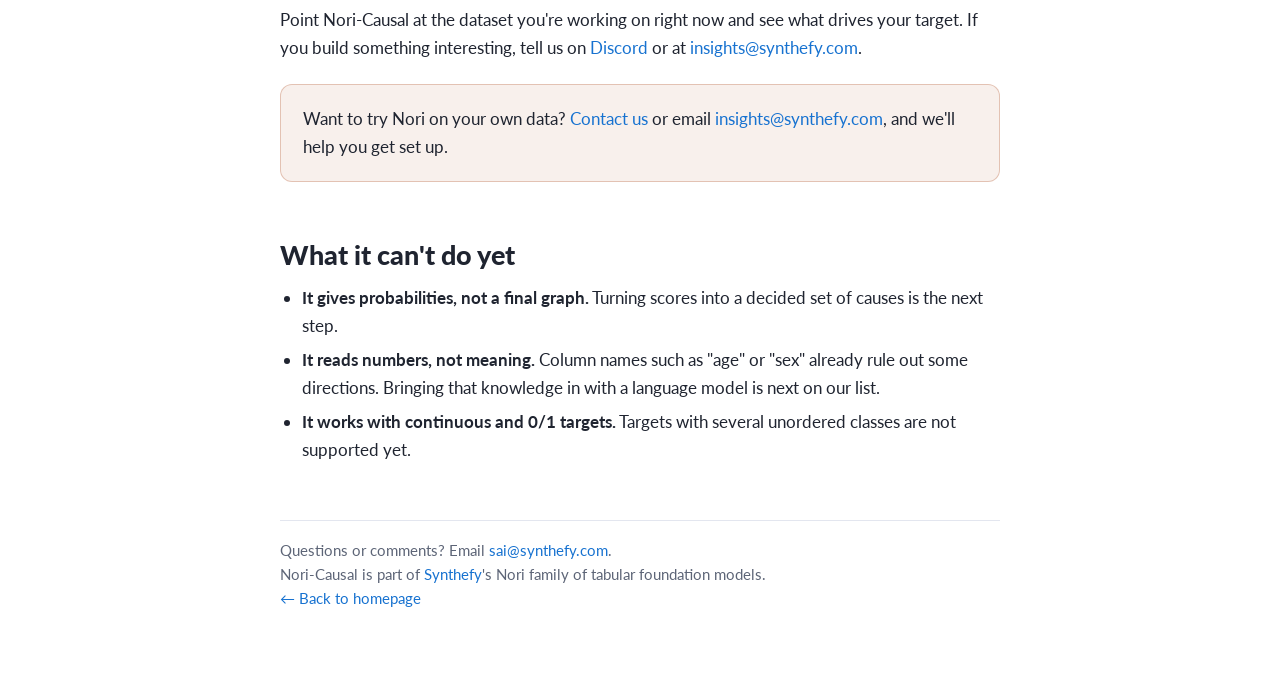
<file: blog/nori-causal/index.html>
<!DOCTYPE html>
<html lang="en">
<head>
<meta charset="UTF-8">
<meta name="viewport" content="width=device-width, initial-scale=1">
<title>Nori-Causal: Causes and Effects from a Table | Sai Shankar Narasimhan</title>
<meta name="author" content="Sai Shankar Narasimhan">
<meta name="description" content="Nori-Causal reads which features drive a target and which follow it, straight from a table, in one forward pass. Case studies on credit default and diabetes.">
<meta property="og:type" content="article">
<meta property="og:title" content="Nori-Causal: Which Features Drive the Target, and Which Follow It">
<meta property="og:description" content="Causes and effects, read straight from a table in one forward pass. Case studies on credit default and diabetes.">
<meta property="og:url" content="https://saishankarn.github.io/blog/nori-causal/">
<meta property="og:image" content="https://saishankarn.github.io/blog/nori-causal/img/og.jpg">
<meta name="twitter:card" content="summary_large_image">
<link rel="preconnect" href="https://fonts.googleapis.com">
<link rel="preconnect" href="https://fonts.gstatic.com" crossorigin>
<link href="https://fonts.googleapis.com/css2?family=Lato:ital,wght@0,400;0,700;0,900;1,400&display=swap" rel="stylesheet">
<style>
  :root {
    --ink: #1f2430;
    --muted: #5d6577;
    --line: #e3e6ef;
    --panel: #f7f8fb;
    --blue: #1772d0;
    --orange: #e07a1f;
    --purple: #7b3fe4;
    --green: #1f9d55;
    --red: #d23f3f;
  }
  * { box-sizing: border-box; }
  html { scroll-behavior: smooth; }
  body {
    margin: 0;
    background: #ffffff;
    color: var(--ink);
    font-family: 'Lato', Verdana, Helvetica, sans-serif;
    font-size: 17px;
    line-height: 1.65;
    -webkit-font-smoothing: antialiased;
  }
  a { color: var(--blue); text-decoration: none; }
  a:hover { color: #f09228; }
  .wrap { max-width: 760px; margin: 0 auto; padding: 0 20px 64px; }
  .topnav { max-width: 760px; margin: 0 auto; padding: 18px 20px 0; font-size: 14px; }
  header.hero { padding: 28px 0 8px; }
  h1 { font-size: 40px; line-height: 1.15; font-weight: 900; margin: 0 0 14px; letter-spacing: -0.5px; }
  h2 { font-size: 27px; line-height: 1.25; margin: 56px 0 12px; font-weight: 900; }
  h3 { font-size: 22px; line-height: 1.3; margin: 40px 0 6px; font-weight: 900; }
  p { margin: 0 0 16px; }
  .kicker { font-size: 13.5px; font-weight: 900; letter-spacing: 1.4px; text-transform: uppercase; color: var(--purple); margin-bottom: 8px; }
  .dek { font-size: 20px; line-height: 1.4; color: #343a47; margin: 0 0 12px; }
  .byline { color: var(--muted); font-size: 15px; margin-bottom: 14px; }
  .badges { display: flex; flex-wrap: wrap; gap: 8px; margin: 6px 0 4px; }
  .badge { display: inline-block; font-size: 13px; font-weight: 700; padding: 4px 11px; border-radius: 999px; background: #eef4fd; color: var(--blue); border: 1px solid #cfe0f7; white-space: nowrap; }
  .badge.spot { background: #fff1f1; color: var(--red); border-color: #f5cccc; }
  .eyebrow { font-size: 13px; font-weight: 700; letter-spacing: 1.2px; text-transform: uppercase; color: var(--muted); margin: 56px 0 -40px; }
  .tldr { background: var(--panel); border: 1px solid var(--line); border-radius: 12px; padding: 16px 20px; margin: 22px 0 8px; font-size: 16px; }
  .tldr b:first-child { display: block; font-size: 13px; letter-spacing: 1.2px; text-transform: uppercase; color: var(--muted); margin-bottom: 4px; }
  .tldr p { margin: 0; }

  figure { margin: 26px 0; }
  figure img, figure svg { width: 100%; height: auto; display: block; }
  figure.card img { border: 1px solid var(--line); border-radius: 10px; padding: 10px; background: #fff; }
  figcaption { font-size: 14.5px; color: var(--muted); margin-top: 8px; line-height: 1.5; }
  figcaption b { color: var(--ink); }
  .wide > figcaption { max-width: 760px; margin-left: auto; margin-right: auto; padding: 0 0; }
  .wide { width: min(960px, calc(100vw - 40px)); position: relative; left: 50%; transform: translateX(-50%); }
  .fig-row { display: grid; grid-template-columns: 1.75fr 1fr; gap: 18px; align-items: end; }

  .problems { display: grid; grid-template-columns: repeat(3, 1fr); gap: 14px; margin: 22px 0 10px; }
  .pcard { border: 1px solid var(--line); border-radius: 12px; padding: 14px 14px 12px; background: #fff; }
  ul.steps { padding-left: 22px; margin: 0 0 16px; }
  ul.steps li { margin: 6px 0; }
  p.q { font-size: 21px; line-height: 1.35; font-weight: 900; margin: 40px 0 14px; color: var(--ink); }
  h4.sub { font-size: 19px; line-height: 1.3; margin: 34px 0 8px; font-weight: 900; }
  .pcard .num { font-size: 12px; font-weight: 900; color: var(--red); letter-spacing: 1px; text-transform: uppercase; }
  .pcard h4 { margin: 2px 0 8px; font-size: 17px; line-height: 1.3; }
  .pcard svg { width: 100%; height: auto; display: block; margin: 4px 0 10px; }
  .pcard p { font-size: 14.5px; line-height: 1.5; margin: 0; color: #343a47; }

  .prompts { list-style: none; padding: 0; margin: 18px 0 8px; display: grid; gap: 10px; }
  .prompt { border: 1px solid var(--line); background: #fff; border-radius: 12px; padding: 12px 16px; font-size: 18px; line-height: 1.45; }
  .prompt::before { content: "\201C"; color: #c5cad6; font-size: 30px; line-height: 0; vertical-align: -10px; margin-right: 4px; font-weight: 900; }
  .t { color: var(--blue); font-weight: 700; }
  .s { color: var(--orange); font-weight: 700; }
  .c { color: var(--purple); font-weight: 700; }
  .legend { font-size: 13.5px; color: var(--muted); margin: 6px 0 0; }
  .legend span { margin-right: 14px; }

  .example { border: 1px solid rgba(180, 83, 9, 0.2); border-radius: 12px; padding: 21px 22px 22px; margin: 22px 0 24px;
    background-image: linear-gradient(135deg, rgba(217, 119, 6, 0.12) 0%, rgba(217, 119, 6, 0.043) 68%, rgba(255, 255, 255, 0.32) 100%);
    box-shadow: rgba(146, 64, 14, 0.55) 0 18px 44px -32px; }
  .example-label { display: block; font-size: 11px; font-weight: 800; letter-spacing: 1.4px; text-transform: uppercase; color: #984525; margin-bottom: 10px; }
  .example p { margin: 0 0 10px; }
  .example p:last-child { margin: 0; }
  .example ul { margin: 0 0 10px; padding-left: 20px; }
  .example li { margin: 6px 0; }
  .box { border-radius: 12px; padding: 14px 18px; margin: 18px 0; border: 1px solid; }
  .box .lbl { display: block; font-size: 12.5px; font-weight: 900; letter-spacing: 1.2px; text-transform: uppercase; margin-bottom: 4px; }
  .box ul { margin: 4px 0 0; padding-left: 20px; }
  .box li { margin: 4px 0; }
  .box p { margin: 0; }
  .box.problem { background: #fff6f6; border-color: #f3d2d2; }
  .box.problem .lbl { color: var(--red); }
  .box.insight { background: #f5f1ff; border-color: #ddd0fb; }
  .box.insight .lbl { color: var(--purple); }
  .box.obs { background: #f0f6fe; border-color: #cfe0f7; }
  .box.obs .lbl { color: var(--blue); }
  .keyobs { background: #f5f1ff; border: 2px solid var(--purple); border-radius: 14px; padding: 18px 22px; margin: 22px 0; font-size: 19px; line-height: 1.5; }
  .keyobs .lbl { display: block; font-size: 12.5px; font-weight: 900; letter-spacing: 1.2px; text-transform: uppercase; color: var(--purple); margin-bottom: 4px; }

  .papers { display: grid; grid-template-columns: repeat(3, 1fr); gap: 14px; margin: 20px 0 6px; }
  .papers.two { grid-template-columns: repeat(2, 1fr); }
  .paper { border: 1px solid var(--line); border-radius: 12px; padding: 16px; background: #fff; display: flex; flex-direction: column; }
  .paper .venue { font-size: 13px; font-weight: 900; color: var(--blue); }
  .paper .venue em { font-style: normal; color: var(--red); }
  .paper .ttl { font-weight: 900; font-size: 16px; line-height: 1.3; margin: 6px 0 6px; color: var(--ink); }
  .paper .auth { font-size: 13px; color: var(--muted); line-height: 1.45; margin-bottom: 10px; }
  .paper .ctx { font-size: 13.5px; line-height: 1.45; margin-bottom: 12px; }
  .paper .ctx b { color: var(--purple); }
  .paper .links { margin-top: auto; font-size: 14px; display: flex; flex-wrap: wrap; gap: 4px 12px; }

  .phead { display: flex; flex-wrap: wrap; align-items: baseline; gap: 6px 12px; margin: 44px 0 4px; }
  .phead h3 { margin: 0; }
  .plinks { font-size: 14.5px; color: var(--muted); margin-bottom: 10px; }
  .plinks a { margin-right: 12px; }
  .stream { margin-top: 64px; padding-top: 22px; border-top: 3px solid var(--ink); }
  .stream .eye { font-size: 13px; font-weight: 900; letter-spacing: 1.4px; text-transform: uppercase; color: var(--muted); }
  .stream h2 { margin-top: 2px; }

  .stats { display: grid; grid-template-columns: repeat(3, 1fr); gap: 12px; margin: 20px 0 8px; }
  .stat { background: var(--panel); border: 1px solid var(--line); border-radius: 12px; padding: 12px 14px; }
  .stat .v { font-size: 26px; font-weight: 900; line-height: 1.15; color: var(--ink); }
  .stat .k { font-size: 13.5px; color: var(--muted); line-height: 1.4; margin-top: 2px; }

  table { border-collapse: collapse; width: 100%; font-size: 15px; }
  th, td { text-align: left; padding: 9px 10px; border-bottom: 1px solid var(--line); vertical-align: top; }
  th { font-size: 13px; text-transform: uppercase; letter-spacing: .8px; color: var(--muted); }
  .cmp td:not(:first-child), .cmp th:not(:first-child) { text-align: center; }
  .yes { color: var(--green); font-weight: 900; }
  .no { color: var(--red); font-weight: 900; }
  .tablewrap { overflow-x: auto; margin: 16px 0; }
  .cmp { max-width: 520px; }
  .cmp th { text-transform: none; font-size: 14px; letter-spacing: 0; color: var(--ink); }
  .duo { display: grid; grid-template-columns: 1fr 1fr; gap: 16px; }
  .m-only, .m-inline { display: none; }
  .scrollx { overflow-x: auto; -webkit-overflow-scrolling: touch; }

  ul.links { padding-left: 22px; margin: 0 0 16px; }
  ul.links li { margin: 6px 0; }
  .cta { margin: 22px 0 8px; padding: 20px 22px; border-radius: 12px; border: 1px solid rgba(180, 88, 48, 0.3); background: rgba(180, 88, 48, 0.09); }
  footer { margin-top: 56px; padding-top: 18px; border-top: 1px solid var(--line); font-size: 14.5px; color: var(--muted); }

  @media (max-width: 760px) {
    body { font-size: 16.5px; }
    h1 { font-size: 31px; }
    h2 { font-size: 24px; }
    .problems, .papers, .papers.two, .stats { grid-template-columns: 1fr; }
    .fig-row, .duo { grid-template-columns: 1fr; }
    .d-only { display: none; }
    .m-only { display: block; }
    .m-inline { display: inline; }
    .scrollx img { min-width: 760px; }
    .m-only svg { max-width: 420px; margin: 0 auto; }
    .prompt { font-size: 16.5px; }
    .keyobs { font-size: 17.5px; }
  }
  code { font-family: ui-monospace, SFMono-Regular, Menlo, Consolas, monospace; font-size: 14.5px; background: var(--panel); padding: 1px 5px; border-radius: 5px; }
  pre { background: var(--panel); border: 1px solid var(--line); border-radius: 10px; padding: 14px 16px; overflow-x: auto; margin: 14px 0 18px; }
  pre code { background: none; padding: 0; font-size: 14px; line-height: 1.55; }
</style>

</head>
<body>
<nav class="topnav"><a href="../../index.html">&larr; Sai Shankar Narasimhan</a></nav>
<main class="wrap">

<header class="hero">
  <div class="kicker">Nori &middot; Causal discovery</div>
  <h1>Nori-Causal: Which Features Drive the Target, and Which Follow It</h1>
  <div class="dek">Reading causes and effects straight from a table, in one forward pass.</div>
  <div class="byline">Sai Shankar Narasimhan &middot; Synthefy &middot; October 2026</div>
</header>

<figure class="wide">
  <img src="img/hero.gif" width="1600" height="425" alt="Animation: a table with feature columns x1 to x7 and a target column y flows into Nori-Causal, and a causal graph is built around y one arrow at a time: solid arrows from its causes, a gray arrow to an effect and dashed arrows for weak relations">
</figure>

<p>With <a href="https://www.synthefy.com/blog/nori-interpretability">glass-box models</a>, we showed how Nori can be distilled into simple, readable relationships between the target and its features: which features matter, and how each one moves the prediction. Here we push that intuition one step further. <b>Nori-Causal</b> asks a different question of the same table: for every feature, is it a <b>cause</b> of the target, or an <b>effect</b> of it?</p>

<h2 id="problem">The problem</h2>
<p>Feature importance tells you what a model <i>relies on</i>. It does not tell you which way the dependence runs. A feature can be important because it drives the target, or because the target drives it. For prediction, the difference does not matter. For decisions, it is everything: changing a cause changes the outcome, while changing an effect changes nothing.</p>
<aside class="example">
  <span class="example-label">Example</span>
  <p>Consider a credit model with two columns that both predict default very well:</p>
  <ul>
    <li><b>A late payment last month</b> is an <b>actual cause</b> of default. It is recorded before the outcome, and a customer who is already falling behind is more likely to default next month. Helping that customer catch up lowers the risk.</li>
    <li><b>A collections flag</b> is only <b>correlated</b> with default. The bank raises it after a customer has defaulted, so it tracks the outcome without driving it. Clearing the flag, or stopping the calls, does not change whether anyone defaults.</li>
  </ul>
  <p>A feature-importance chart ranks the two side by side. Only the late payment is a lever a lender can pull.</p>
</aside>
<p>To a predictive model, the two look the same. Only the direction tells you which one to act on:</p>

<figure class="card">
  <img src="img/problem.gif" width="960" height="356" alt="Animation: missed payments, high credit utilization, collection calls and a credit score drop all predict default; arrows then show the first two as causes and the last two as effects; reducing missed payments lowers the risk of default, while stopping the collection calls leaves it unchanged">
  <figcaption><b>Predictive is not causal.</b> All four features predict default, but acting on a cause changes the risk of default, while acting on an effect does not. An illustrative example.</figcaption>
</figure>

<h2 id="issues">Fundamental issues</h2>
<div class="problems">
  <div class="pcard">
    <div class="num">Issue 1</div>
    <h4>No real datasets to learn from</h4>
    <svg viewBox="0 0 260 90" role="img" aria-label="A real table comes without its true causal graph" xmlns="http://www.w3.org/2000/svg" font-family="Lato, Helvetica, Arial, sans-serif"><g transform="translate(16,8)"><rect x="0" y="0" width="100" height="62" rx="6" fill="#fff" stroke="#c9cbd3"/><rect x="0" y="0" width="100" height="14" rx="6" fill="#eef0f5"/><g stroke="#e3e6ef"><path d="M25 0 V62 M50 0 V62 M75 0 V62"/><path d="M0 28 H100 M0 42 H100 M0 56 H100"/></g><rect x="75" y="14" width="25" height="48" fill="#c4501d" opacity=".18"/></g><text x="66" y="86" text-anchor="middle" font-size="12" fill="#5d6577">real table</text><g transform="translate(150,8)"><rect x="0" y="0" width="94" height="62" rx="8" fill="#fbfbfd" stroke="#c9cbd3" stroke-dasharray="4 4"/><text x="47" y="44" text-anchor="middle" font-size="32" font-weight="900" fill="#c5cad6">?</text></g><text x="197" y="86" text-anchor="middle" font-size="12" fill="#5d6577">true causal graph</text></svg>
    <p>Real tables never come with their true causal graph. The experiments that would reveal it are slow, expensive, or unethical, so there is no real data to train or check a causal model on.</p>
  </div>
  <div class="pcard">
    <div class="num">Issue 2</div>
    <h4>Proxies look like drivers</h4>
    <svg viewBox="0 0 260 90" role="img" aria-label="The target points to a proxy feature that ranks high in importance" xmlns="http://www.w3.org/2000/svg" font-family="Lato, Helvetica, Arial, sans-serif"><circle cx="60" cy="45" r="20" fill="#c4501d" stroke="#2b2b2b"/><text x="60" y="51" text-anchor="middle" font-size="14" font-weight="700" fill="#fff">Y</text><circle cx="190" cy="45" r="20" fill="#ecebe6" stroke="#2b2b2b"/><text x="190" y="51" text-anchor="middle" font-size="12" font-weight="700" fill="#1f2430">proxy</text><line x1="84" y1="45" x2="160" y2="45" stroke="#6b6a66" stroke-width="3"/><polygon points="168,45 157,39 157,51" fill="#6b6a66"/><rect x="216" y="18" width="12" height="54" fill="#e8e9ee"/><rect x="216" y="22" width="12" height="50" fill="#e07a1f"/></svg>
    <p>A feature recorded after the outcome can top the importance ranking, and acting on it does nothing.</p>
  </div>
  <div class="pcard">
    <div class="num">Issue 3</div>
    <h4>Causal discovery is slow and fragile</h4>
    <svg viewBox="0 0 260 90" role="img" aria-label="Many candidate graphs searched one by one" xmlns="http://www.w3.org/2000/svg" font-family="Lato, Helvetica, Arial, sans-serif"><g stroke="#9aa0ad" stroke-width="1.5" fill="#ecebe6"><g transform="translate(14,14)"><circle cx="10" cy="10" r="6"/><circle cx="40" cy="10" r="6"/><circle cx="25" cy="40" r="6"/><line x1="16" y1="10" x2="34" y2="10"/><line x1="13" y1="15" x2="22" y2="34"/></g><g transform="translate(78,14)"><circle cx="10" cy="10" r="6"/><circle cx="40" cy="10" r="6"/><circle cx="25" cy="40" r="6"/><line x1="37" y1="15" x2="28" y2="34"/></g><g transform="translate(142,14)"><circle cx="10" cy="10" r="6"/><circle cx="40" cy="10" r="6"/><circle cx="25" cy="40" r="6"/><line x1="16" y1="10" x2="34" y2="10"/><line x1="37" y1="15" x2="28" y2="34"/><line x1="13" y1="15" x2="22" y2="34"/></g></g><text x="222" y="44" font-size="22" fill="#9aa0ad">&hellip;</text></svg>
    <p>Classic methods search or fit a new model for every dataset, rely on strong assumptions, and slow down quickly as tables get wider.</p>
  </div>
</div>

<h2 id="solution">Our solution: Nori-Causal</h2>

<h3 id="how">How does Nori-Causal work?</h3>
<p>Nori-Causal takes a table, with the target as one of its columns, and returns, for every feature, the probability that it is a direct cause of the target and the probability that it is a direct effect. It also scores every pair of features, giving a full map of the table's likely causal structure. There is no per-dataset search or fitting: the answer comes back in a single forward pass.</p>

<figure class="card">
  <img src="img/how_it_works.gif" alt="Animation: a table enters Nori-Causal and a graph grows around the target, one labelled arrow at a time">
  <figcaption><b>One table in, causes and effects out.</b> Each arrow shows a feature's more probable direction, labelled with its probability. Solid arrows are at or above 0.5; dashed ones are weaker, so their direction is unreliable.</figcaption>
</figure>

<h3 id="train">How do we train it?</h3>
<p>We use the same synthetic data engine that trains Nori. Every synthetic table is generated from a causal graph that we chose, so for every table we know exactly which columns cause which. Nori-Causal sees millions of these tables, each with its own graph, mechanisms, noise and size, and learns to read the graph back from the data. It never sees the real datasets it is evaluated on.</p>

<figure class="card">
  <img src="img/training.gif" alt="Animation: a known causal graph generates a synthetic table, and Nori-Causal learns to recover the graph from the table">
  <figcaption><b>Learning from tables whose answers we know.</b> A known graph produces a table; the model learns to recover the graph from the table alone.</figcaption>
</figure>

<h2 id="cases">Case studies</h2>

<h3 id="credit">Credit default</h3>
<p>The UCI Credit Default table covers 30,000 card holders: their credit limit, demographics, and six months of repayment status, bills and payments. The target is whether they defaulted the next month, coded as 1 for default and 0 otherwise.</p>

<figure>
  <img src="img/credit_graph.png" alt="Graph with default in the centre: solid arrows from repayment status now (1.00), two months ago (0.88), three months ago (0.83), one month ago (0.79) and four months ago (0.74); dashed arrows below 0.5 from sex, five months ago, age, the amount paid two months ago, and marriage">
  <figcaption><b>The ten strongest relations to default.</b> <i>now</i>, <i>−1m</i> … <i>−5m</i>: repayment status this month and one to five months earlier; <i>paid</i>: the amount paid two months earlier. Repayment history drives default: the latest status at 1.00, and the months before it between 0.74 and 0.88. Demographics stay below 0.5.</figcaption>
</figure>

<p>In the glass-box post, the latest repayment status carried most of Nori's predictive signal. Nori-Causal now adds the direction: repayment history is a cause of default, not a consequence of it, which is what a lender needs to know before acting on it. Sex, age and marriage stay below 0.5 in both directions, so Nori-Causal does not treat them as drivers.</p>

<h3 id="healthcare">Healthcare</h3>
<p>The diabetes table follows 442 patients. Ten measurements are taken at baseline: age, sex, BMI, blood pressure and six blood tests. The target is how far the disease has progressed one year later.</p>

<figure>
  <img src="img/diabetes_graph.png" alt="Graph with progression in the centre: solid arrows from triglycerides (0.78) and BMI (0.60); dashed arrows below 0.5 for the other eight measurements">
  <figcaption><b>Causes and effects of disease progression.</b> <i>BP</i>: blood pressure; <i>TC</i>: total cholesterol. Triglycerides (0.78) and BMI (0.60) are the likely drivers; every other measurement is below 0.5 in both directions.</figcaption>
</figure>

<p>Triglycerides and BMI are also the two strongest known predictors in this dataset, and both are plausible drivers of diabetes progression. Nori-Causal names them as causes and does not commit to anything else. The dashed arrows carry a lesson too. Age, sex and blood pressure lean slightly toward being effects of progression, which cannot be right: they were measured a year before the outcome. Nori-Causal sees only the numbers, not what the columns mean or when they were recorded, which is why weak relations are drawn dashed and why the scores are evidence to check, not conclusions.</p>

<h2 id="try">Try it</h2>
<p>Nori-Causal runs inside <code>NoriInterpreter</code>, next to the glass-box workflow:</p>
<pre><code>from synthefy_nori.interpretability import NoriInterpreter

interp = NoriInterpreter(causal=True).fit(X, y)
interp.causal_ranking_       # per feature: p_cause, p_effect, importance
interp.plot_causal_graph()   # the target-centred graph shown above</code></pre>
<p>For a yes/no target such as default, pass it as 0/1 with <code>task="regression"</code>. The weights download from the <a href="https://huggingface.co/Synthefy/Nori-Causal">Hugging Face Hub</a> on first use.</p>
<p>Grab the code, weights, and docs:</p>
<ul class="links">
  <li><b>GitHub:</b> <a href="https://github.com/Synthefy/synthefy-nori">github.com/Synthefy/synthefy-nori</a></li>
  <li><b>Nori-Causal weights:</b> <a href="https://huggingface.co/Synthefy/Nori-Causal">Nori-Causal on Hugging Face</a></li>
  <li><b>Latest Nori weights:</b> <a href="https://huggingface.co/Synthefy/Nori-1-5">Nori 1.5 on Hugging Face</a></li>
  <li><b>Docs:</b> <a href="https://docs.synthefy.com/nori/">docs.synthefy.com/nori</a>, including the <a href="https://docs.synthefy.com/nori/glassbox">glass-box guide</a></li>
</ul>
<p>Point Nori-Causal at the dataset you're working on right now and see what drives your target. If you build something interesting, tell us on <a href="https://discord.gg/jpsXMXGza">Discord</a> or at <a href="mailto:insights@synthefy.com">insights@synthefy.com</a>.</p>
<div class="cta">Want to try Nori on your own data? <a href="https://www.synthefy.com/contact">Contact us</a> or email <a href="mailto:insights@synthefy.com">insights@synthefy.com</a>, and we'll help you get set up.</div>

<h2 id="next">What it can't do yet</h2>
<ul class="steps">
  <li><b>It gives probabilities, not a final graph.</b> Turning scores into a decided set of causes is the next step.</li>
  <li><b>It reads numbers, not meaning.</b> Column names such as "age" or "sex" already rule out some directions. Bringing that knowledge in with a language model is next on our list.</li>
  <li><b>It works with continuous and 0/1 targets.</b> Targets with several unordered classes are not supported yet.</li>
</ul>

<footer>
  Questions or comments? Email <a href="mailto:sai@synthefy.com">sai@synthefy.com</a>.<br>
  Nori-Causal is part of <a href="https://www.synthefy.com/">Synthefy</a>'s Nori family of tabular foundation models.<br>
  <a href="../../index.html">&larr; Back to homepage</a>
</footer>

</main>
</body>
</html>
</file>
